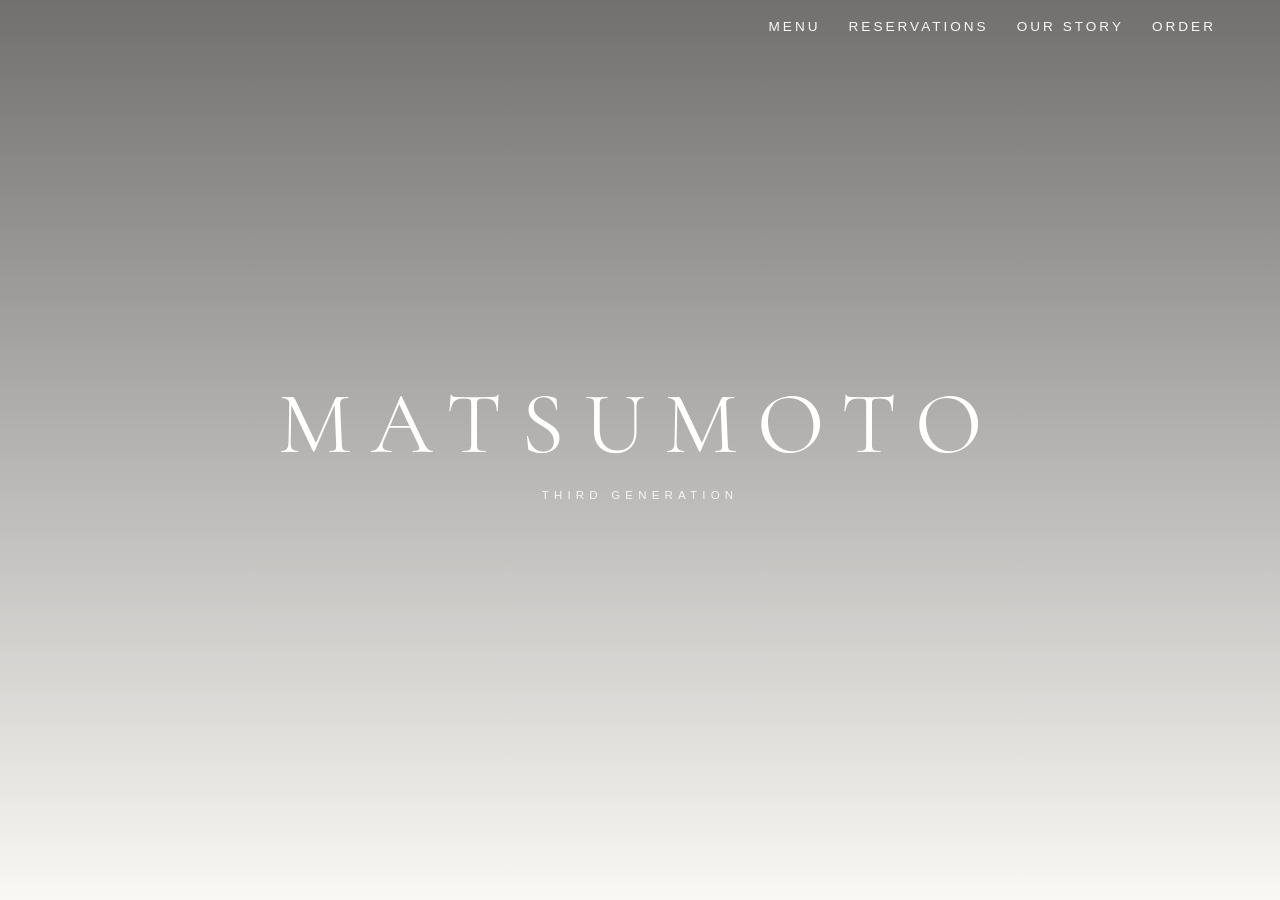
<file: index.html>
<!DOCTYPE html>
<html lang="en">

<head>
    <meta charset="UTF-8">
    <meta name="viewport" content="width=device-width, initial-scale=1.0">

    <link rel="preconnect" href="https://fonts.googleapis.com">
    <link rel="preconnect" href="https://fonts.gstatic.com" crossorigin>

    <link href="https://fonts.googleapis.com/css2?family=Cormorant+Garamond:wght@400&family=Inter:wght@300;400;500&display=swap" rel="stylesheet">
    <link rel="icon" type="image/png" href="assets/images/logo.png">

    <link rel="stylesheet" href="styles/globals.css">
    <link rel="stylesheet" href="styles/home.css">
    <title>Matsumoto</title>
</head>

<body>

    <main>
        <section class="hero">

            <header class="header">
                <nav class="navbar">
                    <a href="menu.html">MENU</a>
                    <a href="reservations.html">RESERVATIONS</a>
                    <a href="our-story.html">OUR STORY</a>
                    <a href="orders.html">ORDER</a>

                </nav>
            </header>

            <video
                autoplay
                loop
                muted
                playsinline
            >
                <source src="assets/videos/homepage-video.mp4" type="video/mp4">
            </video>

            <div class="hero-content">
                <h1>MATSUMOTO</h1>
                <p>THIRD GENERATION</p>
            </div>

        </section>

    </main>

</body>

</html>
</file>
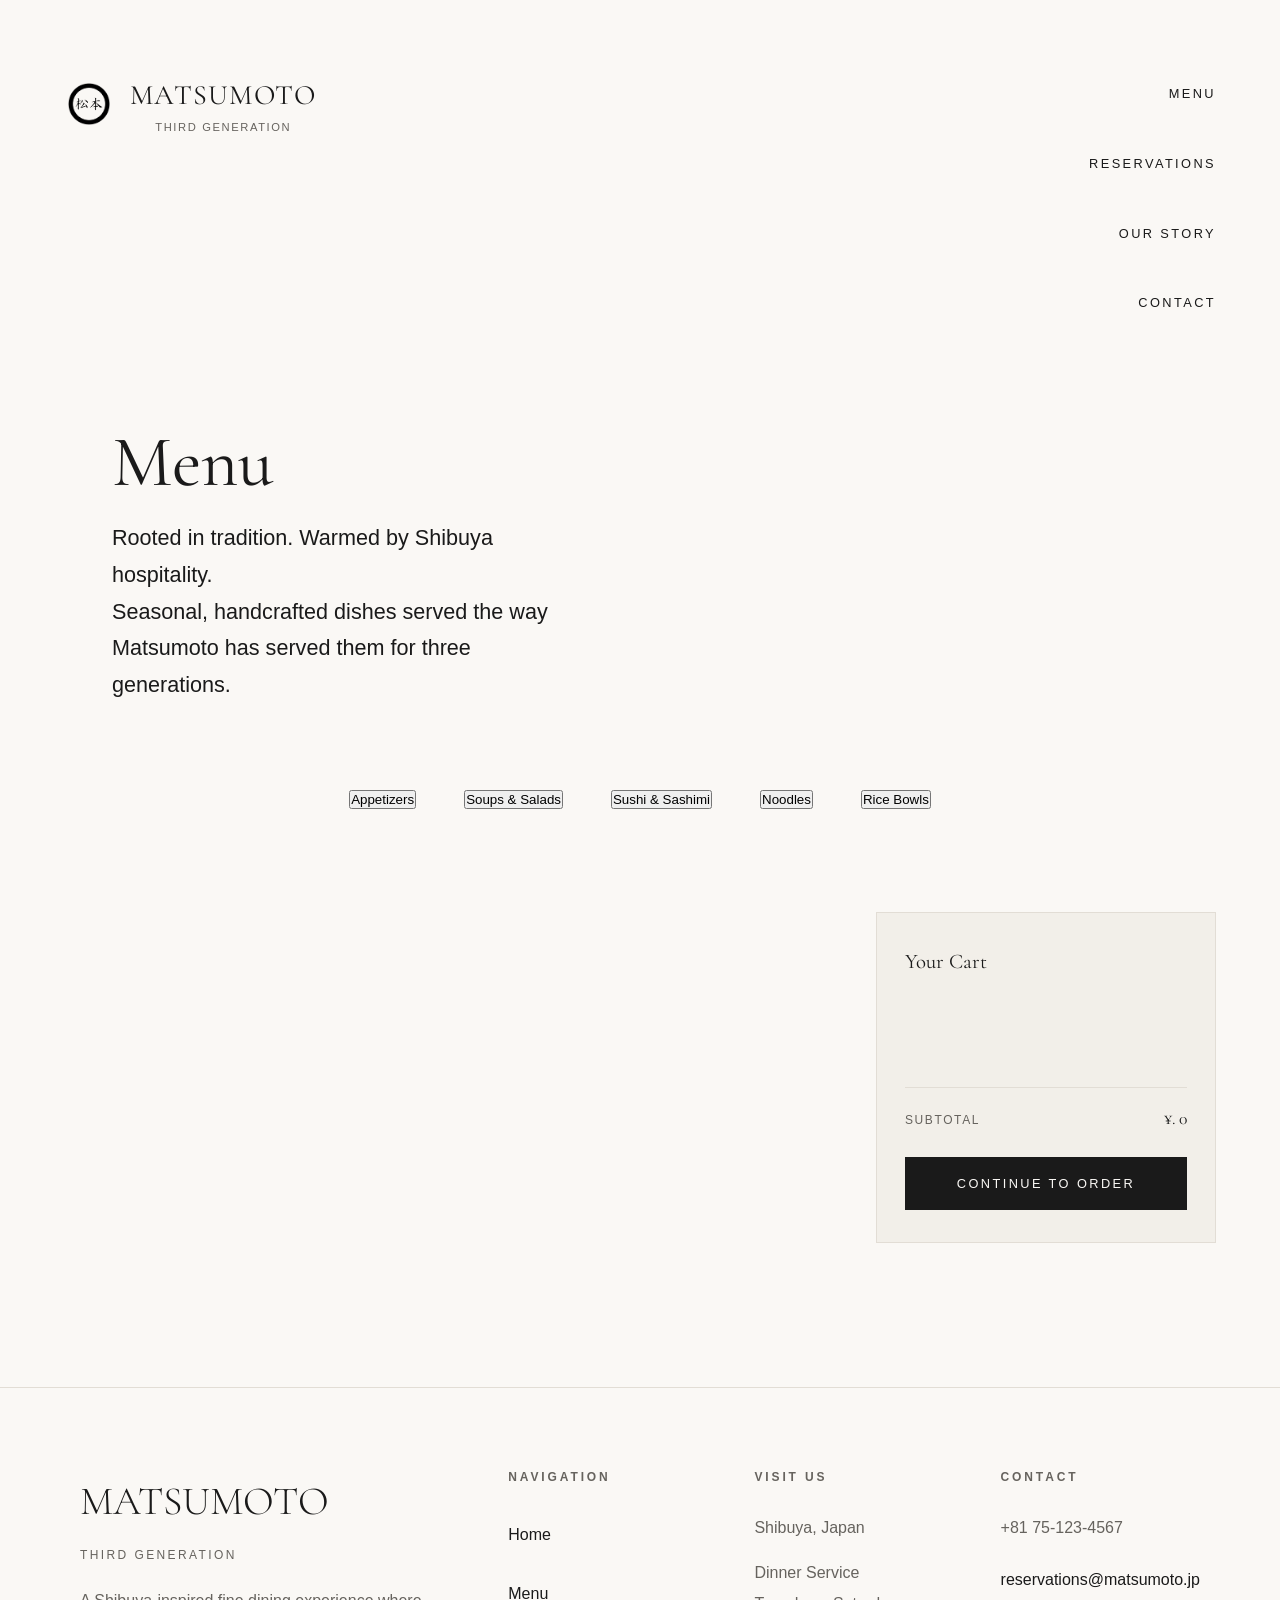
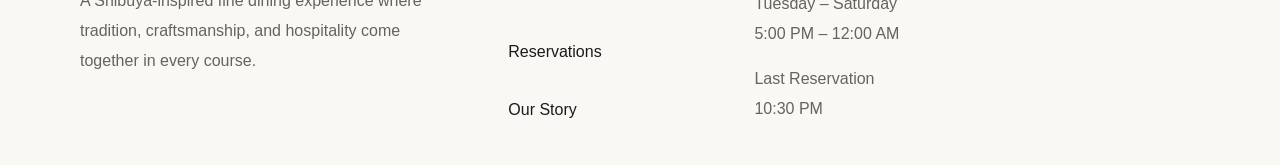
<file: menu.html>
<!DOCTYPE html>
<html lang="en">
<head>

    <meta charset="UTF-8">
    <meta name="viewport" content="width=device-width, initial-scale=1.0">
    <title>Menu | Matsumoto</title>
    <link rel="icon" type="image/png" href="assets/images/logo.png">

    <link rel="preconnect" href="https://fonts.googleapis.com">
    <link rel="preconnect" href="https://fonts.gstatic.com" crossorigin>
    <link href="https://fonts.googleapis.com/css2?family=Cormorant+Garamond:ital,wght@0,400;0,500;0,600;1,400&family=Fraunces:opsz,wght@9..144,340;9..144,350;9..144,600&family=Inter:wght@400;500;550;600&display=swap" rel="stylesheet">


    <link rel="stylesheet" href="styles/globals.css">
    <link rel="stylesheet" href="styles/components.css">
    <link rel="stylesheet" href="styles/menu.css">

</head>

<body>

    <header>
        <nav class="navbar">

            <a href="index.html" class="brand">
                <img src="assets/images/logo.png" alt="Matsumoto Logo" class="logo">
                <div>
                    <p class="brand-name">MATSUMOTO</p>
                    <p>Third Generation</p>
                </div>
            </a>

            <div class="nav-links">
                <a href="menu.html">MENU</a>
                <a href="reservations.html">RESERVATIONS</a>
                <a href="our-story.html">OUR STORY</a>
                <a href="#contact">CONTACT</a>
            </div>
        </nav>
    </header>

    <section class="hero">
        <div class="hero-content">
            <h1>Menu</h1>
            <p>
                Rooted in tradition. Warmed by Shibuya hospitality.
                <br>
                Seasonal, handcrafted dishes served the way Matsumoto has served them for three generations.
            </p>
        </div>
    </section>

    <!--suppress HtmlWrongAttributeValue -->
    <section class="menu-nav" role="tablist" aria-label="Menu categories">

        <button type="button" role="tab" id="tab-appetizers" aria-controls="appetizers" aria-selected="true" tabindex="0" class="active">Appetizers</button>
        <button type="button" role="tab" id="tab-soups-salads" aria-controls="soups-salads" aria-selected="false" tabindex="-1">Soups & Salads</button>
        <button type="button" role="tab" id="tab-sushi-sashimi" aria-controls="sushi-sashimi" aria-selected="false" tabindex="-1">Sushi & Sashimi</button>
        <button type="button" role="tab" id="tab-noodles" aria-controls="noodles" aria-selected="false" tabindex="-1">Noodles</button>
        <button type="button" role="tab" id="tab-rice-bowls" aria-controls="rice-bowls" aria-selected="false" tabindex="-1">Rice Bowls</button>

    </section>

    <main class="menu-layout">

        <section class="menu-categories">

            <div id="appetizers" class="active" role="tabpanel" aria-labelledby="tab-appetizers">
                <div class="placeholder">
                    <!-- I use js for food cards -->
                </div>
            </div>

            <div id="soups-salads" role="tabpanel" aria-labelledby="tab-soups-salads" hidden>
                <div class="placeholder">
                    <!-- I use js for food cards -->
                </div>
            </div>

            <div id="sushi-sashimi" role="tabpanel" aria-labelledby="tab-sushi-sashimi" hidden>
                <div class="placeholder">
                    <!-- I use js for food cards -->
                </div>
            </div>

            <div id="noodles" role="tabpanel" aria-labelledby="tab-noodles" hidden>
                <div class="placeholder">
                    <!-- I use js for food cards -->
                </div>
            </div>

            <div id="rice-bowls" role="tabpanel" aria-labelledby="tab-rice-bowls" hidden>
                <div class="placeholder">
                    <!-- I use js for food cards -->
                </div>
            </div>

        </section>

        <aside id="cart" class="cart" aria-label="Your order">
            <h2>Your Cart</h2>

            <div id="cart-items" aria-live="polite">
                <!-- Cart Items later with js -->
            </div>

            <div class="subtotal">
                <span>Subtotal</span>
                <span id="subtotal" aria-live="polite">¥. 0</span>
            </div>

            <a href="orders.html">
                Continue to Order
            </a>
        </aside>

    </main>

    <footer id="contact">

        <div class="footer">

            <div class="footer-brand">

                <h2>MATSUMOTO</h2>

                <p>

                    Third Generation

                </p>

                <p>

                    A Shibuya-inspired fine dining experience
                    where tradition, craftsmanship,
                    and hospitality come together
                    in every course.

                </p>

            </div>

            <div class="footer-navigation">

                <h3>Navigation</h3>

                <a href="index.html">Home</a>
                <a href="menu.html">Menu</a>
                <a href="reservations.html">Reservations</a>
                <a href="our-story.html">Our Story</a>

            </div>

            <div class="footer-visit">

                <h3>Visit Us</h3>

                <p>Shibuya, Japan</p>

                <p>

                    Dinner Service

                    <br>

                    Tuesday – Saturday

                    <br>

                    5:00 PM – 12:00 AM

                </p>

                <p>

                    Last Reservation

                    <br>

                    10:30 PM

                </p>

            </div>

            <div class="footer-contact">

                <h3>Contact</h3>

                <p>+81 75-123-4567</p>

                <a href="mailto:reservations@matsumoto.jp">

                    reservations@matsumoto.jp

                </a>

            </div>

        </div>

    </footer>

</body>
</html>
</file>
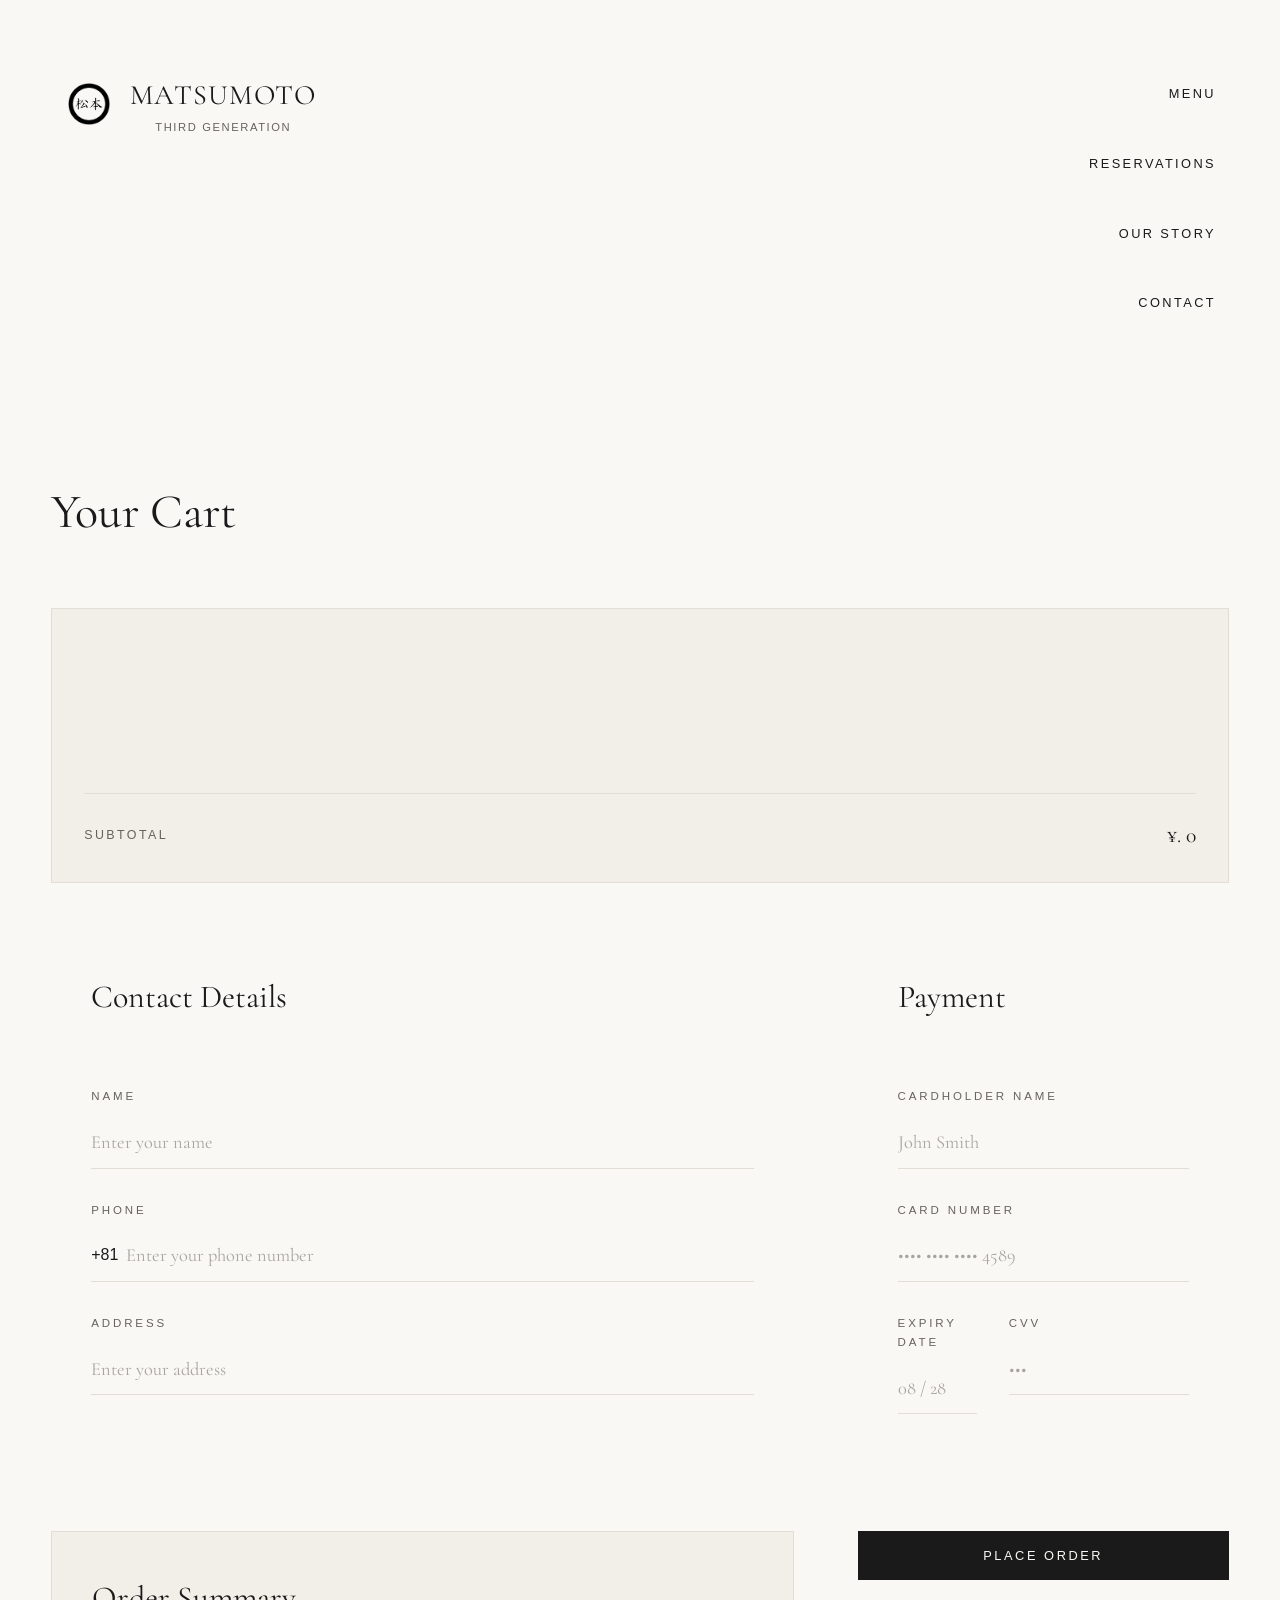
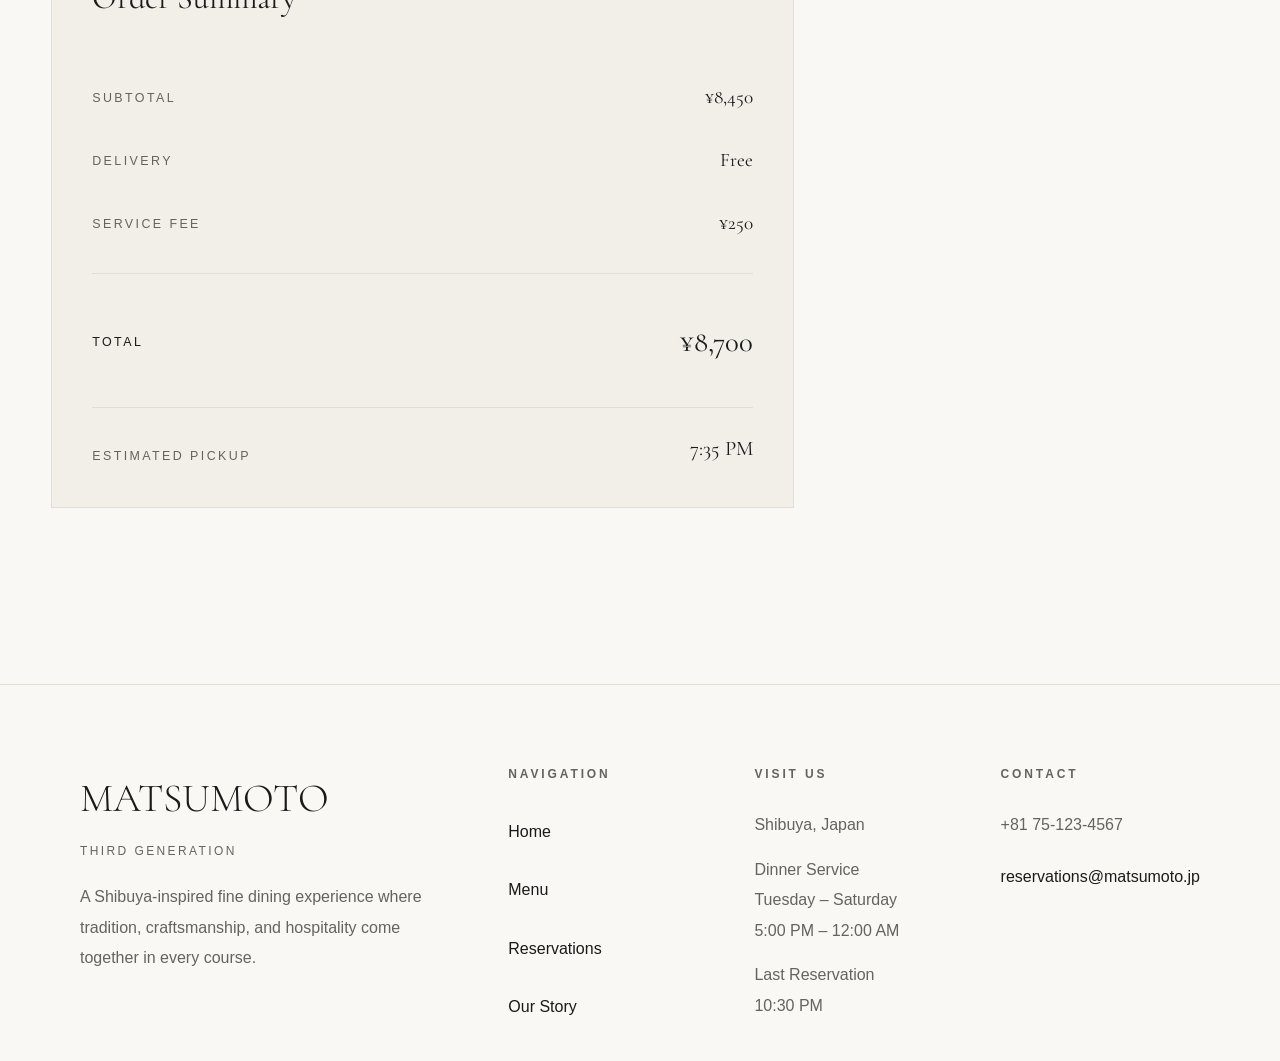
<file: orders.html>
<!DOCTYPE html>
<html lang="en">
<head>
    <meta charset="UTF-8">
    <title>Orders | Matsumoto</title>

    <link rel="icon" type="image/png" href="assets/images/logo.png">

    <link rel="stylesheet" href="styles/globals.css">
    <link rel="stylesheet" href="styles/components.css">
    <link rel="stylesheet" href="styles/orders.css">

    <link rel="preconnect" href="https://fonts.googleapis.com">
    <link rel="preconnect" href="https://fonts.gstatic.com" crossorigin>

    <link href="https://fonts.googleapis.com/css2?family=Cormorant+Garamond:ital,wght@0,400;0,500;0,600;1,400&family=Fraunces:opsz,wght@9..144,340;9..144,350;9..144,600&family=Inter:wght@400;500;550;600&display=swap" rel="stylesheet">

</head>

<body>

    <section class="hero">

        <header>

            <nav class="navbar">

                <a href="index.html" class="brand">

                    <img src="assets/images/logo.png" alt="Matsumoto Logo" class="logo">

                    <div>

                        <p class="brand-name">MATSUMOTO</p>
                        <p>Third Generation</p>

                    </div>

                </a>

                <div class="nav-links">

                    <a href="menu.html">MENU</a>
                    <a href="reservations.html">RESERVATIONS</a>
                    <a href="our-story.html">OUR STORY</a>
                    <a href="#contact">CONTACT</a>

                </div>

            </nav>

        </header>

    </section>

    <main class="contents">

        <div class="page-info">

            <h1>Your Cart</h1>

        </div>

        <section class="cart">

            <div id="cart-items">
            <!-- Cart Items later with js -->
            </div>

            <div class="subtotal">
                <span>Subtotal</span>
                <span id="subtotal">¥. 0</span>
            </div>

        </section>

        <form class="place-order">

            <section class="customer-info">

                <h2>Contact Details</h2>

                 <div class="info-group">

                     <label for="name">Name</label>
                     <input type="text" name="name" id="name" placeholder="Enter your name">

                 </div>

                <div class="info-group">

                    <label for="phone">Phone</label>
                    <div class="phone-input">
                        <span>+81</span>
                        <input type="tel" name="phone" id="phone" placeholder="Enter your phone number">
                    </div>
                </div>

                <div class="info-group">

                    <label for="address">Address</label>
                    <input type="text" name="address" id="address" placeholder="Enter your address">

                </div>

            </section>

            <section class="payment">

                <h2>Payment</h2>

                <div class="form-group">

                    <label for="cardholder-name">Cardholder Name</label>
                    <input id="cardholder-name" type="text" placeholder="John Smith">

                </div>

                <div class="form-group">

                    <label for ="card-number">Card Number</label>
                    <input id="card-number" type="text" placeholder="•••• •••• •••• 4589">

                </div>

                <div class="payment-row">

                    <div class="form-group">

                        <label for="expiry-date">Expiry Date</label>
                        <input id="expiry-date" type="text" placeholder="08 / 28">

                    </div>

                    <div class="form-group">

                        <label for="cvv">CVV</label>
                        <input id="cvv" type="password" placeholder="•••">

                    </div>

                </div>

            </section>

            <section class="order-summary">

                <h2>Order Summary</h2>

                <div class="summary-row">

                    <span>Subtotal</span>
                    <span id="order-subtotal">¥8,450</span>

                </div>

                <div class="summary-row">

                    <span>Delivery</span>
                    <span id="order-delivery">Free</span>

                </div>

                <div class="summary-row">

                    <span>Service Fee</span>
                    <span id="order-service-fee">¥250</span>

                </div>

                <hr>

                <div class="summary-row total">

                    <span>Total</span>
                    <span id="order-total">¥8,700</span>

                </div>

                <div class="summary-extra">

                    <p>Estimated Pickup</p>
                    <span id="pickup-time">7:35 PM</span>

                </div>

            </section>

            <button type = "submit" class="primary-button" id="confirm-order-btn">
                PLACE ORDER
            </button>
        </form>

    </main>

    <footer id="contact">

        <div class="footer">

            <div class="footer-brand">

                <h2>MATSUMOTO</h2>

                <p>

                    Third Generation

                </p>

                <p>

                    A Shibuya-inspired fine dining experience
                    where tradition, craftsmanship,
                    and hospitality come together
                    in every course.

                </p>

            </div>

            <div class="footer-navigation">

                <h3>Navigation</h3>

                <a href="index.html">Home</a>
                <a href="menu.html">Menu</a>
                <a href="reservations.html">Reservations</a>
                <a href="our-story.html">Our Story</a>

            </div>

            <div class="footer-visit">

                <h3>Visit Us</h3>

                <p>Shibuya, Japan</p>

                <p>

                    Dinner Service

                    <br>

                    Tuesday – Saturday

                    <br>

                    5:00 PM – 12:00 AM

                </p>

                <p>

                    Last Reservation

                    <br>

                    10:30 PM

                </p>

            </div>

            <div class="footer-contact">

                <h3>Contact</h3>

                <p>+81 75-123-4567</p>

                <a href="mailto:reservations@matsumoto.jp">

                    reservations@matsumoto.jp

                </a>

            </div>

        </div>

    </footer>

</body>
</html>
</file>
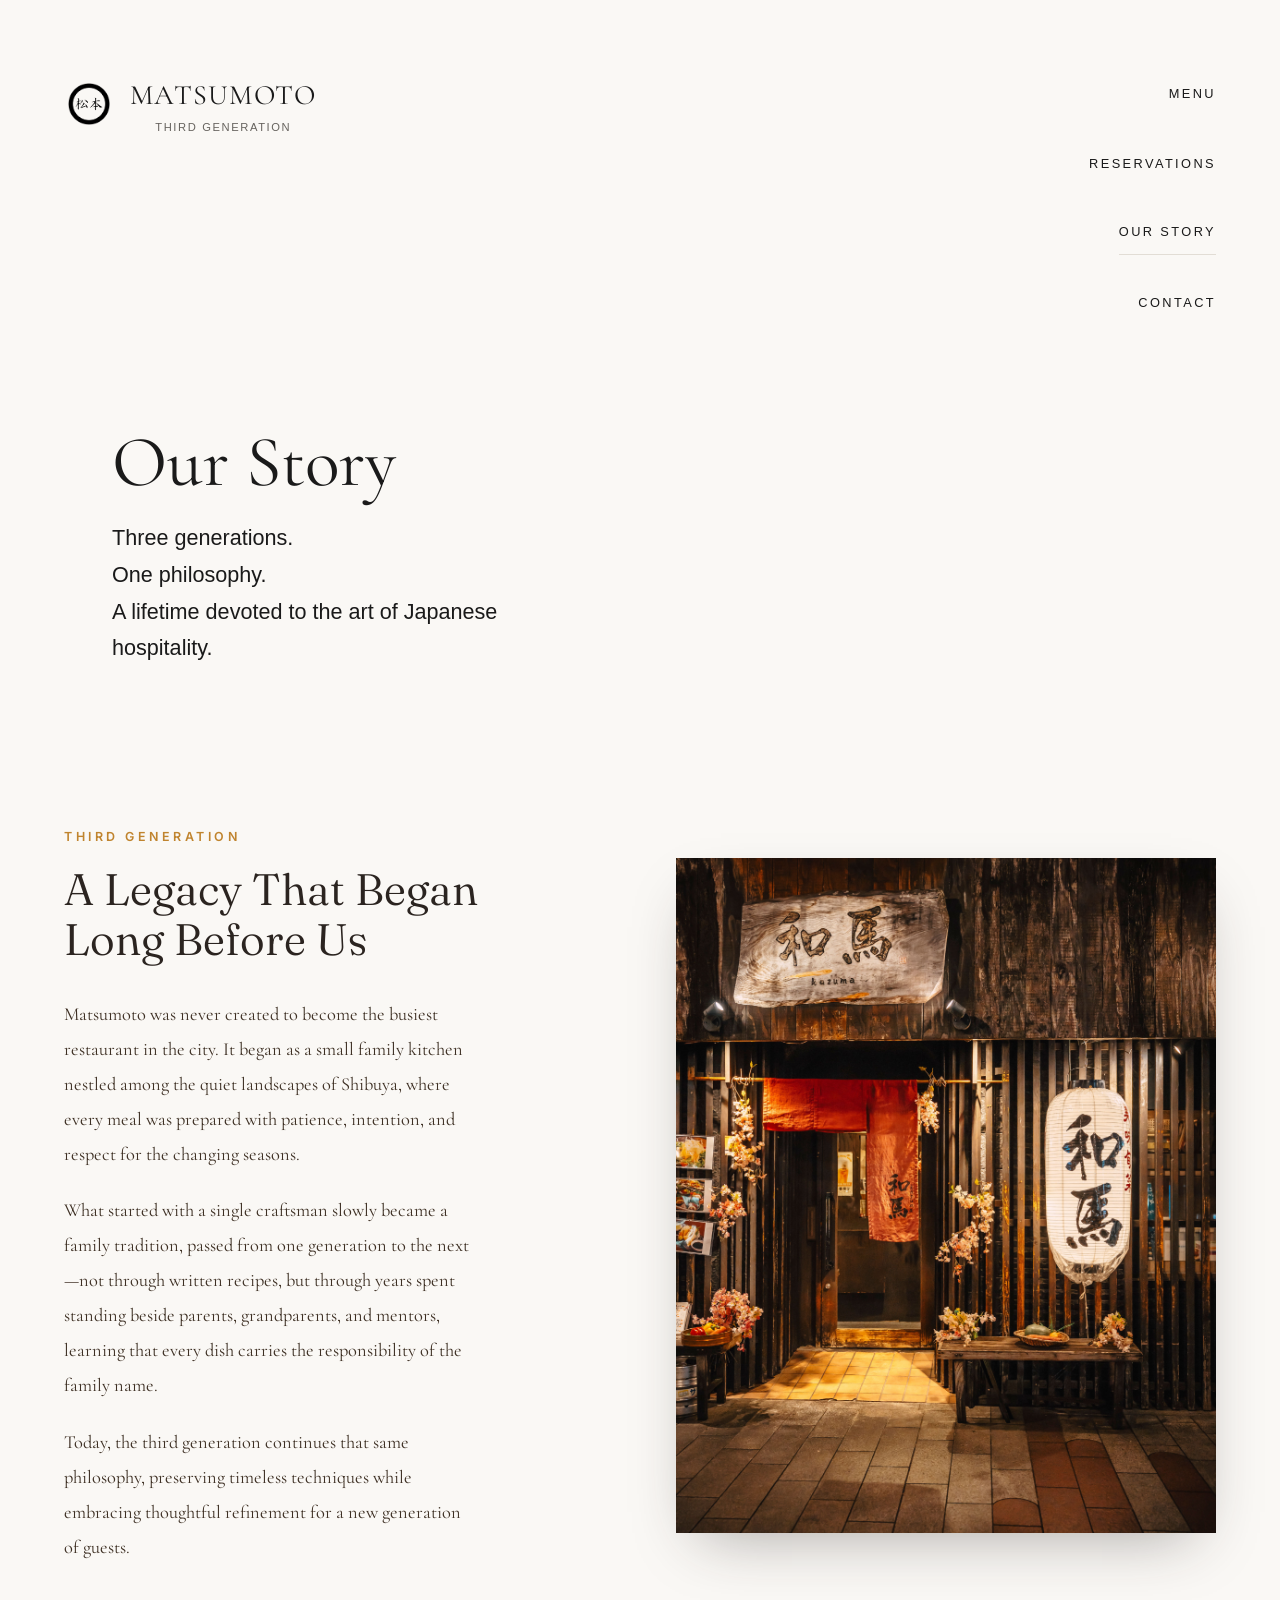
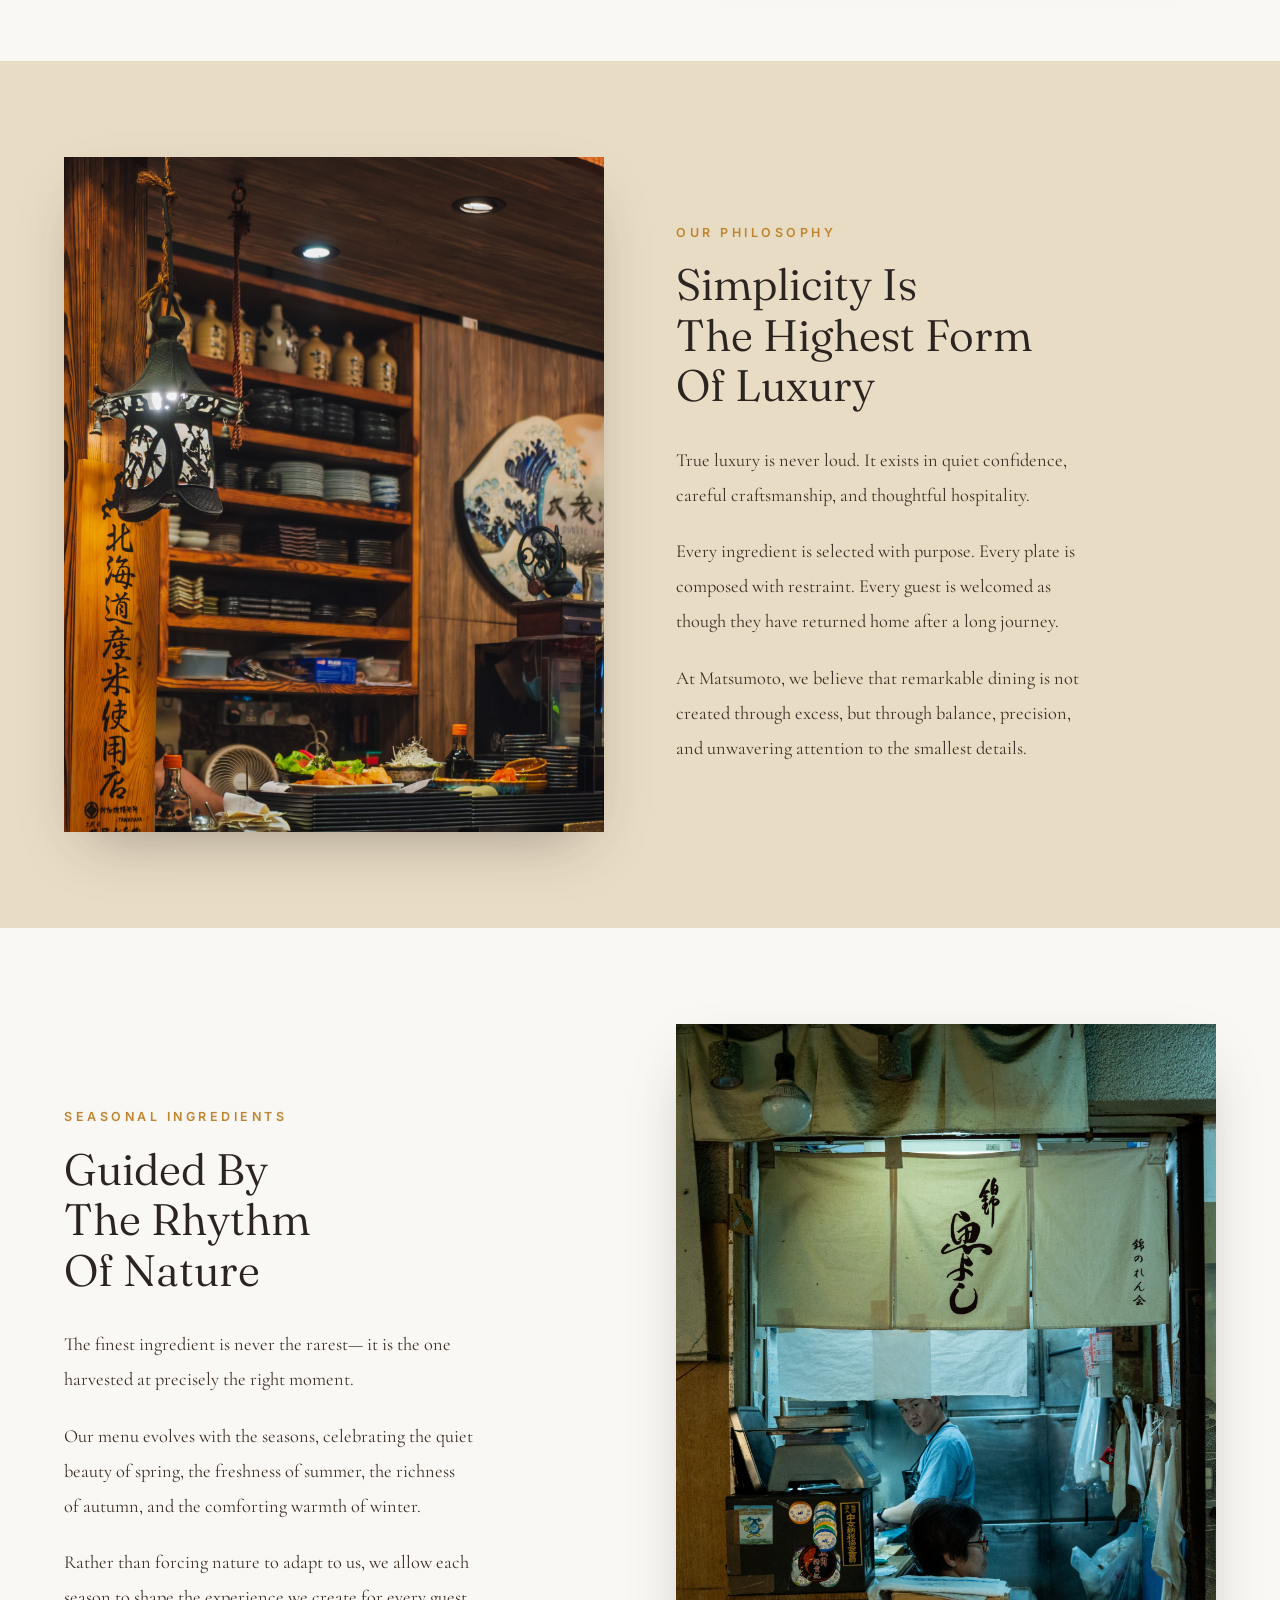
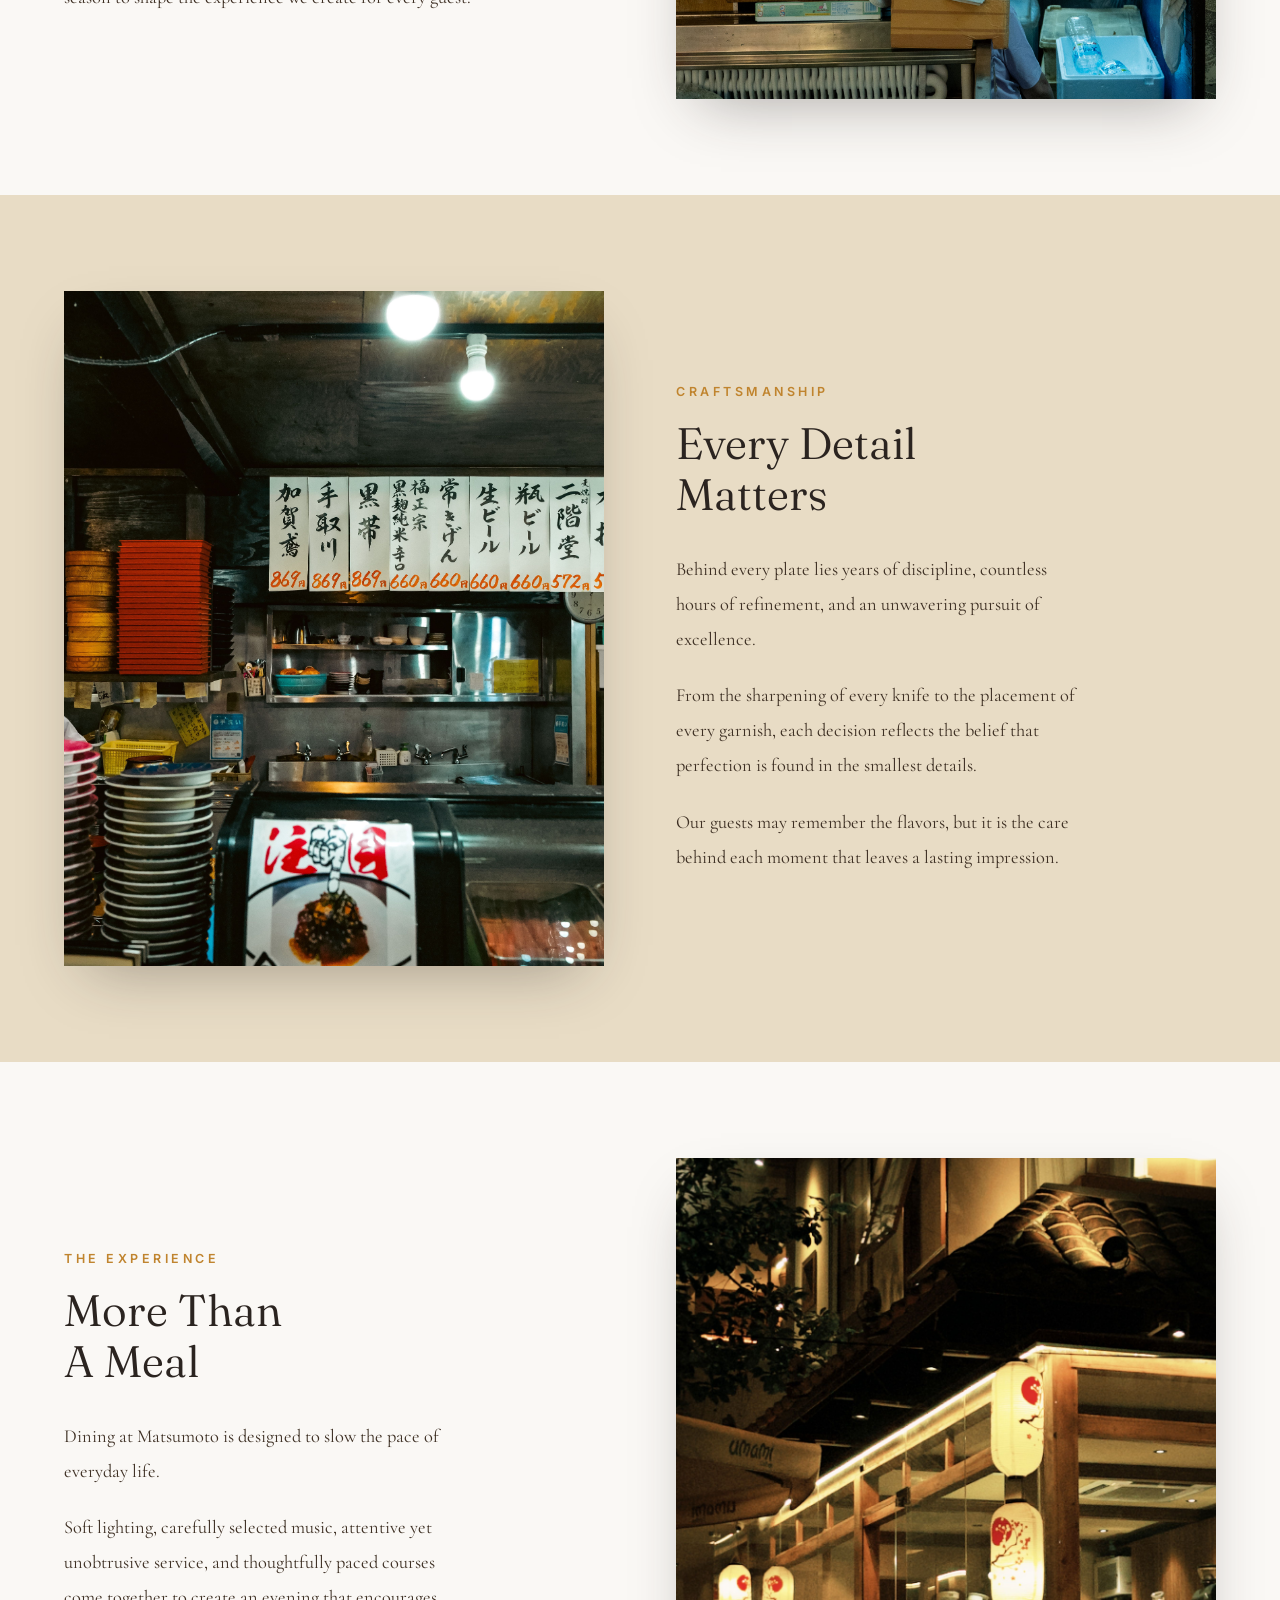
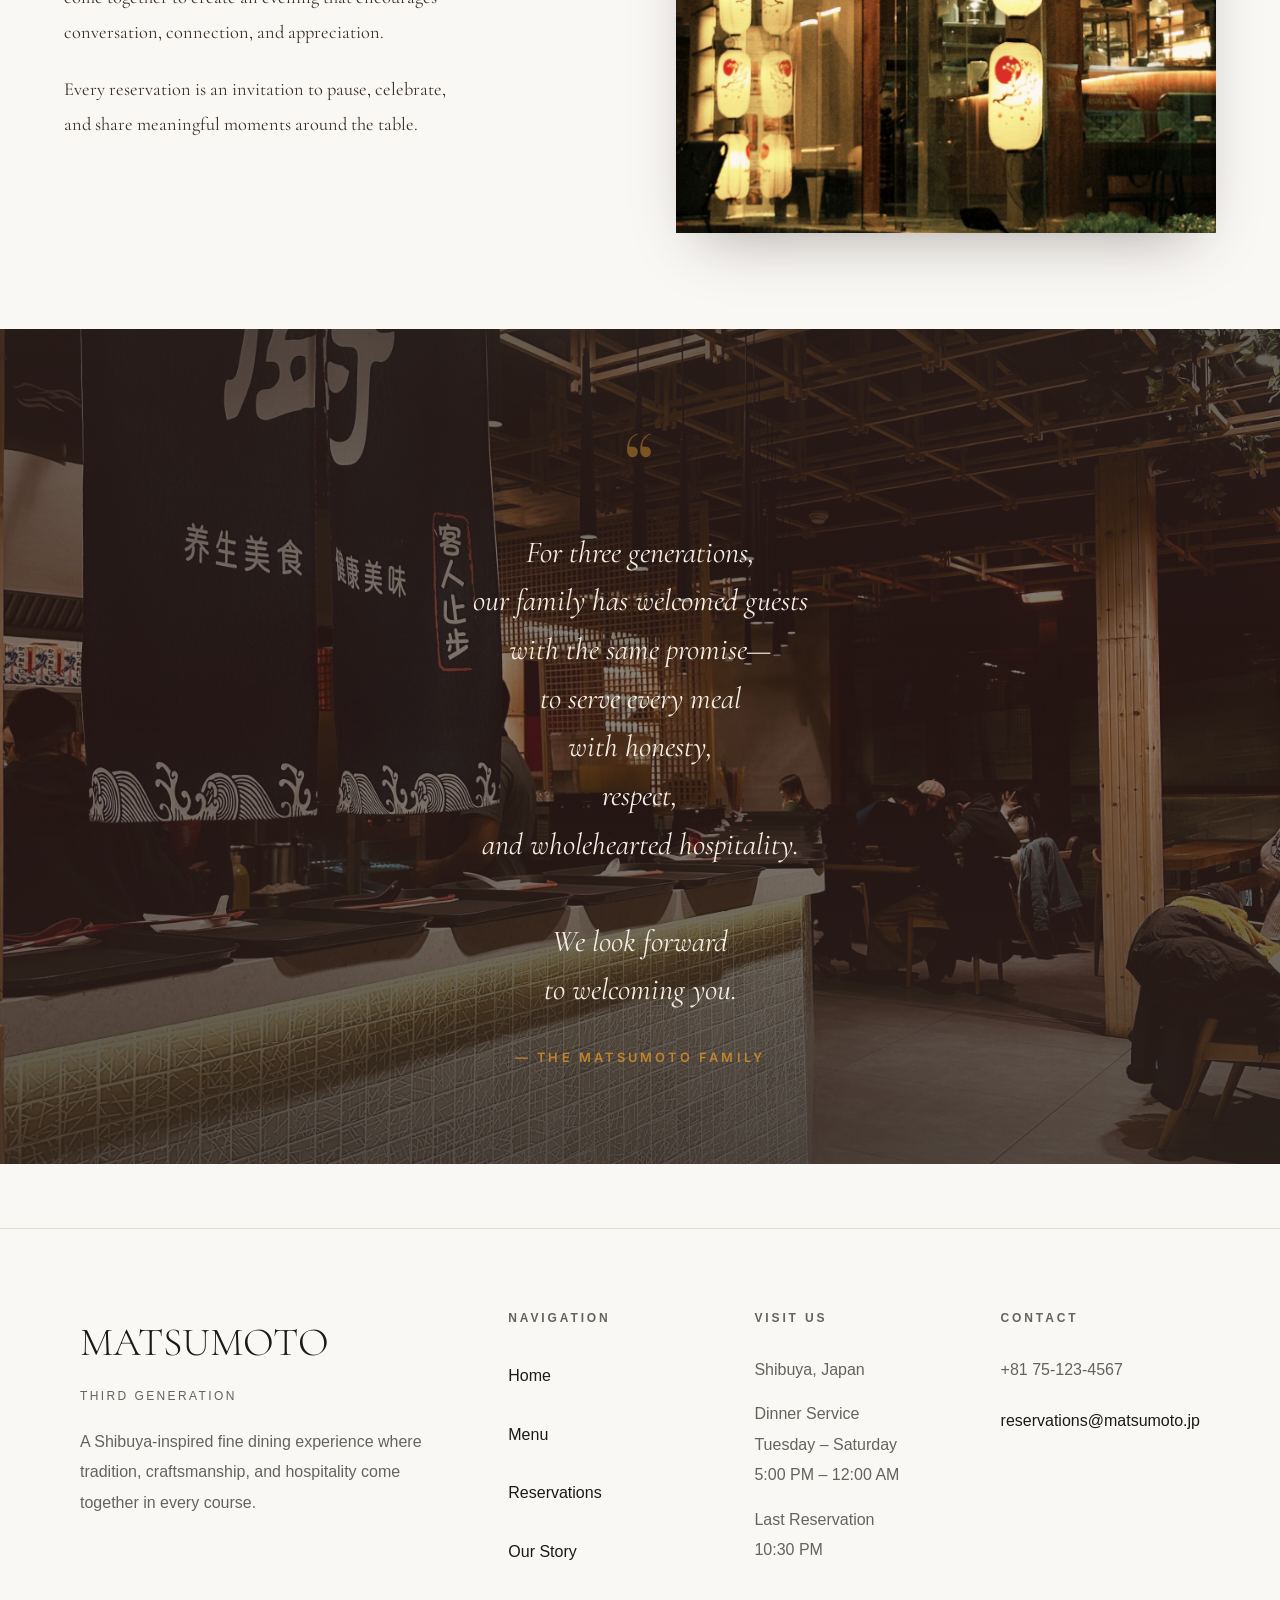
<file: our-story.html>
<!DOCTYPE html>
<html lang="en">

<head>

    <meta charset="UTF-8">
    <meta name="viewport" content="width=device-width, initial-scale=1.0">
    <title>Our Story | Matsumoto</title>

    <link rel="icon" type="image/png" href="assets/images/logo.png">

    <link rel="stylesheet" href="styles/globals.css">
    <link rel="stylesheet" href="styles/components.css">
    <link rel="stylesheet" href="styles/story.css">


    <link rel="preconnect" href="https://fonts.googleapis.com">
    <link rel="preconnect" href="https://fonts.gstatic.com" crossorigin>

    <link href="https://fonts.googleapis.com/css2?family=Cormorant+Garamond:ital,wght@0,400;0,500;0,600;1,400&family=Fraunces:opsz,wght@9..144,340;9..144,350;9..144,600&family=Inter:wght@400;500;550;600&display=swap" rel="stylesheet">


</head>

<body>

    <section class="hero">

        <header>

            <nav class="navbar">

                <a href="index.html" class="brand">

                    <img src="assets/images/logo.png" alt="Matsumoto Logo" class="logo">

                    <div>

                        <p class="brand-name">MATSUMOTO</p>
                        <p>Third Generation</p>

                    </div>

                </a>

                <div class="nav-links">

                    <a href="menu.html">MENU</a>
                    <a href="reservations.html">RESERVATIONS</a>
                    <a class="active" href="our-story.html">OUR STORY</a>
                    <a href="#contact">CONTACT</a>

                </div>

            </nav>

        </header>

        <div class="hero-content">

            <h1>Our Story</h1>

            <p>

                Three generations.
                <br>
                One philosophy.
                <br>
                A lifetime devoted to the art of Japanese hospitality.

            </p>

        </div>

    </section>

    <main>

        <section class="legacy">

            <div class="story-row">

                <div class="story-text">

                    <div class="section-heading">

                        <p>THIRD GENERATION</p>

                        <h2>
                            A Legacy That Began
                            <br>
                            Long Before Us
                        </h2>

                    </div>

                    <div class="section-content">

                        <p>

                            Matsumoto was never created to become the busiest restaurant
                            in the city. It began as a small family kitchen nestled among
                            the quiet landscapes of Shibuya, where every meal was
                            prepared with patience, intention, and respect for the
                            changing seasons.

                        </p>

                        <p>

                            What started with a single craftsman slowly became a family
                            tradition, passed from one generation to the next—not through
                            written recipes, but through years spent standing beside
                            parents, grandparents, and mentors, learning that every dish
                            carries the responsibility of the family name.

                        </p>

                        <p>

                            Today, the third generation continues that same philosophy,
                            preserving timeless techniques while embracing thoughtful
                            refinement for a new generation of guests.

                        </p>

                    </div>

                </div>

                <figure class="story-media">
                    <img src="assets/images/story-images/story-image-5.jpg" alt="A weathered wooden storefront with a hand-carved sign, a red noren curtain, and a glowing paper lantern beside cherry blossoms">
                </figure>

            </div>

        </section>

        <section class="philosophy">

            <div class="story-row">

                <div class="story-text">

                    <div class="section-heading">

                        <p>OUR PHILOSOPHY</p>

                        <h2>
                            Simplicity Is
                            <br>
                            The Highest Form
                            <br>
                            Of Luxury
                        </h2>

                    </div>

                    <div class="section-content">

                        <p>

                            True luxury is never loud.
                            It exists in quiet confidence,
                            careful craftsmanship,
                            and thoughtful hospitality.

                        </p>

                        <p>

                            Every ingredient is selected with purpose.
                            Every plate is composed with restraint.
                            Every guest is welcomed as though they have
                            returned home after a long journey.

                        </p>

                        <p>

                            At Matsumoto, we believe that remarkable dining
                            is not created through excess, but through
                            balance, precision, and unwavering attention
                            to the smallest details.

                        </p>

                    </div>

                </div>

                <figure class="story-media">
                    <img src="assets/images/story-images/story-image-6.jpg" alt="Wooden shelves lined with stacked ceramic plates and sake jugs beneath a hanging iron lantern">
                </figure>

            </div>

        </section>

        <section class="ingredients">

            <div class="story-row">

                <div class="story-text">

                    <div class="section-heading">

                        <p>SEASONAL INGREDIENTS</p>

                        <h2>
                            Guided By
                            <br>
                            The Rhythm
                            <br>
                            Of Nature
                        </h2>

                    </div>

                    <div class="section-content">

                        <p>

                            The finest ingredient is never the rarest—
                            it is the one harvested at precisely the
                            right moment.

                        </p>

                        <p>

                            Our menu evolves with the seasons,
                            celebrating the quiet beauty of spring,
                            the freshness of summer,
                            the richness of autumn,
                            and the comforting warmth of winter.

                        </p>

                        <p>

                            Rather than forcing nature to adapt to us,
                            we allow each season to shape the experience
                            we create for every guest.

                        </p>

                    </div>

                </div>

                <figure class="story-media">
                    <img src="assets/images/story-images/story-image-2.jpg" alt="A cook at a stainless steel counter beneath hand-lettered fabric signs in a small kitchen stall">
                </figure>

            </div>

        </section>

        <section class="craftsmanship">

            <div class="story-row">

                <div class="story-text">

                    <div class="section-heading">

                        <p>CRAFTSMANSHIP</p>

                        <h2>
                            Every Detail
                            <br>
                            Matters
                        </h2>

                    </div>

                    <div class="section-content">

                        <p>

                            Behind every plate lies years of discipline,
                            countless hours of refinement,
                            and an unwavering pursuit of excellence.

                        </p>

                        <p>

                            From the sharpening of every knife
                            to the placement of every garnish,
                            each decision reflects the belief that
                            perfection is found in the smallest details.

                        </p>

                        <p>

                            Our guests may remember the flavors,
                            but it is the care behind each moment
                            that leaves a lasting impression.

                        </p>

                    </div>

                </div>

                <figure class="story-media">
                    <img src="assets/images/story-images/story-image-4.jpg" alt="A chef at work beneath hand-written menu boards, with stacks of lacquered trays and plates nearby">
                </figure>

            </div>

        </section>

        <section class="experience">

            <div class="story-row">

                <div class="story-text">

                    <div class="section-heading">

                        <p>THE EXPERIENCE</p>

                        <h2>
                            More Than
                            <br>
                            A Meal
                        </h2>

                    </div>

                    <div class="section-content">

                        <p>

                            Dining at Matsumoto is designed to slow
                            the pace of everyday life.

                        </p>

                        <p>

                            Soft lighting,
                            carefully selected music,
                            attentive yet unobtrusive service,
                            and thoughtfully paced courses
                            come together to create an evening
                            that encourages conversation,
                            connection,
                            and appreciation.

                        </p>

                        <p>

                            Every reservation is an invitation
                            to pause,
                            celebrate,
                            and share meaningful moments
                            around the table.

                        </p>

                    </div>

                </div>

                <figure class="story-media">
                    <img src="assets/images/story-images/story-image-3.jpg" alt="Paper lanterns glowing at a restaurant entrance framed by wood beams and greenery at night">
                </figure>

            </div>

        </section>


        <section class="family-message">

            <div class="family-message-inner">

                <blockquote>

                    For three generations,
                    <br>
                    our family has welcomed guests
                    <br>
                    with the same promise—
                    <br>
                    to serve every meal
                    <br>
                    with honesty,
                    <br>
                    respect,
                    <br>
                    and wholehearted hospitality.
                    <br><br>
                    We look forward
                    <br>
                    to welcoming you.

                </blockquote>

                <h3>

                    — The Matsumoto Family

                </h3>

            </div>

        </section>

    </main>


    <footer id="contact">

        <div class="footer">

            <div class="footer-brand">

                <h2>MATSUMOTO</h2>

                <p>

                    Third Generation

                </p>

                <p>

                    A Shibuya-inspired fine dining experience
                    where tradition, craftsmanship,
                    and hospitality come together
                    in every course.

                </p>

            </div>

            <div class="footer-navigation">

                <h3>Navigation</h3>

                <a href="index.html">Home</a>
                <a href="menu.html">Menu</a>
                <a href="reservations.html">Reservations</a>
                <a href="our-story.html">Our Story</a>

            </div>

            <div class="footer-visit">

                <h3>Visit Us</h3>

                <p>Shibuya, Japan</p>

                <p>

                    Dinner Service

                    <br>

                    Tuesday – Saturday

                    <br>

                    5:00 PM – 12:00 AM

                </p>

                <p>

                    Last Reservation

                    <br>

                    10:30 PM

                </p>

            </div>

            <div class="footer-contact">

                <h3>Contact</h3>

                <p>+81 75-123-4567</p>

                <a href="mailto:reservations@matsumoto.jp">

                    reservations@matsumoto.jp

                </a>


            </div>

        </div>

    </footer>

</body>

</html>
</file>
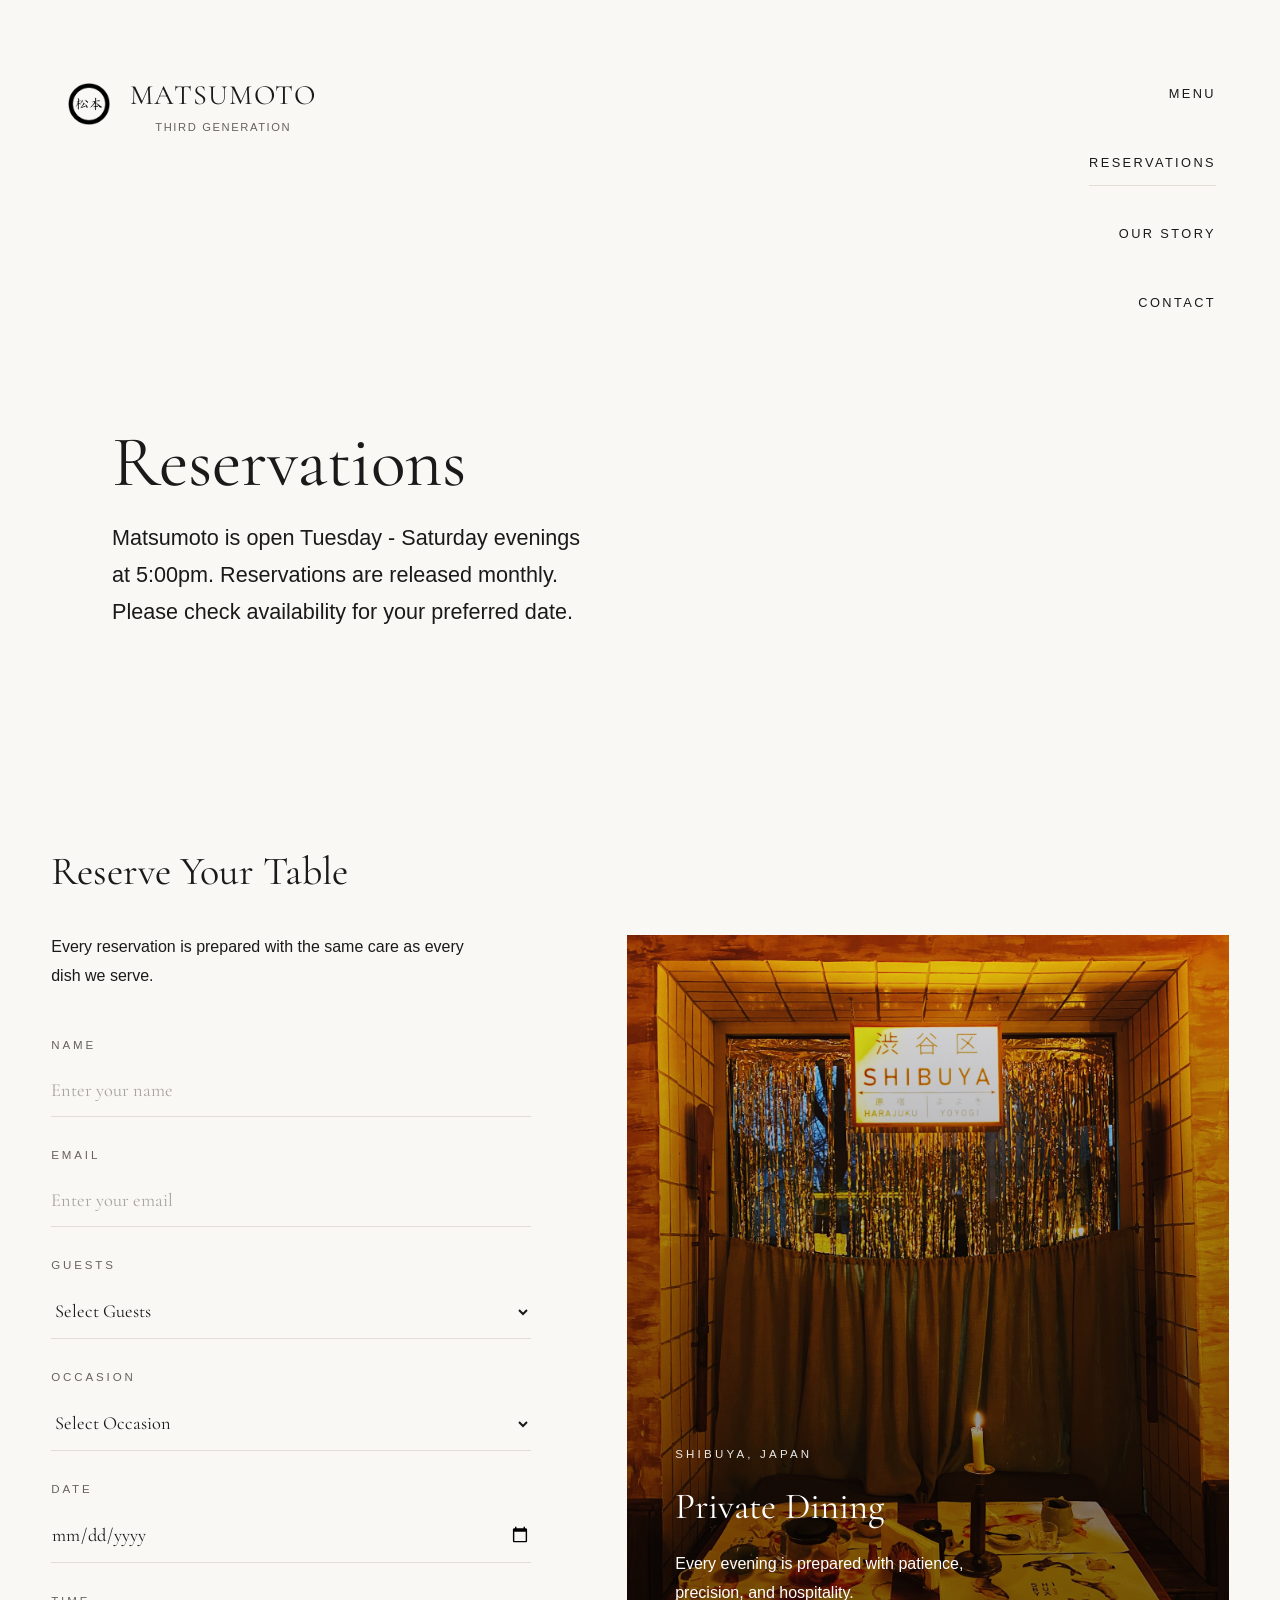
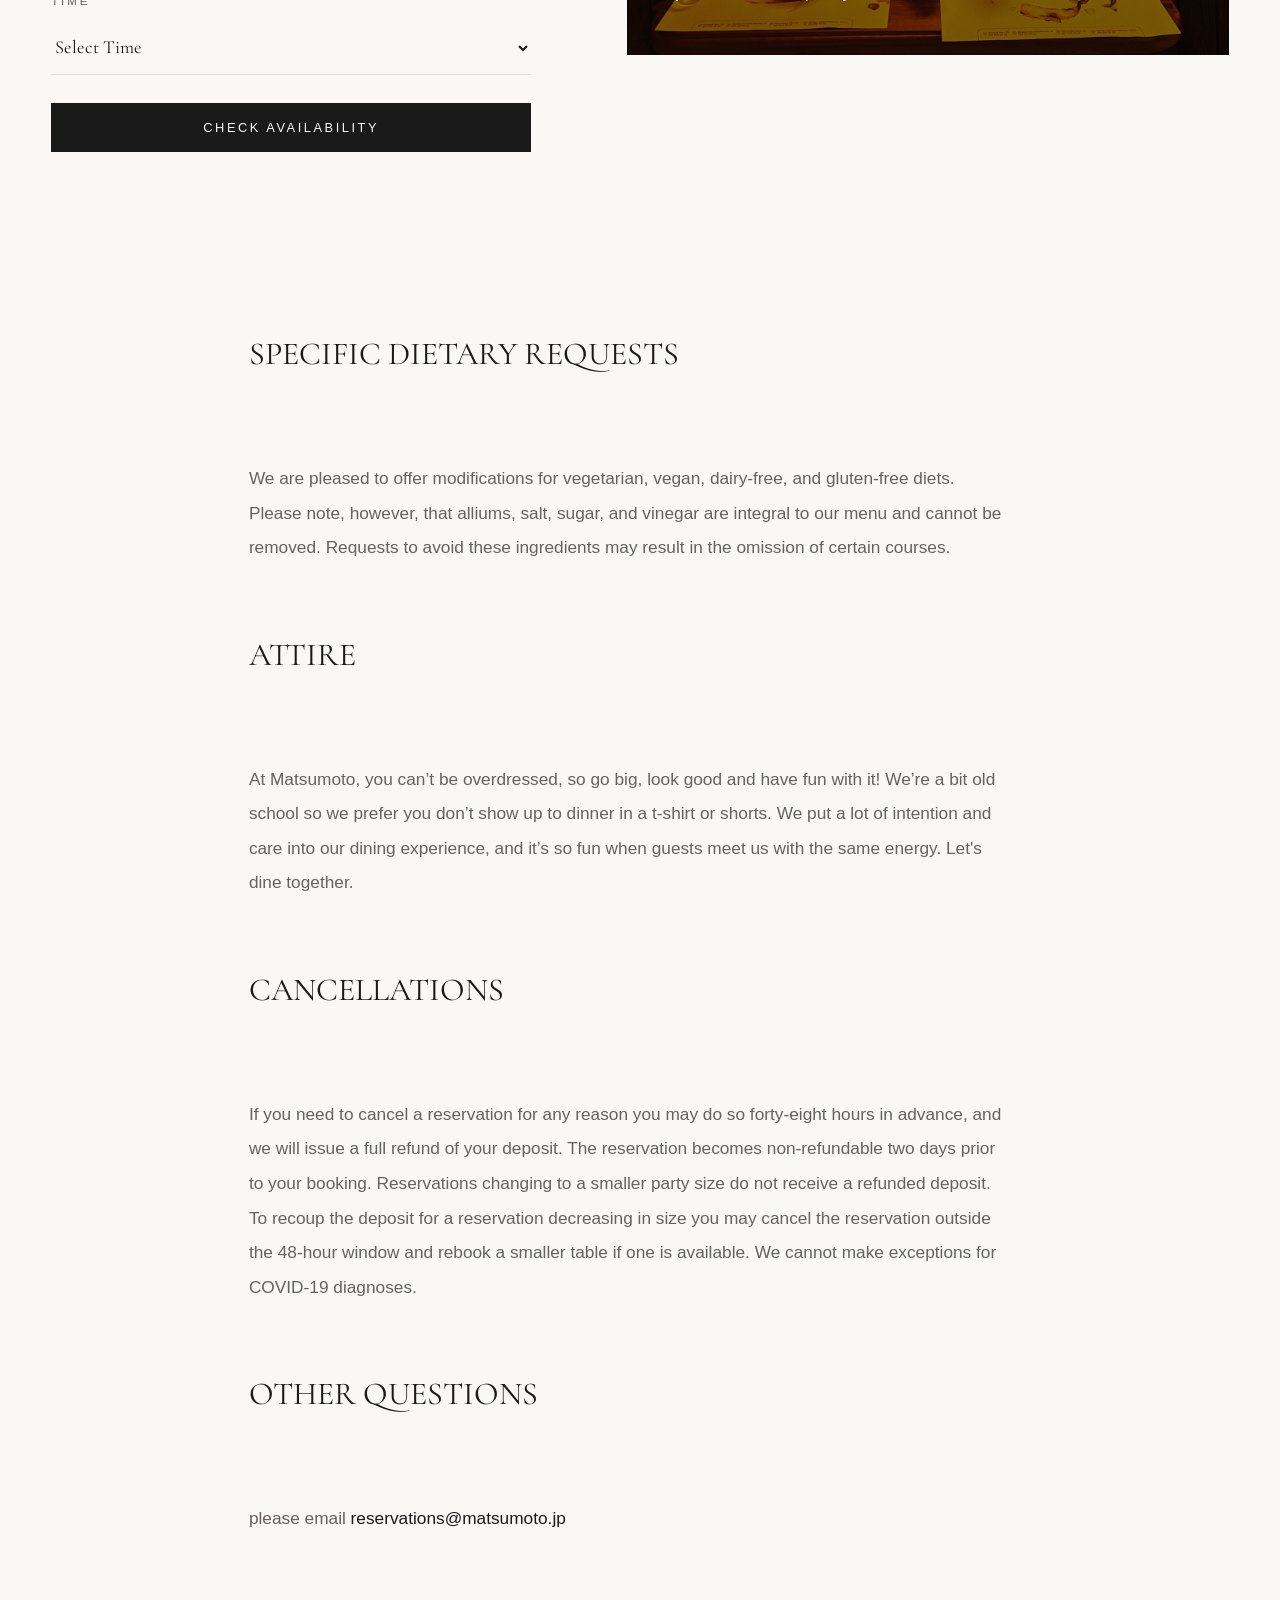
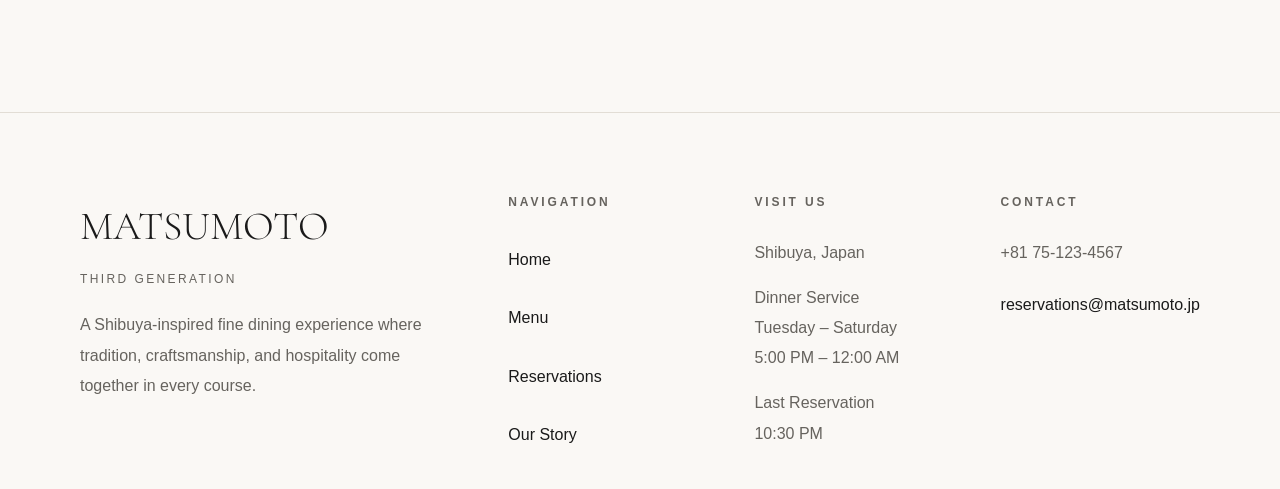
<file: reservations.html>
<!DOCTYPE html>
<html lang="en">
<head>

    <meta charset="UTF-8">
    <meta name="viewport" content="width=device-width, initial-scale=1.0">
    <title>Reservations | Matsumoto</title>
    <link rel="icon" type="image/png" href="assets/images/logo.png">

    <link rel="stylesheet" href="styles/globals.css">
    <link rel="stylesheet" href="styles/components.css">
    <link rel="stylesheet" href="styles/reservations.css">

    <link rel="preconnect" href="https://fonts.googleapis.com">
    <link rel="preconnect" href="https://fonts.gstatic.com" crossorigin>

    <link href="https://fonts.googleapis.com/css2?family=Cormorant+Garamond:ital,wght@0,400;0,500;0,600;1,400&family=Fraunces:opsz,wght@9..144,340;9..144,350;9..144,600&family=Inter:wght@400;500;550;600&display=swap" rel="stylesheet">

</head>

<body>
    <section class="hero">

        <header>

            <nav class="navbar">

                <a href="index.html" class="brand">
                    <img src="assets/images/logo.png" alt="Matsumoto Logo" class="logo">

                    <div>

                        <p class="brand-name">MATSUMOTO</p>
                        <p>Third Generation</p>

                    </div>
                </a>

                <div class="nav-links">

                    <a href="menu.html">MENU</a>
                    <a class="active" href="reservations.html">RESERVATIONS</a>
                    <a href="our-story.html">OUR STORY</a>
                    <a href="#contact">CONTACT</a>

                </div>


            </nav>

        </header>

        <div class="hero-content">

            <h1>Reservations</h1>
            <p>Matsumoto is open Tuesday - Saturday evenings at 5:00pm. Reservations are released monthly. Please check availability for your preferred date.</p>

        </div>

    </section>

    <main class="contents">

        <section class="reservation-section">

            <form class="reservation-form">

                <h2>Reserve Your Table</h2>
                <p>Every reservation is prepared with the same care as every dish we serve.</p>

                <div class="name" aria-required="true">

                    <label for="name">Name</label>
                    <input type="text" name="name" id="name" placeholder="Enter your name" required>

                </div>

                <div class="email">

                    <label for="email">Email</label>
                    <input type="email" name="email" id="email" placeholder="Enter your email" required autocomplete="email">

                </div>

                <div class="guests">

                    <label for="guests">Guests</label>

                    <select id="guests" name="guests" required>

                        <option value="" selected disabled>Select Guests</option>
                        <option value="1">1 Guest</option>
                        <option value="2">2 Guests</option>
                        <option value="3">3 Guests</option>
                        <option value="4">4 Guests</option>
                        <option value="5">5 Guests</option>
                        <option value="6">6 Guests</option>
                        <option value="7">7 Guests</option>
                        <option value="8">8 Guests</option>
                        <option value="9+">9+ Guests (Contact Us)</option>

                    </select>

                </div>

                <div class="occasion">

                    <label for="occasion">Occasion</label>

                    <select id="occasion" name="occasion" required>

                        <option value="" selected disabled>Select Occasion</option>
                        <option value="anniversary">Anniversary</option>
                        <option value="date-night">Date Night</option>
                        <option value="celebration">Celebration</option>
                        <option value="business-meeting">Business Meeting</option>
                        <option value="other">Other</option>

                    </select>

                    <div id="other-occasion" hidden>

                        <label for="other">

                            Please Specify

                        </label>

                        <input
                            type="text"
                            id="other"
                            placeholder="Tell us about the occasion"
                        >

                    </div>

                </div>

                <div class="date">

                    <label for="date">Date</label>

                    <input
                        type="date"
                        id="date"
                        name="date"
                        required
                    >
                </div>

                <div class="time">

                    <label for="time">Time</label>

                        <select id="time" name="time" required>

                            <option value="" selected disabled>
                                Select Time

                            </option>

                            <option>5:00 PM</option>
                            <option>5:30 PM</option>
                            <option>6:00 PM</option>
                            <option>6:30 PM</option>
                            <option>7:00 PM</option>
                            <option>7:30 PM</option>
                            <option>8:00 PM</option>
                            <option>8:30 PM</option>
                            <option>9:00 PM</option>
                            <option>9:30 PM</option>
                            <option>10:00 PM</option>
                            <option>10:30 PM</option>

                        </select>

                </div>

                <button type="submit" class="primary-button" id="reserve-button">
                    CHECK AVAILABILITY
                </button>

            </form>

            <figure class="reservation-image">

                <img src="assets/images/reservation-images/reservation.jpg"
                     alt="Private dining at Matsumoto">

                <figcaption>

                    <span>Shibuya, Japan</span>

                    <h3>Private Dining</h3>

                    <p>
                        Every evening is prepared with patience,
                        precision, and hospitality.
                    </p>

                </figcaption>

            </figure>


        </section>

        <section class="reservation-policies">

            <div class="policies">

                <h2>SPECIFIC DIETARY REQUESTS</h2>
                <p>
                    We are pleased to offer modifications for vegetarian, vegan, dairy-free, and gluten-free diets. Please note, however, that alliums, salt, sugar, and vinegar are integral to our menu and cannot be removed. Requests to avoid these ingredients may result in the omission of certain courses.
                </p>

                <h2>ATTIRE</h2>
                <p>
                    At Matsumoto, you can’t be overdressed, so go big, look good and have fun with it! We’re a bit old school so we prefer you don’t show up to dinner in a t-shirt or shorts. We put a lot of intention and care into our dining experience, and it’s so fun when guests meet us with the same energy. Let's dine together.
                </p>

                <h2>CANCELLATIONS</h2>
                <p>
                    If you need to cancel a reservation for any reason you may do so forty-eight hours in advance, and we will issue a full refund of your deposit. The reservation becomes non-refundable two days prior to your booking. Reservations changing to a smaller party size do not receive a refunded deposit. To recoup the deposit for a reservation decreasing in size you may cancel the reservation outside the 48-hour window and rebook a smaller table if one is available. We cannot make exceptions for COVID-19 diagnoses.
                </p>

                <h2>OTHER QUESTIONS</h2>
                <p>
                    please email
                    <a href="mailto:reservations@matsumoto.jp">
                        reservations@matsumoto.jp
                    </a>
                </p>
            </div>

        </section>
    </main>


    <footer id="contact">

        <div class="footer">

            <div class="footer-brand">

                <h2>MATSUMOTO</h2>

                <p>

                    Third Generation

                </p>

                <p>

                    A Shibuya-inspired fine dining experience
                    where tradition, craftsmanship,
                    and hospitality come together
                    in every course.

                </p>

            </div>

            <div class="footer-navigation">

                <h3>Navigation</h3>

                <a href="index.html">Home</a>
                <a href="menu.html">Menu</a>
                <a href="reservations.html">Reservations</a>
                <a href="our-story.html">Our Story</a>

            </div>

            <div class="footer-visit">

                <h3>Visit Us</h3>

                <p>Shibuya, Japan</p>

                <p>

                    Dinner Service

                    <br>

                    Tuesday – Saturday

                    <br>

                    5:00 PM – 12:00 AM

                </p>

                <p>

                    Last Reservation

                    <br>

                    10:30 PM

                </p>

            </div>

            <div class="footer-contact">

                <h3>Contact</h3>

                <p>+81 75-123-4567</p>

                <a href="mailto:reservations@matsumoto.jp">

                    reservations@matsumoto.jp

                </a>

            </div>

        </div>

    </footer>
</body>
</html>
</file>
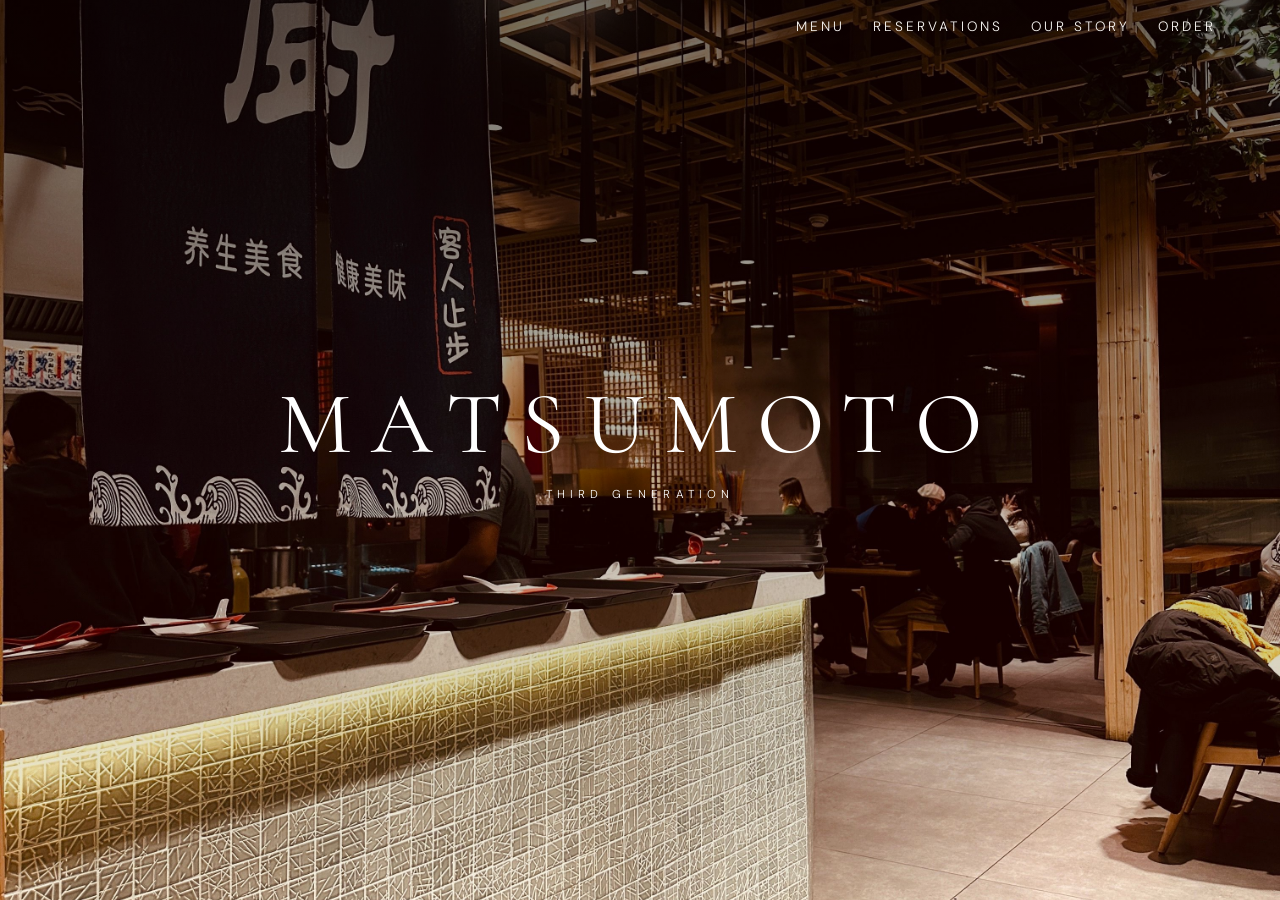
<file: templates/home.html>
<!DOCTYPE html>
<html lang="en">

<head>
    <meta charset="UTF-8">
    <meta name="viewport" content="width=device-width, initial-scale=1.0, viewport-fit=cover">
    <meta name="apple-mobile-web-app-capable" content="yes">
    <meta name="mobile-web-app-capable" content="yes">
    <meta name="apple-mobile-web-app-status-bar-style" content="black-translucent">
    <meta name="apple-mobile-web-app-title" content="Matsumoto">
    <meta name="theme-color" content="#0E0E0E">
    <meta name="description" content="Matsumoto is a third-generation Japanese restaurant in Shibuya, blending seasonal craft with thoughtful hospitality.">
    <meta property="og:title" content="Matsumoto | Japanese Fine Dining">
    <meta property="og:description" content="Three generations of Japanese hospitality, seasonality, and refined craftsmanship in Shibuya.">
    <meta property="og:image" content="../assets/images/story-images/story-image-1.jpg">
    <meta property="og:type" content="website">
    <meta name="twitter:card" content="summary_large_image">
    <meta name="twitter:title" content="Matsumoto | Japanese Fine Dining">
    <meta name="twitter:description" content="Three generations of Japanese hospitality, seasonality, and refined craftsmanship in Shibuya.">
    <meta name="twitter:image" content="../assets/images/story-images/story-image-1.jpg">

    <link rel="preconnect" href="https://fonts.googleapis.com">
    <link rel="preconnect" href="https://fonts.gstatic.com" crossorigin>

    <link href="https://fonts.googleapis.com/css2?family=Cormorant+Garamond:ital,wght@0,300;0,400;0,500;1,400&family=DM+Sans:wght@300;400;500&display=swap" rel="stylesheet">
    <link rel="icon" type="image/svg+xml" href="../assets/favicon.svg?v=2">
    <link rel="icon" type="image/png" sizes="192x192" href="/assets/icon-192.png?v=2">
    <link rel="icon" type="image/png" sizes="512x512" href="/assets/icon-512.png?v=2">
    <link rel="apple-touch-icon" sizes="180x180" href="/assets/apple-touch-icon.png?v=2">
    <link rel="manifest" href="/manifest.json">

    <link rel="stylesheet" href="../styles/globals.css">
    <link rel="stylesheet" href="../styles/home.css">
    <title>Matsumoto</title>
</head>

<body>

    <main>
        <section class="hero">

            <header class="header">
                <nav class="navbar">
                    <a href="menu.html">MENU</a>
                    <a href="reservations.html">RESERVATIONS</a>
                    <a href="our-story.html">OUR STORY</a>
                    <a href="orders.html">ORDER</a>

                </nav>
            </header>

            <video
                autoplay
                loop
                muted
                playsinline
                poster="../assets/images/story-images/story-image-1.jpg"
                width="1920"
                height="1080"
            >
                <source src="../assets/videos/homepage-video.mp4" type="video/mp4">
            </video>

            <div class="hero-content">
                <h1>MATSUMOTO</h1>
                <p>THIRD GENERATION</p>
            </div>

        </section>

    </main>

    <script src="../scripts/globals.js" defer></script>
    <script>
        const hero = document.querySelector('.hero');
        const video = hero.querySelector('video');

        video.play().catch(() => {
            hero.classList.add('video-fallback');
        });
    </script>

</body>

</html>
</file>
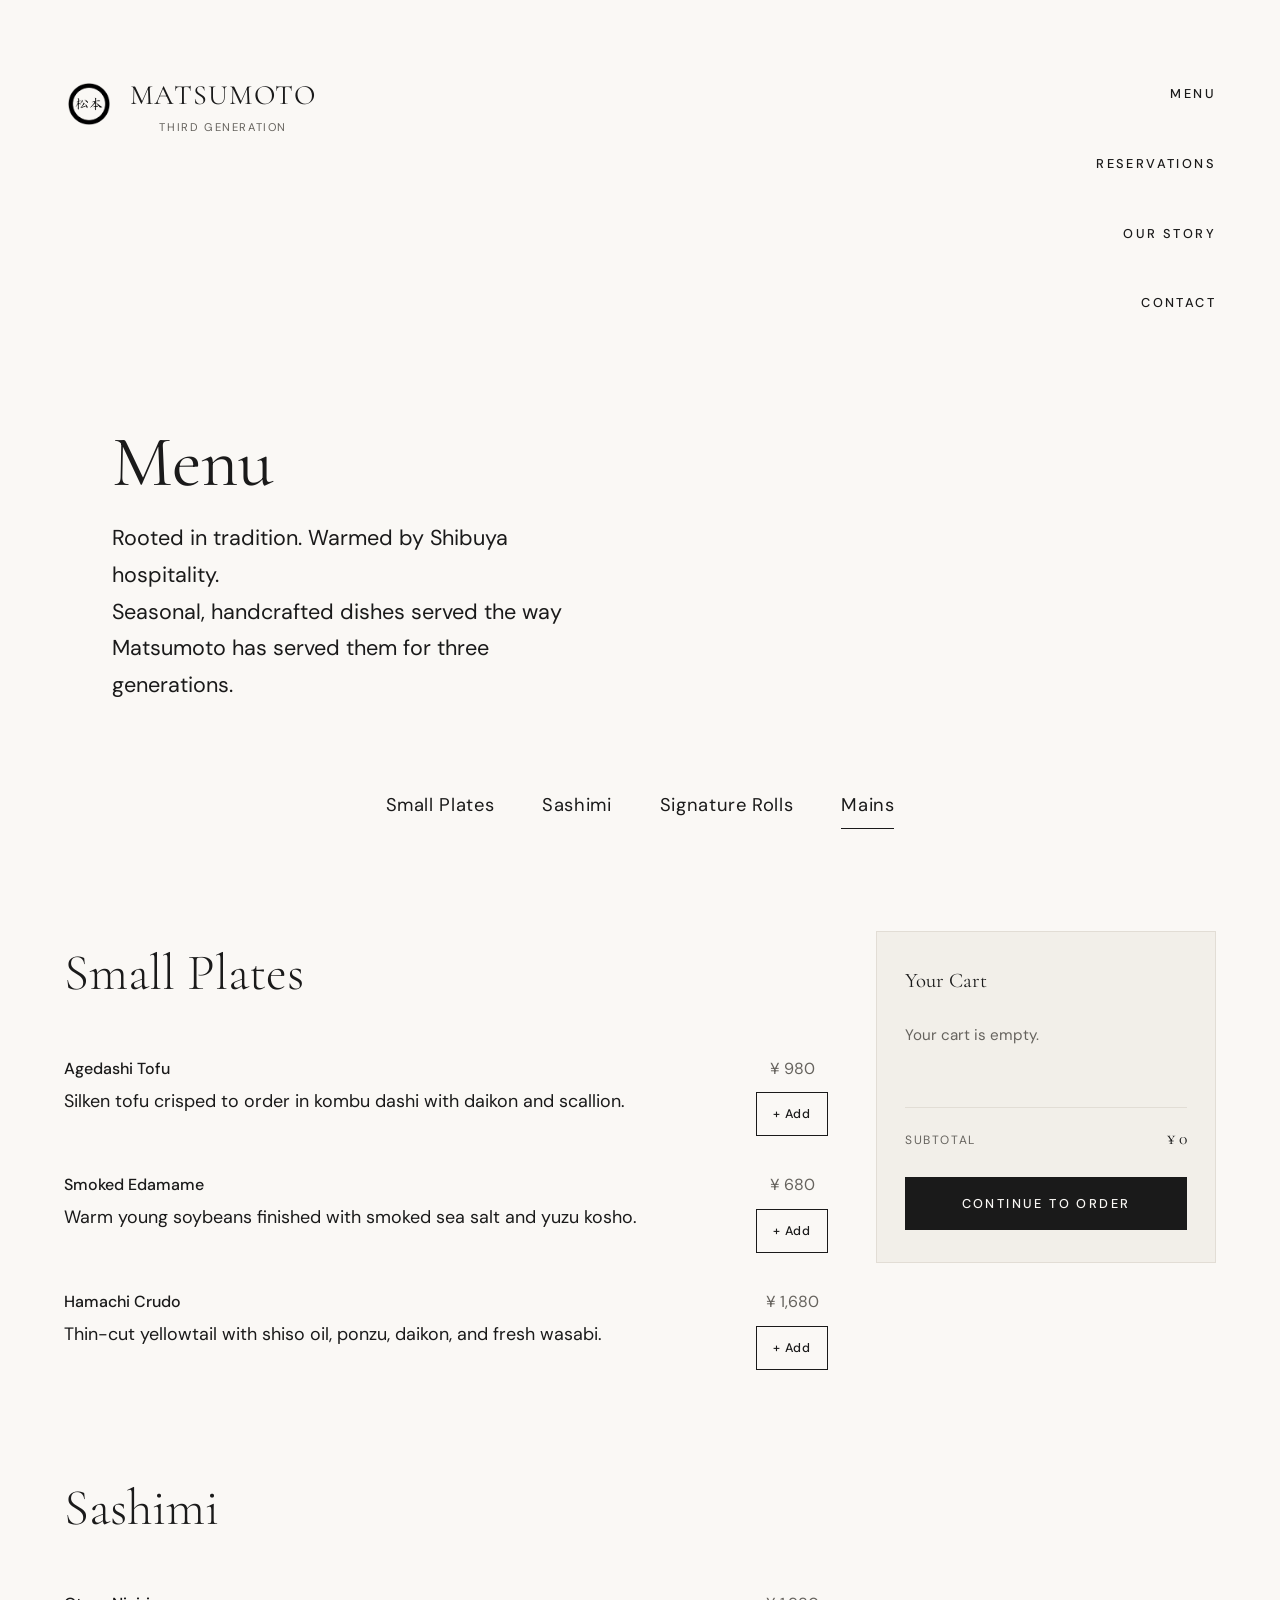
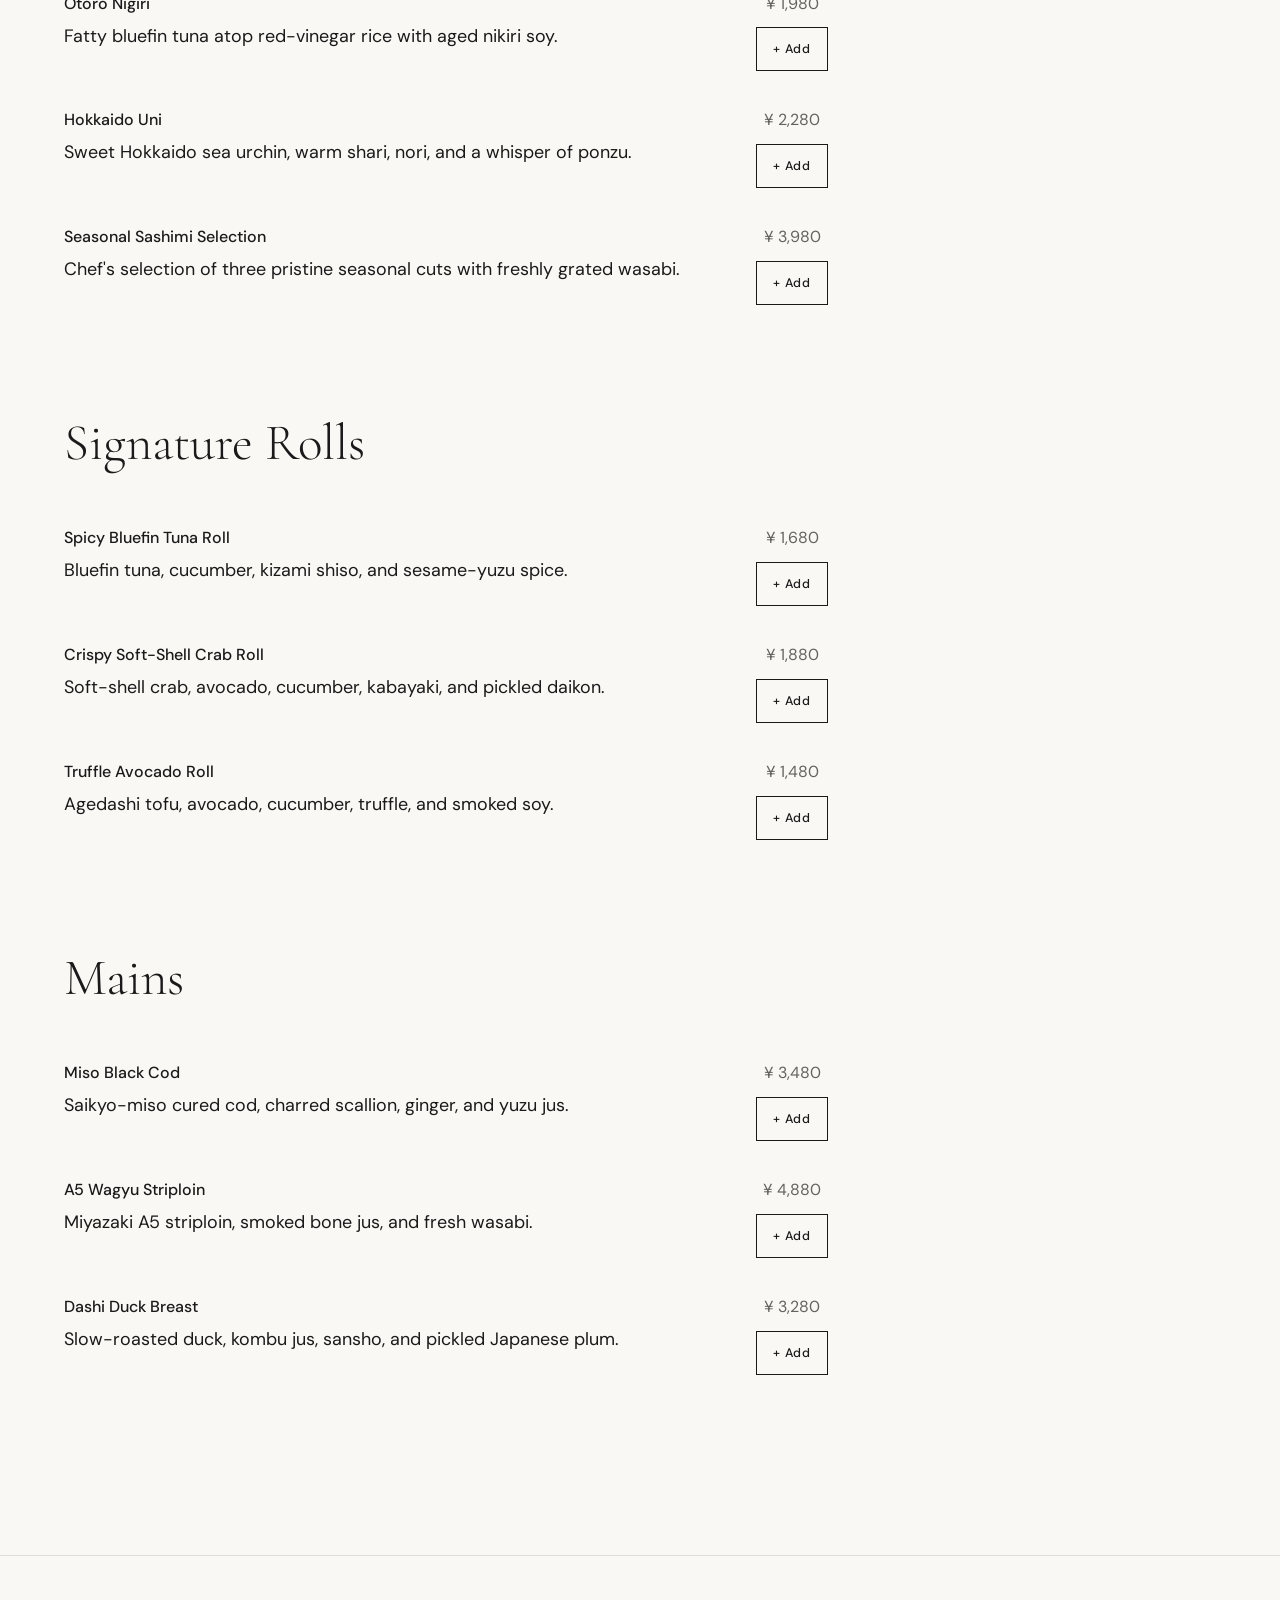
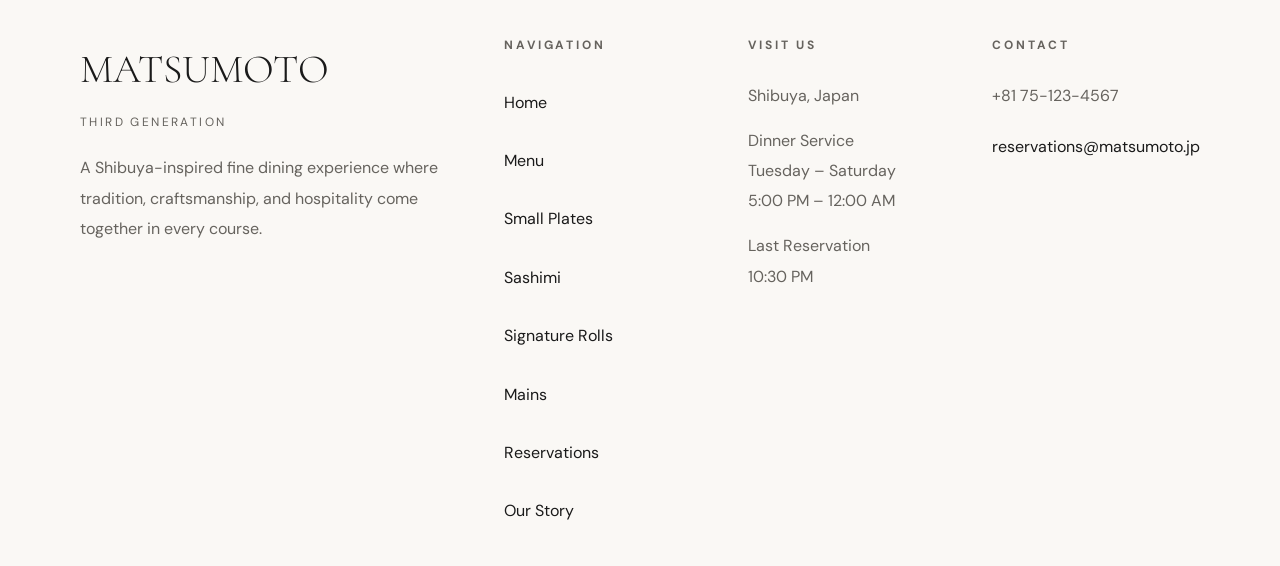
<file: templates/menu.html>
<!DOCTYPE html>
<html lang="en">
<head>

    <meta charset="UTF-8">
    <meta name="viewport" content="width=device-width, initial-scale=1.0, viewport-fit=cover">
    <meta name="description" content="Explore Matsumoto's seasonal Japanese menu, from sashimi and soba to grilled specialties and rice bowls.">
    <meta property="og:title" content="Menu | Matsumoto">
    <meta property="og:description" content="Seasonal, handcrafted Japanese dishes served with three generations of Matsumoto hospitality.">
    <meta property="og:image" content="../assets/images/story-images/story-image-2.jpg">
    <meta property="og:type" content="website">
    <meta name="twitter:card" content="summary_large_image">
    <meta name="twitter:title" content="Menu | Matsumoto">
    <meta name="twitter:description" content="Seasonal, handcrafted Japanese dishes served with Matsumoto hospitality.">
    <meta name="twitter:image" content="../assets/images/story-images/story-image-2.jpg">
    <title>Menu | Matsumoto</title>
    <link rel="icon" type="image/svg+xml" href="../assets/favicon.svg?v=2">
    <link rel="icon" type="image/png" sizes="192x192" href="/assets/icon-192.png?v=2">
    <link rel="icon" type="image/png" sizes="512x512" href="/assets/icon-512.png?v=2">
    <link rel="apple-touch-icon" sizes="180x180" href="/assets/apple-touch-icon.png?v=2">
    <link rel="manifest" href="/manifest.json">

    <link rel="preconnect" href="https://fonts.googleapis.com">
    <link rel="preconnect" href="https://fonts.gstatic.com" crossorigin>
    <link href="https://fonts.googleapis.com/css2?family=Cormorant+Garamond:ital,wght@0,300;0,400;0,500;1,400&family=DM+Sans:wght@300;400;500&display=swap" rel="stylesheet">


    <link rel="stylesheet" href="../styles/globals.css">
    <link rel="stylesheet" href="../styles/components.css">
    <link rel="stylesheet" href="../styles/menu.css">

</head>

<body>

    <header>
        <nav class="navbar">

            <a href="home.html" class="brand">
                <img src="../assets/images/logo.png" alt="Matsumoto Logo" class="logo" width="50" height="50">
                <div>
                    <p class="brand-name">MATSUMOTO</p>
                    <p>Third Generation</p>
                </div>
            </a>

            <div class="nav-links">
                <a href="menu.html">MENU</a>
                <a href="reservations.html">RESERVATIONS</a>
                <a href="our-story.html">OUR STORY</a>
                <a href="#contact">CONTACT</a>
            </div>
        </nav>
    </header>

    <section class="hero">
        <div class="hero-content">
            <h1>Menu</h1>
            <p>
                Rooted in tradition. Warmed by Shibuya hospitality.
                <br>
                Seasonal, handcrafted dishes served the way Matsumoto has served them for three generations.
            </p>
        </div>
    </section>

    <!--suppress HtmlWrongAttributeValue -->
    <nav class="menu-nav" aria-label="Menu categories">
        <a href="#small-plates" class="active" aria-current="true">Small Plates</a>
        <a href="#sashimi">Sashimi</a>
        <a href="#signature-rolls">Signature Rolls</a>
        <a href="#mains">Mains</a>
    </nav>

    <main class="menu-layout">

        <section class="menu-categories" id="menu-panels">

            <section id="small-plates">
                <div class="placeholder">
                    <!-- I use js for food cards -->
                </div>
            </section>

            <section id="sashimi">
                <div class="placeholder">
                    <!-- I use js for food cards -->
                </div>
            </section>

            <section id="signature-rolls">
                <div class="placeholder">
                    <!-- I use js for food cards -->
                </div>
            </section>

            <section id="mains">
                <div class="placeholder">
                    <!-- I use js for food cards -->
                </div>
            </section>

        </section>

        <aside id="cart" class="cart" aria-label="Your order">
            <h2>Your Cart</h2>

            <div id="cart-items" aria-live="polite">
                <!-- Cart Items later with js -->
            </div>

            <div class="subtotal">
                <span>Subtotal</span>
                <span id="subtotal" aria-live="polite">¥. 0</span>
            </div>

            <a href="orders.html">
                Continue to Order
            </a>
        </aside>

    </main>

    <footer id="contact">

        <div class="footer">

            <div class="footer-brand">

                <h2>MATSUMOTO</h2>

                <p>

                    Third Generation

                </p>

                <p>

                    A Shibuya-inspired fine dining experience
                    where tradition, craftsmanship,
                    and hospitality come together
                    in every course.

                </p>

            </div>

            <div class="footer-navigation">

                <h3>Navigation</h3>

                <a href="home.html">Home</a>
                <a href="menu.html">Menu</a>
                <a href="#small-plates">Small Plates</a>
                <a href="#sashimi">Sashimi</a>
                <a href="#signature-rolls">Signature Rolls</a>
                <a href="#mains">Mains</a>
                <a href="reservations.html">Reservations</a>
                <a href="our-story.html">Our Story</a>

            </div>

            <div class="footer-visit">

                <h3>Visit Us</h3>

                <p>Shibuya, Japan</p>

                <p>

                    Dinner Service

                    <br>

                    Tuesday – Saturday

                    <br>

                    5:00 PM – 12:00 AM

                </p>

                <p>

                    Last Reservation

                    <br>

                    10:30 PM

                </p>

            </div>

            <div class="footer-contact">

                <h3>Contact</h3>

                <p>+81 75-123-4567</p>

                <a href="mailto:reservations@matsumoto.jp">

                    reservations@matsumoto.jp

                </a>

            </div>

        </div>

    </footer>

    <script src="../scripts/globals.js" defer></script>
    <script src="../scripts/menu.js" defer></script>
</body>
</html>
</file>
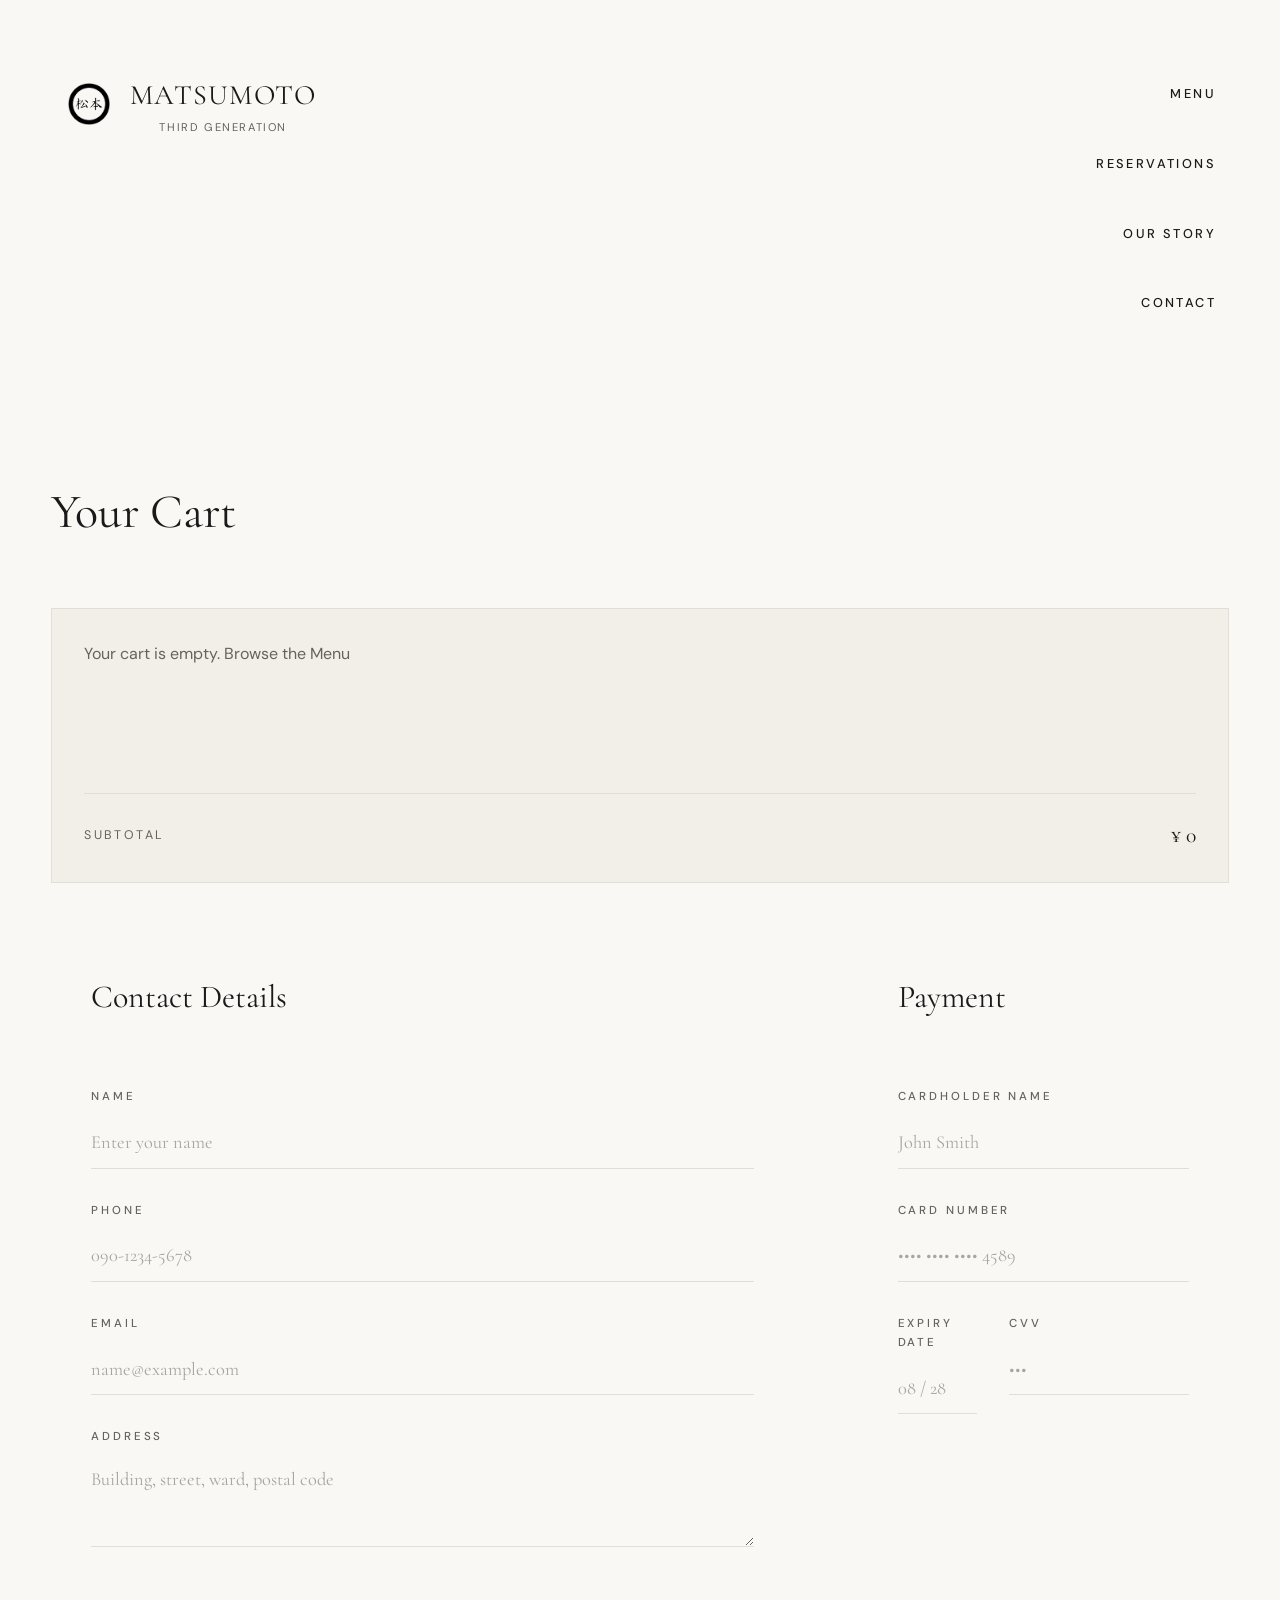
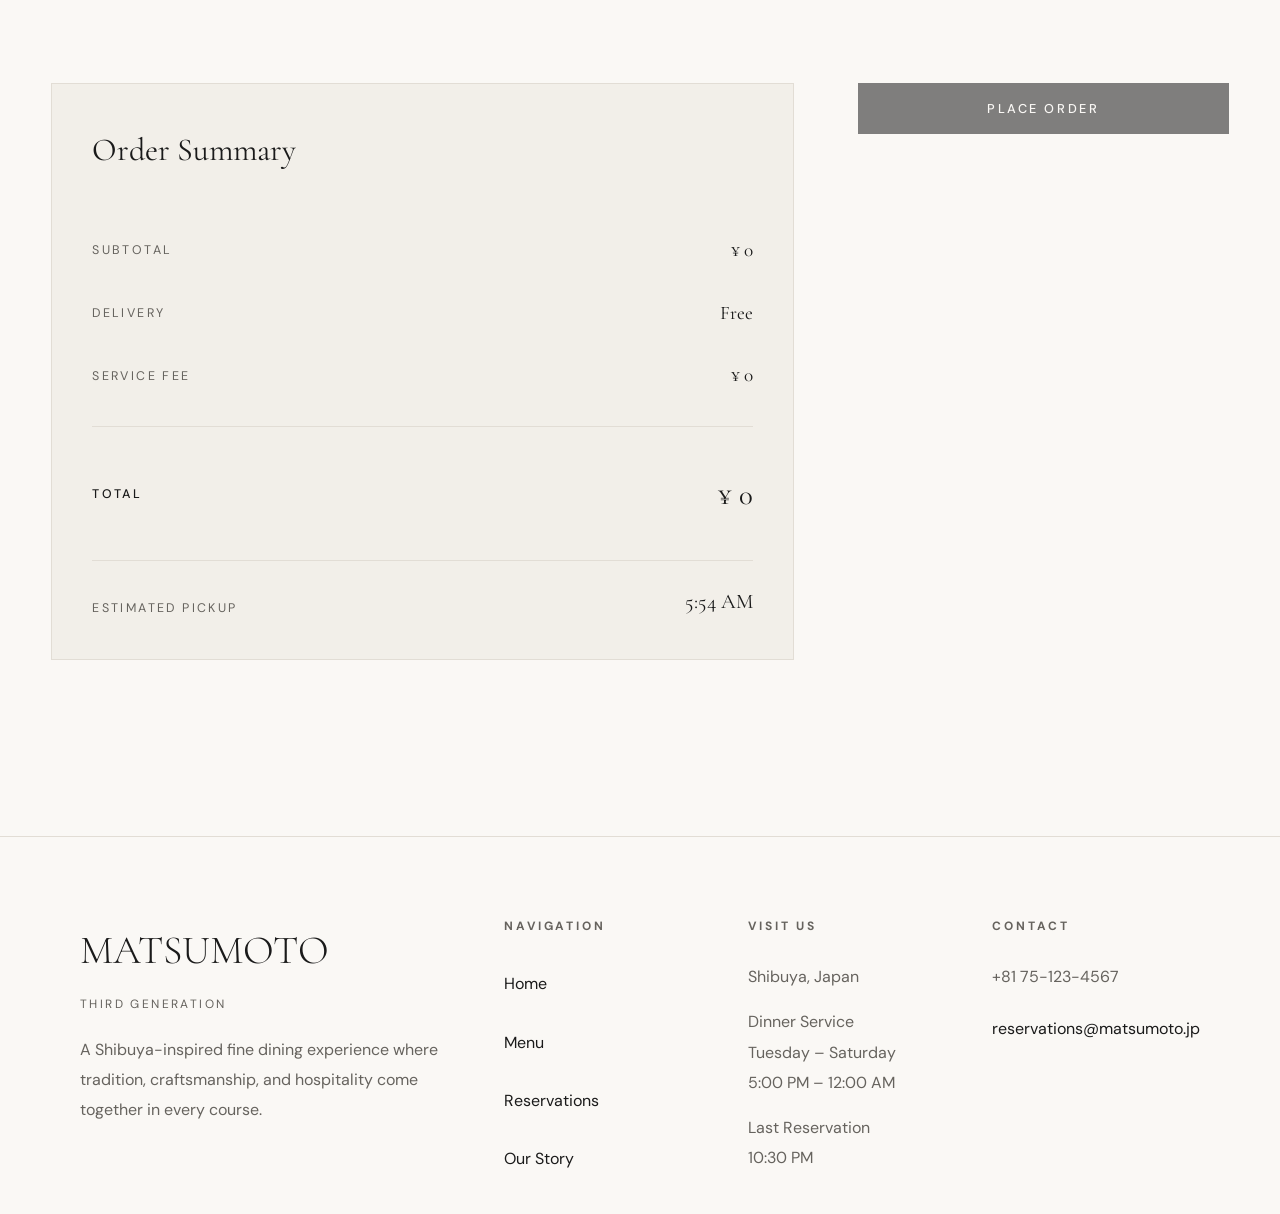
<file: templates/orders.html>
<!DOCTYPE html>
<html lang="en">
<head>
    <meta charset="UTF-8">
    <meta name="viewport" content="width=device-width, initial-scale=1.0, viewport-fit=cover">
    <meta name="description" content="Review your Matsumoto order and complete pickup checkout.">
    <meta property="og:title" content="Order Pickup | Matsumoto">
    <meta property="og:description" content="Complete your Matsumoto pickup order securely.">
    <meta property="og:image" content="../assets/images/story-images/story-image-2.jpg">
    <meta property="og:type" content="website">
    <meta name="twitter:card" content="summary_large_image">
    <meta name="twitter:title" content="Order Pickup | Matsumoto">
    <meta name="twitter:description" content="Complete your Matsumoto pickup order.">
    <meta name="twitter:image" content="../assets/images/story-images/story-image-2.jpg">
    <title>Orders | Matsumoto</title>

    <link rel="icon" type="image/svg+xml" href="../assets/favicon.svg?v=2">
    <link rel="icon" type="image/png" sizes="192x192" href="/assets/icon-192.png?v=2">
    <link rel="icon" type="image/png" sizes="512x512" href="/assets/icon-512.png?v=2">
    <link rel="apple-touch-icon" sizes="180x180" href="/assets/apple-touch-icon.png?v=2">
    <link rel="manifest" href="/manifest.json">

    <link rel="stylesheet" href="../styles/globals.css">
    <link rel="stylesheet" href="../styles/components.css">
    <link rel="stylesheet" href="../styles/orders.css">

    <link rel="preconnect" href="https://fonts.googleapis.com">
    <link rel="preconnect" href="https://fonts.gstatic.com" crossorigin>

    <link href="https://fonts.googleapis.com/css2?family=Cormorant+Garamond:ital,wght@0,300;0,400;0,500;1,400&family=DM+Sans:wght@300;400;500&display=swap" rel="stylesheet">

</head>

<body>

    <section class="hero">

        <header>

            <nav class="navbar">

                <a href="home.html" class="brand">

                    <img src="../assets/images/logo.png" alt="Matsumoto Logo" class="logo" width="50" height="50">

                    <div>

                        <p class="brand-name">MATSUMOTO</p>
                        <p>Third Generation</p>

                    </div>

                </a>

                <div class="nav-links">

                    <a href="menu.html">MENU</a>
                    <a href="reservations.html">RESERVATIONS</a>
                    <a href="our-story.html">OUR STORY</a>
                    <a href="#contact">CONTACT</a>

                </div>

            </nav>

        </header>

    </section>

    <main class="contents">

        <div class="page-info">

            <h1>Your Cart</h1>

        </div>

        <section class="cart">

            <div id="cart-items">
            <!-- Cart Items later with js -->
            </div>

            <div class="subtotal">
                <span>Subtotal</span>
                <span id="subtotal">¥. 0</span>
            </div>

        </section>

        <form class="place-order">

            <section class="customer-info">

                <h2>Contact Details</h2>

                 <div class="info-group">

                     <label for="name">Name</label>
                     <input type="text" name="name" id="name" placeholder="Enter your name">

                 </div>

                <div class="info-group">

                    <label for="phone">Phone</label>
                    <div class="phone-input">
                        <input type="tel" name="phone" id="phone" placeholder="090-1234-5678" inputmode="numeric" maxlength="13">
                    </div>
                </div>

                <div class="info-group">

                    <label for="email">Email</label>
                    <input type="email" name="email" id="email" placeholder="name@example.com">

                </div>

                <div class="info-group">

                    <label for="address">Address</label>
                    <textarea name="address" id="address" rows="3" placeholder="Building, street, ward, postal code"></textarea>

                </div>

            </section>

            <section class="payment">

                <h2>Payment</h2>

                <div class="form-group">

                    <label for="cardholder-name">Cardholder Name</label>
                    <input id="cardholder-name" type="text" placeholder="John Smith">

                </div>

                <div class="form-group">

                    <label for ="card-number">Card Number</label>
                    <input id="card-number" type="text" placeholder="•••• •••• •••• 4589">

                </div>

                <div class="payment-row">

                    <div class="form-group">

                        <label for="expiry-date">Expiry Date</label>
                        <input id="expiry-date" type="text" placeholder="08 / 28">

                    </div>

                    <div class="form-group">

                        <label for="cvv">CVV</label>
                        <input id="cvv" type="password" placeholder="•••" maxlength="3" inputmode="numeric">

                    </div>

                </div>

            </section>

            <section class="order-summary">

                <h2>Order Summary</h2>

                <div class="summary-row">

                    <span>Subtotal</span>
                    <span id="order-subtotal">¥8,450</span>

                </div>

                <div class="summary-row">

                    <span>Delivery</span>
                    <span id="order-delivery">Free</span>

                </div>

                <div class="summary-row">

                    <span>Service Fee</span>
                    <span id="order-service-fee">¥250</span>

                </div>

                <hr>

                <div class="summary-row total">

                    <span>Total</span>
                    <span id="order-total">¥8,700</span>

                </div>

                <div class="summary-extra">

                    <p>Estimated Pickup</p>
                    <span id="pickup-time">7:35 PM</span>

                </div>

            </section>

            <button type = "submit" class="primary-button" id="confirm-order-btn">
                PLACE ORDER
            </button>
        </form>

    </main>

    <footer id="contact">

        <div class="footer">

            <div class="footer-brand">

                <h2>MATSUMOTO</h2>

                <p>

                    Third Generation

                </p>

                <p>

                    A Shibuya-inspired fine dining experience
                    where tradition, craftsmanship,
                    and hospitality come together
                    in every course.

                </p>

            </div>

            <div class="footer-navigation">

                <h3>Navigation</h3>

                <a href="home.html">Home</a>
                <a href="menu.html">Menu</a>
                <a href="reservations.html">Reservations</a>
                <a href="our-story.html">Our Story</a>

            </div>

            <div class="footer-visit">

                <h3>Visit Us</h3>

                <p>Shibuya, Japan</p>

                <p>

                    Dinner Service

                    <br>

                    Tuesday – Saturday

                    <br>

                    5:00 PM – 12:00 AM

                </p>

                <p>

                    Last Reservation

                    <br>

                    10:30 PM

                </p>

            </div>

            <div class="footer-contact">

                <h3>Contact</h3>

                <p>+81 75-123-4567</p>

                <a href="mailto:reservations@matsumoto.jp">

                    reservations@matsumoto.jp

                </a>

            </div>

        </div>

    </footer>

    <script src="../scripts/globals.js" defer></script>
    <script src="../scripts/orders.js" defer></script>
</body>
</html>
</file>
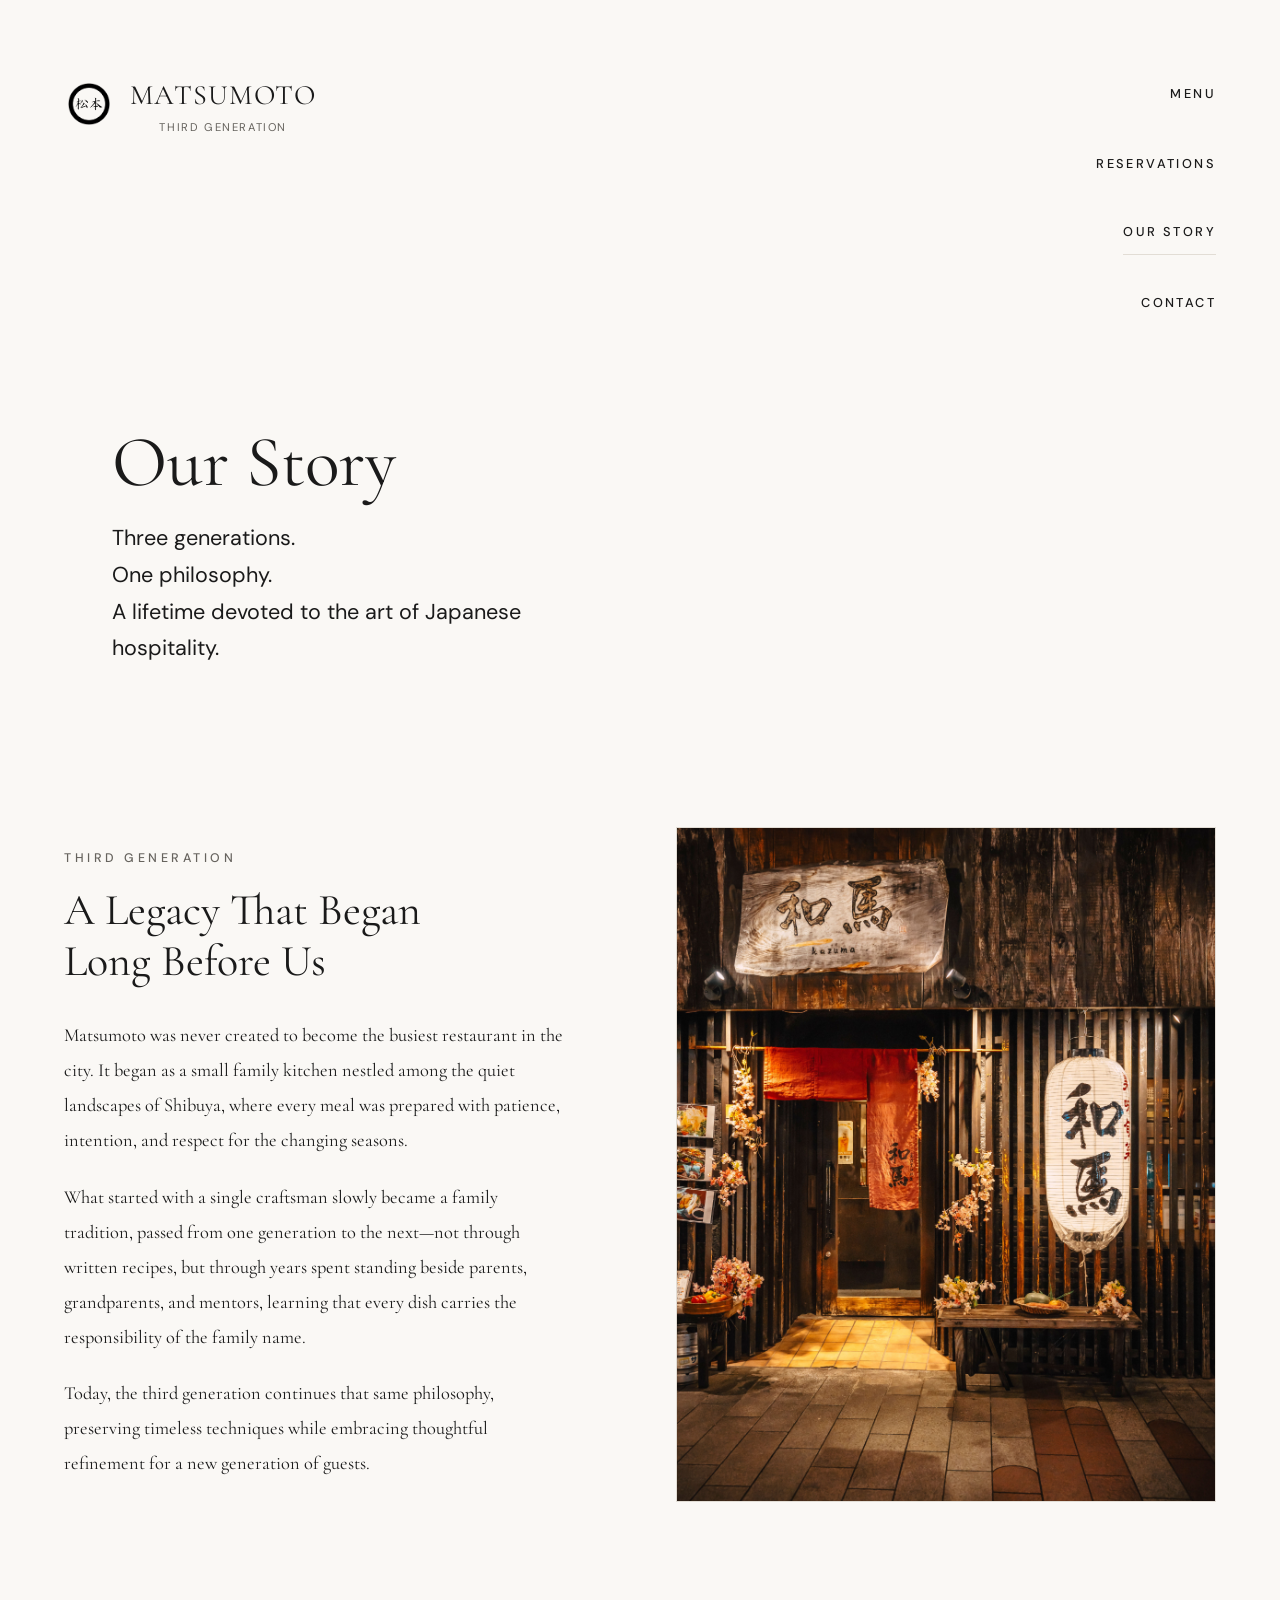
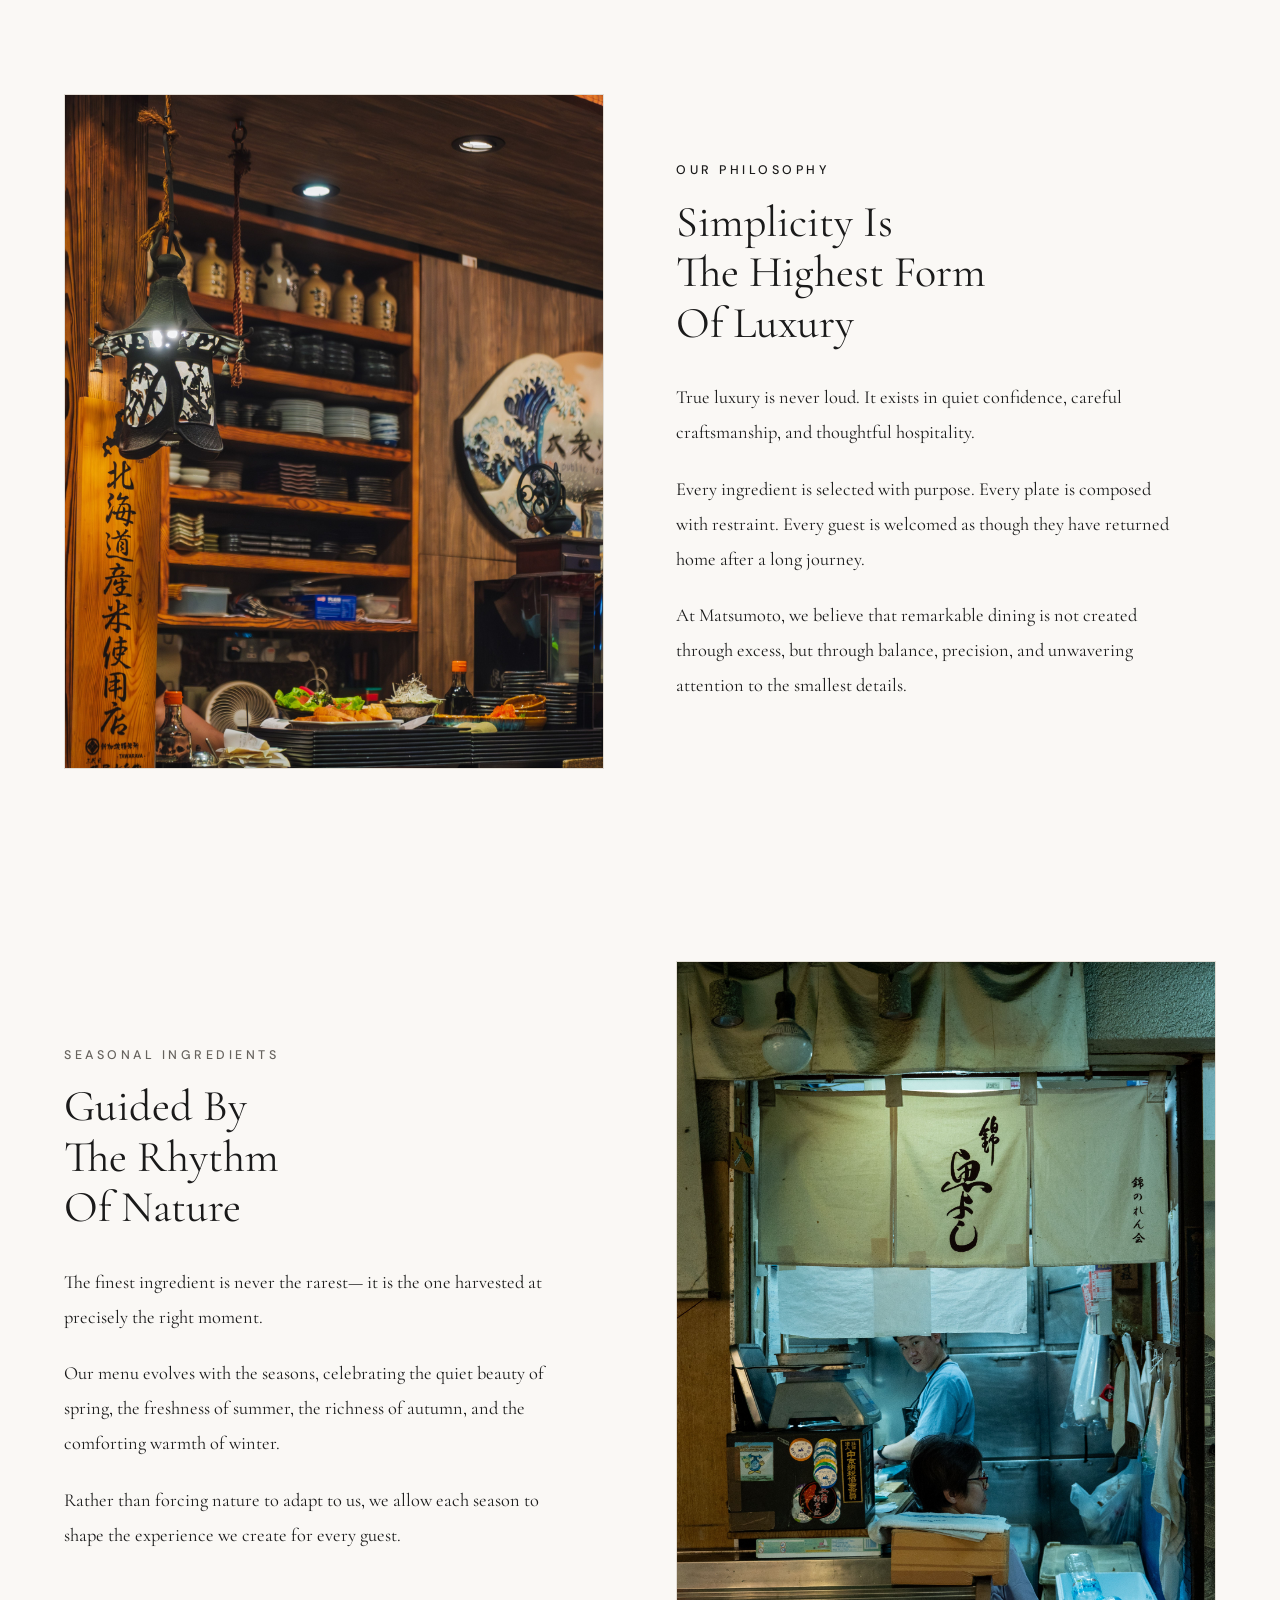
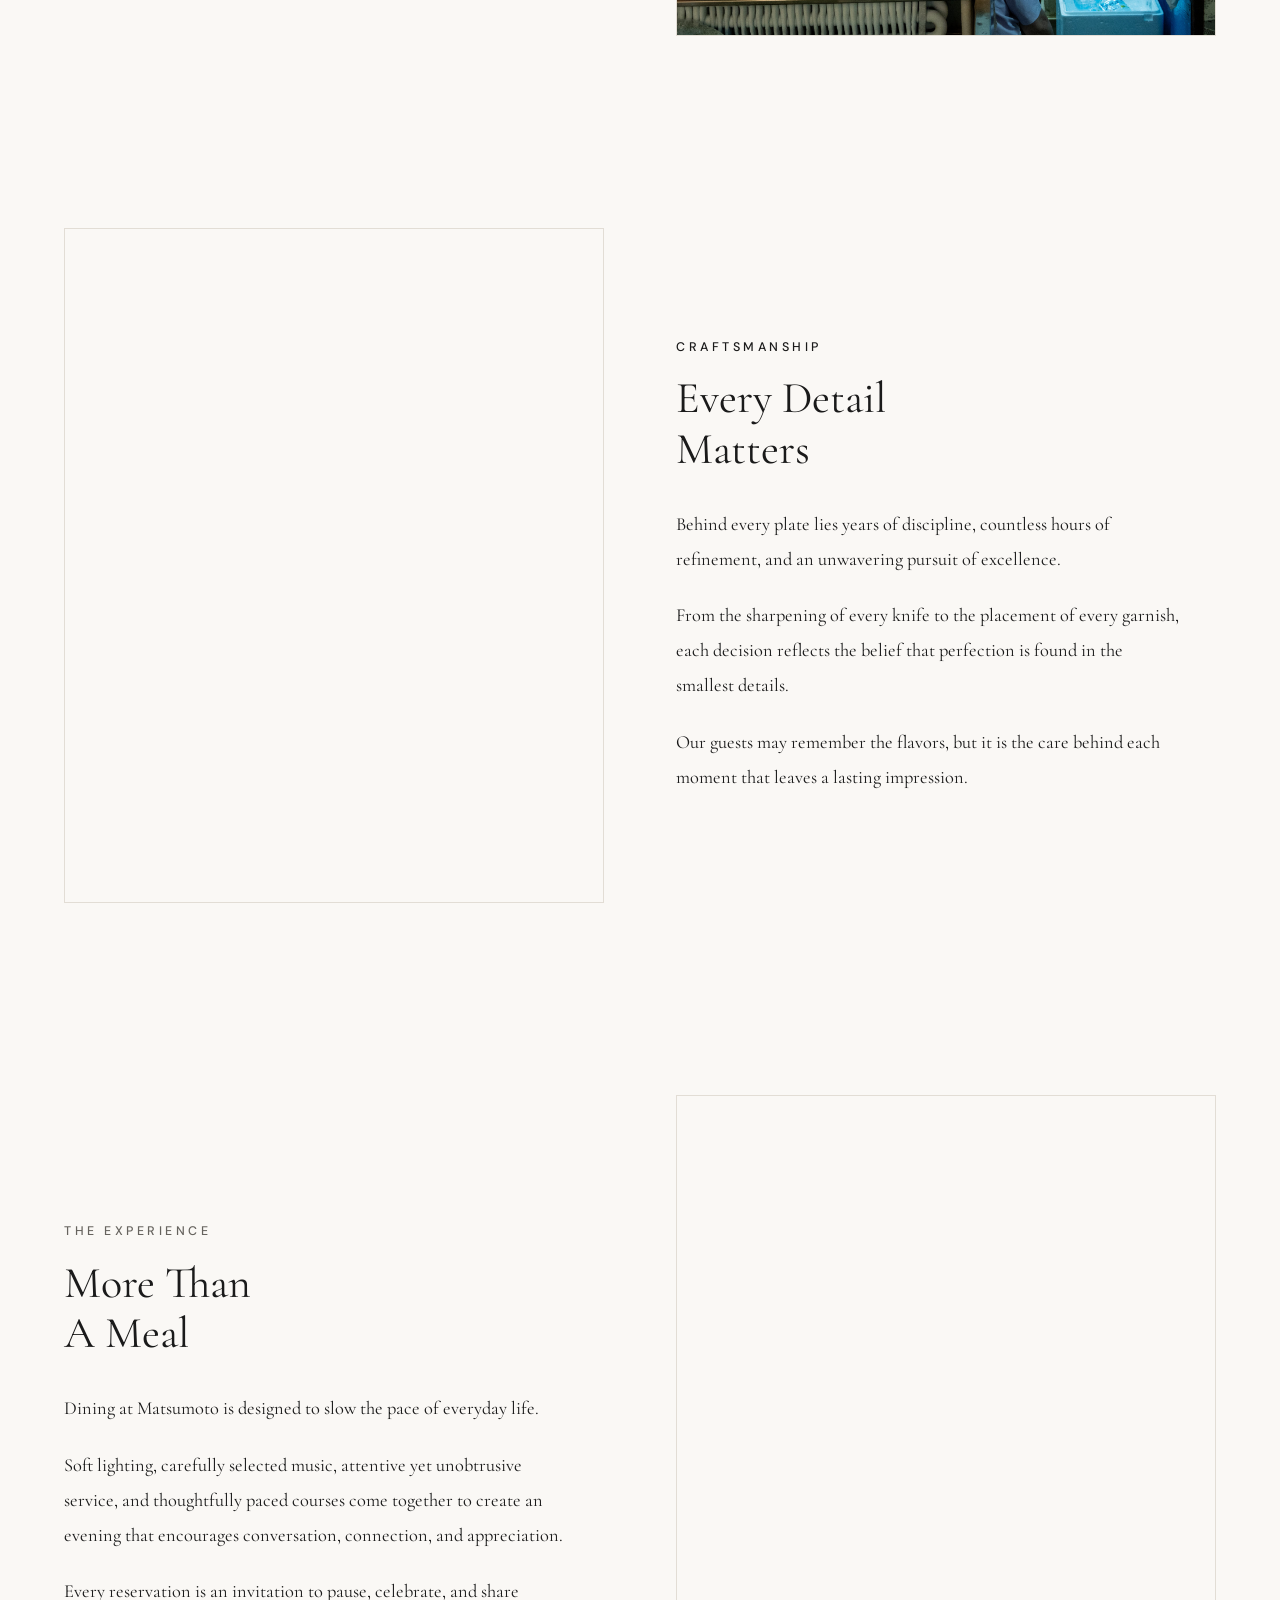
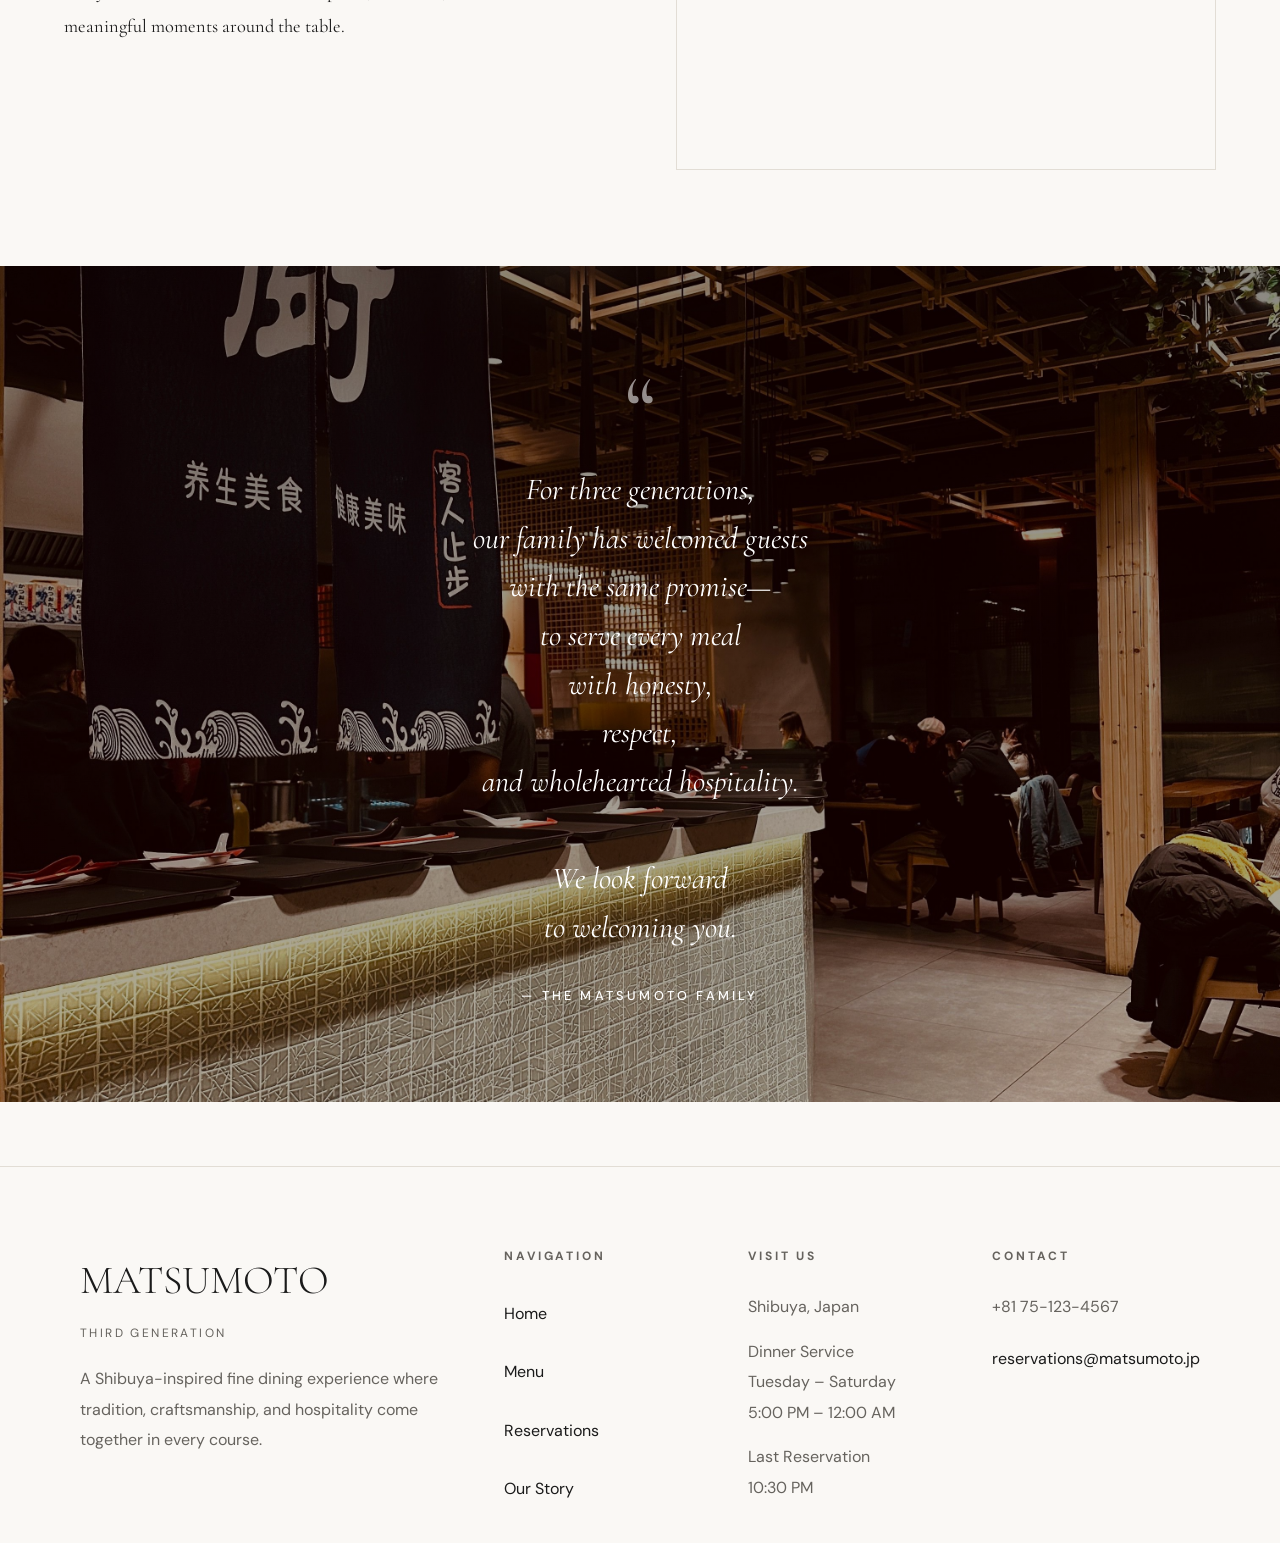
<file: templates/our-story.html>
<!DOCTYPE html>
<html lang="en">

<head>

    <meta charset="UTF-8">
    <meta name="viewport" content="width=device-width, initial-scale=1.0, viewport-fit=cover">
    <meta name="description" content="Discover Matsumoto's three-generation story and philosophy of Japanese hospitality.">
    <meta property="og:title" content="Our Story | Matsumoto">
    <meta property="og:description" content="Three generations devoted to craftsmanship, seasonality, and wholehearted Japanese hospitality.">
    <meta property="og:image" content="../assets/images/story-images/story-image-5.jpg">
    <meta property="og:type" content="website">
    <meta name="twitter:card" content="summary_large_image">
    <meta name="twitter:title" content="Our Story | Matsumoto">
    <meta name="twitter:description" content="Discover the family tradition behind Matsumoto.">
    <meta name="twitter:image" content="../assets/images/story-images/story-image-5.jpg">
    <title>Our Story | Matsumoto</title>

    <link rel="icon" type="image/svg+xml" href="../assets/favicon.svg?v=2">
    <link rel="icon" type="image/png" sizes="192x192" href="/assets/icon-192.png?v=2">
    <link rel="icon" type="image/png" sizes="512x512" href="/assets/icon-512.png?v=2">
    <link rel="apple-touch-icon" sizes="180x180" href="/assets/apple-touch-icon.png?v=2">
    <link rel="manifest" href="/manifest.json">

    <link rel="stylesheet" href="../styles/globals.css">
    <link rel="stylesheet" href="../styles/components.css">
    <link rel="stylesheet" href="../styles/our-story.css">


    <link rel="preconnect" href="https://fonts.googleapis.com">
    <link rel="preconnect" href="https://fonts.gstatic.com" crossorigin>

    <link href="https://fonts.googleapis.com/css2?family=Cormorant+Garamond:ital,wght@0,300;0,400;0,500;1,400&family=DM+Sans:wght@300;400;500&display=swap" rel="stylesheet">


</head>

<body>

    <section class="hero">

        <header>

            <nav class="navbar">

                <a href="home.html" class="brand">

                    <img src="../assets/images/logo.png" alt="Matsumoto Logo" class="logo" width="50" height="50">

                    <div>

                        <p class="brand-name">MATSUMOTO</p>
                        <p>Third Generation</p>

                    </div>

                </a>

                <div class="nav-links">

                    <a href="menu.html">MENU</a>
                    <a href="reservations.html">RESERVATIONS</a>
                    <a class="active" href="our-story.html">OUR STORY</a>
                    <a href="#contact">CONTACT</a>

                </div>

            </nav>

        </header>

        <div class="hero-content">

            <h1>Our Story</h1>

            <p>

                Three generations.
                <br>
                One philosophy.
                <br>
                A lifetime devoted to the art of Japanese hospitality.

            </p>

        </div>

    </section>

    <main>

        <section class="legacy">

            <div class="story-row">

                <div class="story-text">

                    <div class="section-heading">

                        <p>THIRD GENERATION</p>

                        <h2>
                            A Legacy That Began
                            <br>
                            Long Before Us
                        </h2>

                    </div>

                    <div class="section-content">

                        <p>

                            Matsumoto was never created to become the busiest restaurant
                            in the city. It began as a small family kitchen nestled among
                            the quiet landscapes of Shibuya, where every meal was
                            prepared with patience, intention, and respect for the
                            changing seasons.

                        </p>

                        <p>

                            What started with a single craftsman slowly became a family
                            tradition, passed from one generation to the next—not through
                            written recipes, but through years spent standing beside
                            parents, grandparents, and mentors, learning that every dish
                            carries the responsibility of the family name.

                        </p>

                        <p>

                            Today, the third generation continues that same philosophy,
                            preserving timeless techniques while embracing thoughtful
                            refinement for a new generation of guests.

                        </p>

                    </div>

                </div>

                <figure class="story-media">
                    <img src="../assets/images/story-images/story-image-5.jpg" alt="A weathered wooden storefront with a hand-carved sign, a red noren curtain, and a glowing paper lantern beside cherry blossoms" width="800" height="1000" loading="lazy" decoding="async">
                </figure>

            </div>

        </section>

        <section class="philosophy">

            <div class="story-row">

                <div class="story-text">

                    <div class="section-heading">

                        <p>OUR PHILOSOPHY</p>

                        <h2>
                            Simplicity Is
                            <br>
                            The Highest Form
                            <br>
                            Of Luxury
                        </h2>

                    </div>

                    <div class="section-content">

                        <p>

                            True luxury is never loud.
                            It exists in quiet confidence,
                            careful craftsmanship,
                            and thoughtful hospitality.

                        </p>

                        <p>

                            Every ingredient is selected with purpose.
                            Every plate is composed with restraint.
                            Every guest is welcomed as though they have
                            returned home after a long journey.

                        </p>

                        <p>

                            At Matsumoto, we believe that remarkable dining
                            is not created through excess, but through
                            balance, precision, and unwavering attention
                            to the smallest details.

                        </p>

                    </div>

                </div>

                <figure class="story-media">
                    <img src="../assets/images/story-images/story-image-6.jpg" alt="Wooden shelves lined with stacked ceramic plates and sake jugs beneath a hanging iron lantern" width="800" height="1000" loading="lazy" decoding="async">
                </figure>

            </div>

        </section>

        <section class="ingredients">

            <div class="story-row">

                <div class="story-text">

                    <div class="section-heading">

                        <p>SEASONAL INGREDIENTS</p>

                        <h2>
                            Guided By
                            <br>
                            The Rhythm
                            <br>
                            Of Nature
                        </h2>

                    </div>

                    <div class="section-content">

                        <p>

                            The finest ingredient is never the rarest—
                            it is the one harvested at precisely the
                            right moment.

                        </p>

                        <p>

                            Our menu evolves with the seasons,
                            celebrating the quiet beauty of spring,
                            the freshness of summer,
                            the richness of autumn,
                            and the comforting warmth of winter.

                        </p>

                        <p>

                            Rather than forcing nature to adapt to us,
                            we allow each season to shape the experience
                            we create for every guest.

                        </p>

                    </div>

                </div>

                <figure class="story-media">
                    <img src="../assets/images/story-images/story-image-2.jpg" alt="A cook at a stainless steel counter beneath hand-lettered fabric signs in a small kitchen stall" width="800" height="1000" loading="lazy" decoding="async">
                </figure>

            </div>

        </section>

        <section class="craftsmanship">

            <div class="story-row">

                <div class="story-text">

                    <div class="section-heading">

                        <p>CRAFTSMANSHIP</p>

                        <h2>
                            Every Detail
                            <br>
                            Matters
                        </h2>

                    </div>

                    <div class="section-content">

                        <p>

                            Behind every plate lies years of discipline,
                            countless hours of refinement,
                            and an unwavering pursuit of excellence.

                        </p>

                        <p>

                            From the sharpening of every knife
                            to the placement of every garnish,
                            each decision reflects the belief that
                            perfection is found in the smallest details.

                        </p>

                        <p>

                            Our guests may remember the flavors,
                            but it is the care behind each moment
                            that leaves a lasting impression.

                        </p>

                    </div>

                </div>

                <figure class="story-media">
                    <img src="../assets/images/story-images/story-image-4.jpg" alt="A chef at work beneath hand-written menu boards, with stacks of lacquered trays and plates nearby" width="800" height="1000" loading="lazy" decoding="async">
                </figure>

            </div>

        </section>

        <section class="experience">

            <div class="story-row">

                <div class="story-text">

                    <div class="section-heading">

                        <p>THE EXPERIENCE</p>

                        <h2>
                            More Than
                            <br>
                            A Meal
                        </h2>

                    </div>

                    <div class="section-content">

                        <p>

                            Dining at Matsumoto is designed to slow
                            the pace of everyday life.

                        </p>

                        <p>

                            Soft lighting,
                            carefully selected music,
                            attentive yet unobtrusive service,
                            and thoughtfully paced courses
                            come together to create an evening
                            that encourages conversation,
                            connection,
                            and appreciation.

                        </p>

                        <p>

                            Every reservation is an invitation
                            to pause,
                            celebrate,
                            and share meaningful moments
                            around the table.

                        </p>

                    </div>

                </div>

                <figure class="story-media">
                    <img src="../assets/images/story-images/story-image-3.jpg" alt="Paper lanterns glowing at a restaurant entrance framed by wood beams and greenery at night" width="800" height="1000" loading="lazy" decoding="async">
                </figure>

            </div>

        </section>


        <section class="family-message">

            <div class="family-message-inner">

                <blockquote>

                    For three generations,
                    <br>
                    our family has welcomed guests
                    <br>
                    with the same promise—
                    <br>
                    to serve every meal
                    <br>
                    with honesty,
                    <br>
                    respect,
                    <br>
                    and wholehearted hospitality.
                    <br><br>
                    We look forward
                    <br>
                    to welcoming you.

                </blockquote>

                <h3>

                    — The Matsumoto Family

                </h3>

            </div>

        </section>

    </main>


    <footer id="contact">

        <div class="footer">

            <div class="footer-brand">

                <h2>MATSUMOTO</h2>

                <p>

                    Third Generation

                </p>

                <p>

                    A Shibuya-inspired fine dining experience
                    where tradition, craftsmanship,
                    and hospitality come together
                    in every course.

                </p>

            </div>

            <div class="footer-navigation">

                <h3>Navigation</h3>

                <a href="home.html">Home</a>
                <a href="menu.html">Menu</a>
                <a href="reservations.html">Reservations</a>
                <a href="our-story.html">Our Story</a>

            </div>

            <div class="footer-visit">

                <h3>Visit Us</h3>

                <p>Shibuya, Japan</p>

                <p>

                    Dinner Service

                    <br>

                    Tuesday – Saturday

                    <br>

                    5:00 PM – 12:00 AM

                </p>

                <p>

                    Last Reservation

                    <br>

                    10:30 PM

                </p>

            </div>

            <div class="footer-contact">

                <h3>Contact</h3>

                <p>+81 75-123-4567</p>

                <a href="mailto:reservations@matsumoto.jp">

                    reservations@matsumoto.jp

                </a>


            </div>

        </div>

    </footer>

    <script src="../scripts/globals.js" defer></script>
    <script src="../scripts/our-story.js" defer></script>

</body>

</html>
</file>
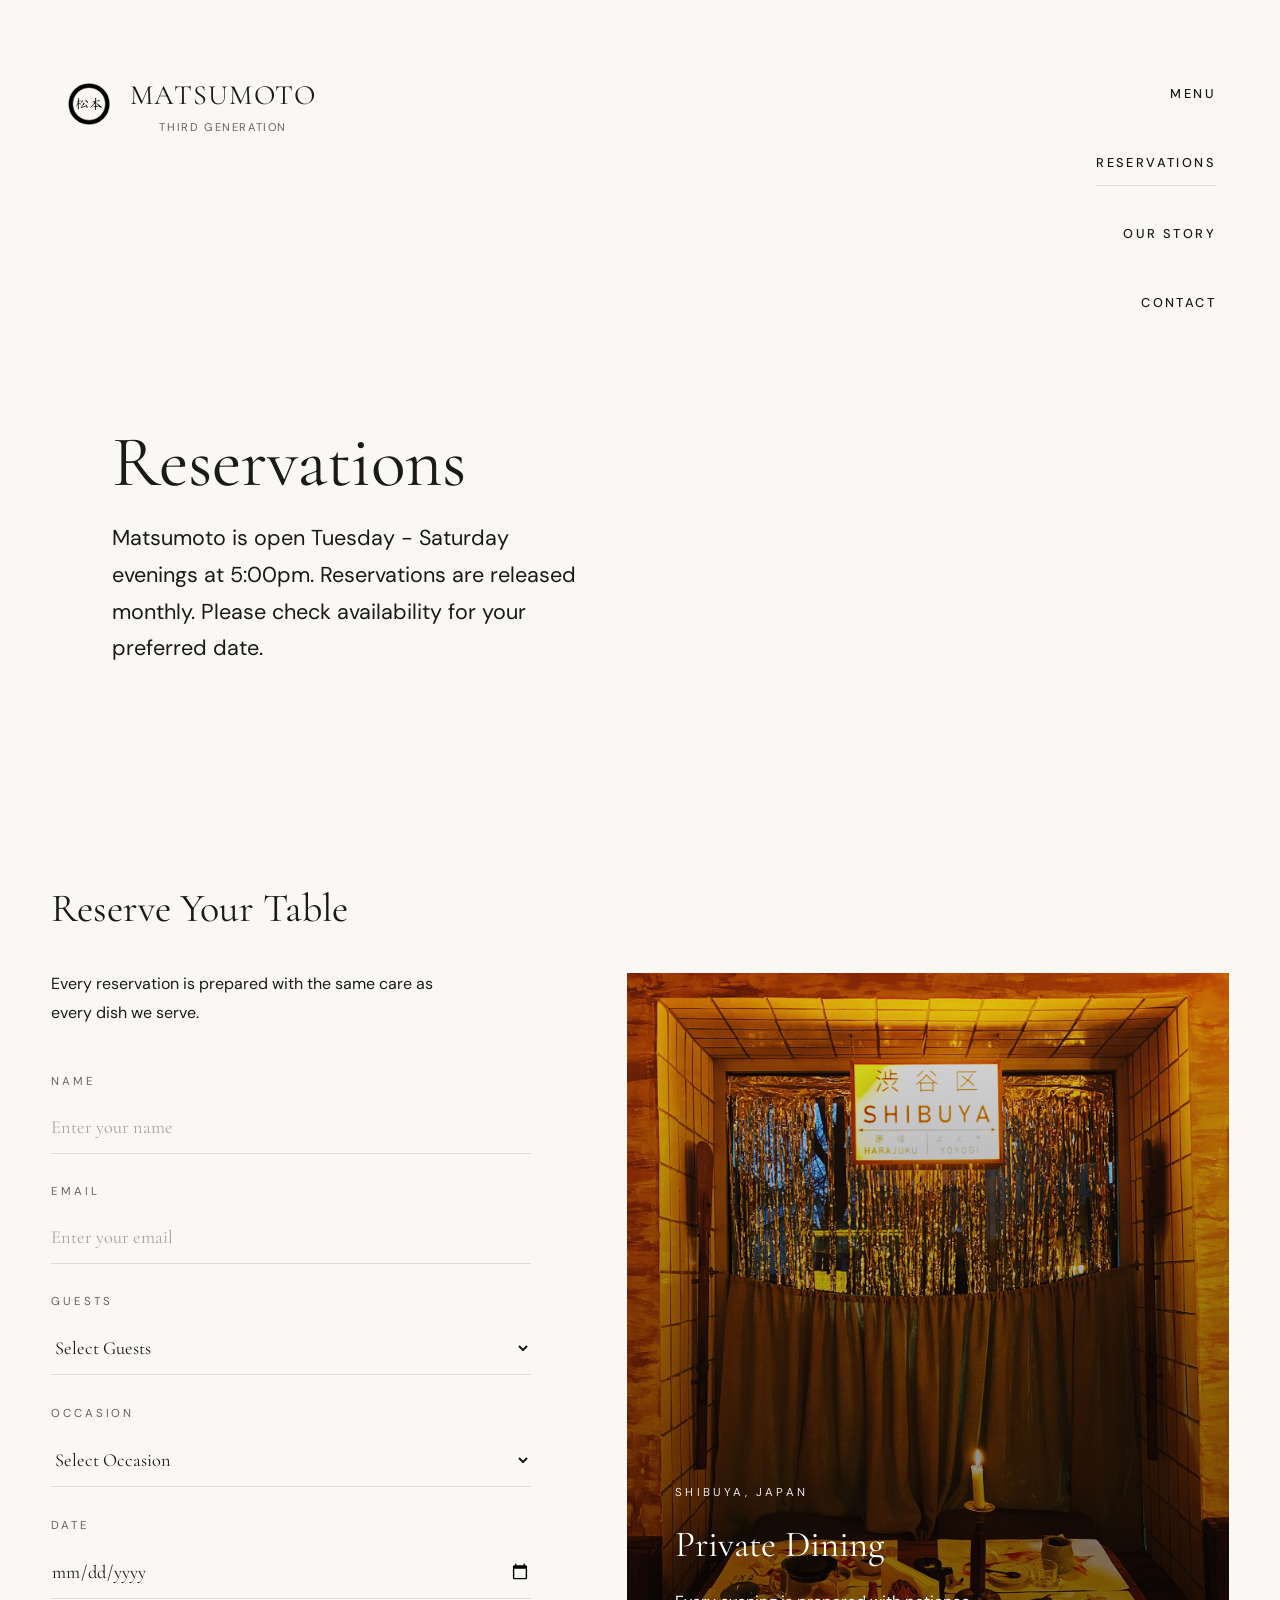
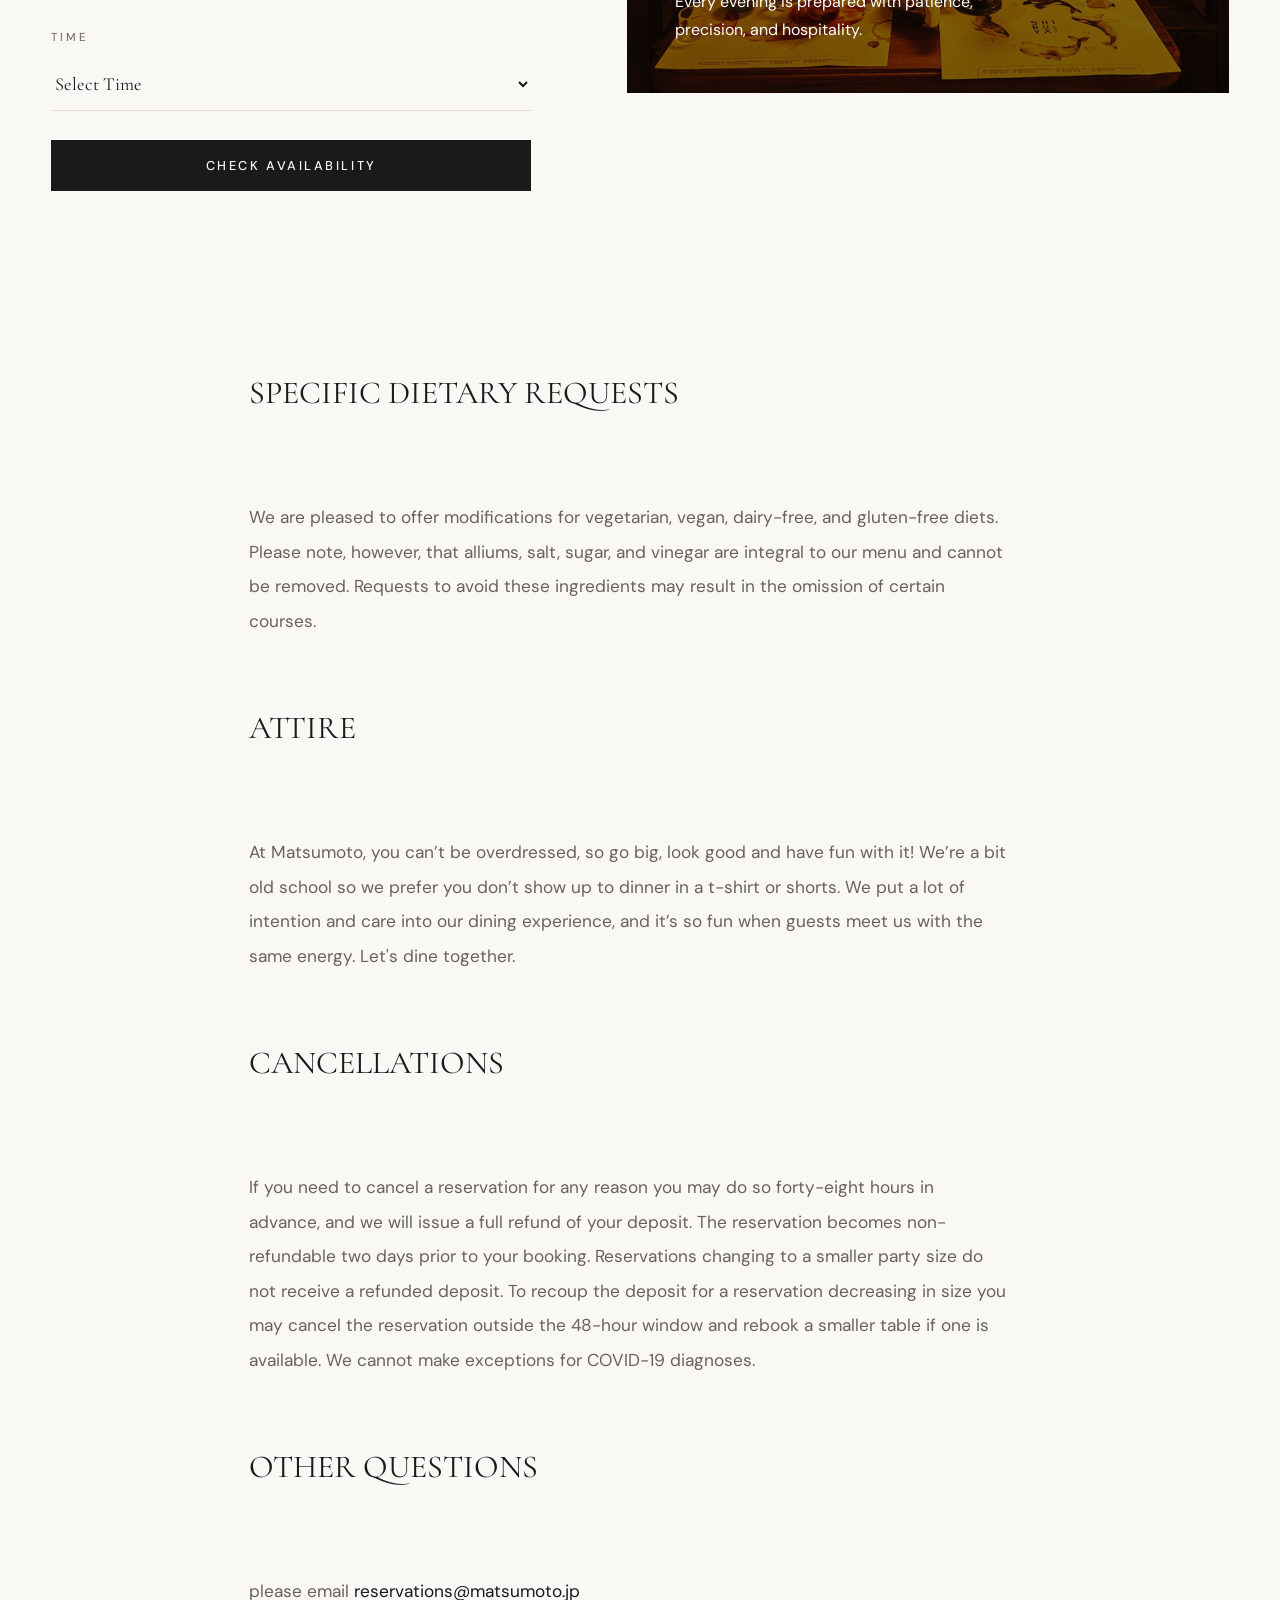
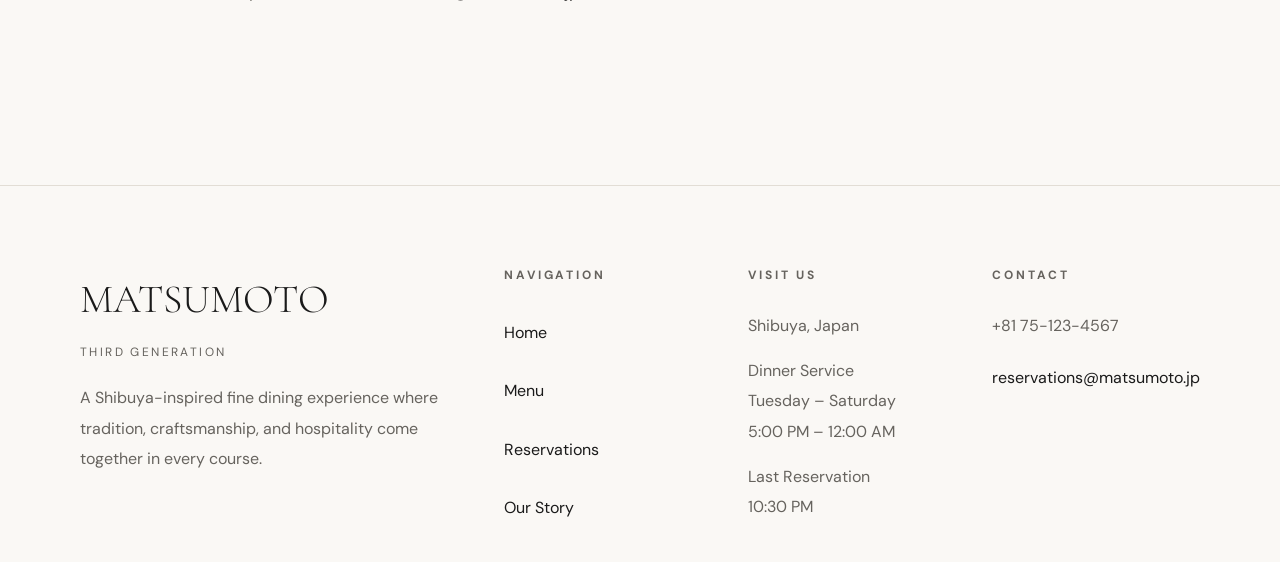
<file: templates/reservations.html>
<!DOCTYPE html>
<html lang="en">
<head>

    <meta charset="UTF-8">
    <meta name="viewport" content="width=device-width, initial-scale=1.0, viewport-fit=cover">
    <meta name="description" content="Reserve a table for dinner at Matsumoto in Shibuya, Tuesday through Saturday.">
    <meta property="og:title" content="Reservations | Matsumoto">
    <meta property="og:description" content="Join Matsumoto for an evening of seasonal Japanese dining and attentive hospitality.">
    <meta property="og:image" content="../assets/images/reservation-images/reservation.jpg">
    <meta property="og:type" content="website">
    <meta name="twitter:card" content="summary_large_image">
    <meta name="twitter:title" content="Reservations | Matsumoto">
    <meta name="twitter:description" content="Reserve your Matsumoto dining experience in Shibuya.">
    <meta name="twitter:image" content="../assets/images/reservation-images/reservation.jpg">
    <title>Reservations | Matsumoto</title>
    <link rel="icon" type="image/svg+xml" href="../assets/favicon.svg?v=2">
    <link rel="icon" type="image/png" sizes="192x192" href="/assets/icon-192.png?v=2">
    <link rel="icon" type="image/png" sizes="512x512" href="/assets/icon-512.png?v=2">
    <link rel="apple-touch-icon" sizes="180x180" href="/assets/apple-touch-icon.png?v=2">
    <link rel="manifest" href="/manifest.json">

    <link rel="stylesheet" href="../styles/globals.css">
    <link rel="stylesheet" href="../styles/components.css">
    <link rel="stylesheet" href="../styles/reservations.css">

    <link rel="preconnect" href="https://fonts.googleapis.com">
    <link rel="preconnect" href="https://fonts.gstatic.com" crossorigin>

    <link href="https://fonts.googleapis.com/css2?family=Cormorant+Garamond:ital,wght@0,300;0,400;0,500;1,400&family=DM+Sans:wght@300;400;500&display=swap" rel="stylesheet">

</head>

<body>
    <section class="hero">

        <header>

            <nav class="navbar">

                <a href="home.html" class="brand">
                    <img src="../assets/images/logo.png" alt="Matsumoto Logo" class="logo" width="50" height="50">

                    <div>

                        <p class="brand-name">MATSUMOTO</p>
                        <p>Third Generation</p>

                    </div>
                </a>

                <div class="nav-links">

                    <a href="menu.html">MENU</a>
                    <a class="active" href="reservations.html">RESERVATIONS</a>
                    <a href="our-story.html">OUR STORY</a>
                    <a href="#contact">CONTACT</a>

                </div>


            </nav>

        </header>

        <div class="hero-content">

            <h1>Reservations</h1>
            <p>Matsumoto is open Tuesday - Saturday evenings at 5:00pm. Reservations are released monthly. Please check availability for your preferred date.</p>

        </div>

    </section>

    <main class="contents">

        <section class="reservation-section">

            <form class="reservation-form">

                <h2>Reserve Your Table</h2>
                <p>Every reservation is prepared with the same care as every dish we serve.</p>

                <div class="name" aria-required="true">

                    <label for="name">Name</label>
                    <input type="text" name="name" id="name" placeholder="Enter your name" required>

                </div>

                <div class="email">

                    <label for="email">Email</label>
                    <input type="email" name="email" id="email" placeholder="Enter your email" required autocomplete="email">

                </div>

                <div class="guests">

                    <label for="guests">Guests</label>

                    <select id="guests" name="guests" required>

                        <option value="" selected disabled>Select Guests</option>
                        <option value="1">1 Guest</option>
                        <option value="2">2 Guests</option>
                        <option value="3">3 Guests</option>
                        <option value="4">4 Guests</option>
                        <option value="5">5 Guests</option>
                        <option value="6">6 Guests</option>
                        <option value="7">7 Guests</option>
                        <option value="8">8 Guests</option>
                        <option value="9+">9+ Guests (Contact Us)</option>

                    </select>

                </div>

                <div class="occasion">

                    <label for="occasion">Occasion</label>

                    <select id="occasion" name="occasion" required>

                        <option value="" selected disabled>Select Occasion</option>
                        <option value="anniversary">Anniversary</option>
                        <option value="date-night">Date Night</option>
                        <option value="celebration">Celebration</option>
                        <option value="business-meeting">Business Meeting</option>
                        <option value="other">Other</option>

                    </select>

                    <div id="other-occasion" hidden>

                        <label for="other">

                            Please Specify

                        </label>

                        <input
                            type="text"
                            id="other"
                            placeholder="Tell us about the occasion"
                        >

                    </div>

                </div>

                <div class="date">

                    <label for="date">Date</label>

                    <input
                        type="date"
                        id="date"
                        name="date"
                        required
                    >
                </div>

                <div class="time">

                    <label for="time">Time</label>

                        <select id="time" name="time" required>

                            <option value="" selected disabled>
                                Select Time

                            </option>

                            <option>5:00 PM</option>
                            <option>5:30 PM</option>
                            <option>6:00 PM</option>
                            <option>6:30 PM</option>
                            <option>7:00 PM</option>
                            <option>7:30 PM</option>
                            <option>8:00 PM</option>
                            <option>8:30 PM</option>
                            <option>9:00 PM</option>
                            <option>9:30 PM</option>
                            <option>10:00 PM</option>
                            <option>10:30 PM</option>

                        </select>

                </div>

                <button type="submit" class="primary-button" id="reserve-button">
                    CHECK AVAILABILITY
                </button>

            </form>

            <figure class="reservation-image">

                <img src="../assets/images/reservation-images/reservation.jpg"
                     alt="Private dining at Matsumoto" width="800" height="720" loading="lazy" decoding="async">

                <figcaption>

                    <span>Shibuya, Japan</span>

                    <h3>Private Dining</h3>

                    <p>
                        Every evening is prepared with patience,
                        precision, and hospitality.
                    </p>

                </figcaption>

            </figure>


        </section>

        <section class="reservation-policies">

            <div class="policies">

                <h2>SPECIFIC DIETARY REQUESTS</h2>
                <p>
                    We are pleased to offer modifications for vegetarian, vegan, dairy-free, and gluten-free diets. Please note, however, that alliums, salt, sugar, and vinegar are integral to our menu and cannot be removed. Requests to avoid these ingredients may result in the omission of certain courses.
                </p>

                <h2>ATTIRE</h2>
                <p>
                    At Matsumoto, you can’t be overdressed, so go big, look good and have fun with it! We’re a bit old school so we prefer you don’t show up to dinner in a t-shirt or shorts. We put a lot of intention and care into our dining experience, and it’s so fun when guests meet us with the same energy. Let's dine together.
                </p>

                <h2>CANCELLATIONS</h2>
                <p>
                    If you need to cancel a reservation for any reason you may do so forty-eight hours in advance, and we will issue a full refund of your deposit. The reservation becomes non-refundable two days prior to your booking. Reservations changing to a smaller party size do not receive a refunded deposit. To recoup the deposit for a reservation decreasing in size you may cancel the reservation outside the 48-hour window and rebook a smaller table if one is available. We cannot make exceptions for COVID-19 diagnoses.
                </p>

                <h2>OTHER QUESTIONS</h2>
                <p>
                    please email
                    <a href="mailto:reservations@matsumoto.jp">
                        reservations@matsumoto.jp
                    </a>
                </p>
            </div>

        </section>
    </main>


    <footer id="contact">

        <div class="footer">

            <div class="footer-brand">

                <h2>MATSUMOTO</h2>

                <p>

                    Third Generation

                </p>

                <p>

                    A Shibuya-inspired fine dining experience
                    where tradition, craftsmanship,
                    and hospitality come together
                    in every course.

                </p>

            </div>

            <div class="footer-navigation">

                <h3>Navigation</h3>

                <a href="home.html">Home</a>
                <a href="menu.html">Menu</a>
                <a href="reservations.html">Reservations</a>
                <a href="our-story.html">Our Story</a>

            </div>

            <div class="footer-visit">

                <h3>Visit Us</h3>

                <p>Shibuya, Japan</p>

                <p>

                    Dinner Service

                    <br>

                    Tuesday – Saturday

                    <br>

                    5:00 PM – 12:00 AM

                </p>

                <p>

                    Last Reservation

                    <br>

                    10:30 PM

                </p>

            </div>

            <div class="footer-contact">

                <h3>Contact</h3>

                <p>+81 75-123-4567</p>

                <a href="mailto:reservations@matsumoto.jp">

                    reservations@matsumoto.jp

                </a>

            </div>

        </div>

    </footer>
    <script src="../scripts/globals.js" defer></script>
    <script src="../scripts/reservations.js" defer></script>
</body>
</html>
</file>
<file: styles/globals.css>
*,
*::before,
*::after{
    margin:0;
    padding:0;
    box-sizing:border-box;
}

:root{
    --bg-canvas:#FAF8F5;
    --bg-surface:#F2EFE9;
    --ink-primary:#1A1A1A;
    --ink-muted:#66635E;
    --ink-inverse:#FFFFFF;
    --border-hairline:#E2DDD5;
    --overlay-dark:rgba(0,0,0,.58);
    --hero-overlay-start:rgba(0,0,0,.3);
    --hero-overlay-end:rgba(0,0,0,.45);
    --ease-editorial:cubic-bezier(0.22,1,0.36,1);
}

@view-transition { navigation: auto; }

html{
    scroll-behavior:smooth;
}

body{
    min-width: 0;
    max-width: 100%;
    padding-bottom:env(safe-area-inset-bottom, 0px);
    font-family:"DM Sans",sans-serif;
    background:var(--bg-canvas);
    color:var(--ink-primary);
    line-height:1.6;
    overflow-x:hidden;
}

input,
select,
textarea{
    font-size:16px;
}

button,
a{
    -webkit-tap-highlight-color:transparent;
}

button:active:not(:disabled),
a:active{
    opacity:.75;
}

img,
video{
    max-width: 100%;
    height:auto;
}

.reveal{
    opacity:0;
    transform:translateY(16px);
    transition:opacity .65s var(--ease-editorial),transform .65s var(--ease-editorial);
}
.reveal.is-visible{
    opacity:1;
    transform:translateY(0);
}

a:focus-visible,
button:focus-visible,
input:focus-visible,
select:focus-visible,
textarea:focus-visible{
    outline:2px solid var(--ink-primary);
    outline-offset:3px;
}

.button-spinner{
    display:inline-block;
    width:1em;
    height:1em;
    margin-right:.65em;
    border:2px solid currentColor;
    border-right-color:transparent;
    border-radius:50%;
    vertical-align:-.12em;
    animation:spin .75s linear infinite;
}
@keyframes spin{ to{ transform:rotate(360deg); } }

.cart-bump{ animation:cart-bump .38s var(--ease-editorial); }
@keyframes cart-bump{
    50%{ transform:scale(1.04); }
}

@media (prefers-reduced-motion: reduce){
    html{
        scroll-behavior: auto;
    }
    *{
        transition: none !important;
        animation: none !important;
    }
}


[hidden]{
    display: none !important;
}
</file>
<file: styles/home.css>
.hero{
    position:relative;
    width:100%;
    height:100vh;
    height:100dvh;
    min-height:100vh;
    min-height:100dvh;
    margin:0;
    padding:0;
    top:0;
    overflow:hidden;
}

@media (hover:hover){
    .navbar a:hover{ opacity:.6; }
}

html,
body{
    margin:0;
    padding:0;
}

.hero video{
    position:absolute;
    inset:0;

    width:100%;
    height:100%;
    pointer-events:none;

    object-fit:cover;

    z-index:-2;
}

.hero video::-webkit-media-controls,
.hero video::-webkit-media-controls-panel,
.hero video::-webkit-media-controls-start-playback-button{
    display:none !important;
    opacity:0;
    -webkit-appearance:none;
}

.hero.video-fallback{
    background:var(--bg-canvas) url('../assets/images/story-images/story-image-1.jpg') center / cover no-repeat;
}

.hero.video-fallback video{
    display:none;
}

.hero::before{
    content:"";

    position:absolute;
    inset:0;

    background:linear-gradient(to bottom, rgba(0,0,0,0.55), transparent);

    z-index:-1;
}

.header{
    position:absolute;
    top:0;
    left:0;
    right:0;
    width:100%;
    background:transparent;
    border:0;
    padding:
        calc(env(safe-area-inset-top, 0px) + 16px)
        4rem
        1.25rem;
    z-index:10;
}

.navbar{
    display:flex;
    flex-direction:row;
    align-items:center;
    justify-content:flex-end;
    gap:1.75rem;
}

.navbar a{
    color:#FAF8F5;
    opacity:1;

    text-decoration:none;

    font-size:.85rem;

    font-weight:300;

    letter-spacing:.22em;

    text-transform:uppercase;

    transition:opacity .4s ease;
}

.hero-content{
    position:absolute;

    top:50%;
    left:50%;

    transform:translate(-50%,-50%);

    width:100%;
    padding:0 1.5rem calc(env(safe-area-inset-bottom, 0px) + 1rem);

    text-align:center;

    color:var(--ink-inverse);
}

.hero-content h1{
    font-family:"Cormorant Garamond",serif;

    font-size:clamp(2.35rem, 8vw, 5.5rem);

    font-weight:400;

    letter-spacing:.22em;

    text-transform:uppercase;

    line-height:1;

    text-shadow:none;
}

.hero-content p{
    margin-top:1.15rem;

    font-family:"DM Sans",sans-serif;

    font-size:clamp(.65rem, 2vw, .72rem);

    font-weight:300;

    letter-spacing:.45em;

    text-transform:uppercase;

    opacity:.88;
}

@media (max-width: 768px){
    .header{
        top:0;
        left:0;
        right:0;
        padding:
            calc(env(safe-area-inset-top, 0px) + 16px)
            1rem
            0;
    }

    .navbar{
        flex-direction:row;
        justify-content:center;
        align-items:center;
        flex-wrap:wrap;
        gap:.4rem .65rem;
    }

    .navbar a{
        font-size:.68rem;
        letter-spacing:.12em;
        padding:.35rem .2rem;
    }

    .hero-content h1{
        letter-spacing:.15em;
    }

    .hero-content p{
        letter-spacing:.32em;
    }
}
</file>
<file: styles/components.css>
body{
    font-family:"DM Sans",sans-serif;
    background:var(--bg-canvas);
    color:var(--ink-primary);
    line-height:1.65;
}

.hero{
    background:var(--bg-canvas);
    color:var(--ink-primary);
    border:0;
}

a{ color:inherit; text-decoration:none; }

a:focus-visible,
button:focus-visible,
input:focus-visible,
select:focus-visible,
textarea:focus-visible{
    outline:2px solid var(--ink-muted);
    outline-offset:3px;
}

header{
    padding:4.5rem 4rem 3.25rem;
    background:var(--bg-canvas);
    color:var(--ink-primary);
    border:0;
}

.navbar{
    display:flex;
    justify-content:space-between;
    align-items:flex-start;
}

.brand{
    display:flex;
    align-items:center;
    gap:1rem;
    min-width:0;
    text-decoration:none;
    color:var(--ink-primary);
}

.logo{
    width:50px;
    max-width:50px;
    height:auto;
    object-fit:contain;
}

.brand-name{
    font-family:"Cormorant Garamond",serif;
    font-size:1.75rem;
    font-weight:400;
    letter-spacing:.08rem;
}

.brand p:not(.brand-name){
    font-family:"DM Sans",sans-serif;
    font-size:.7rem;
    letter-spacing:.1rem;
    text-align:center;
    text-transform:uppercase;
    color:var(--ink-muted);
}

.nav-links{
    display:flex;
    flex-direction:column;
    align-items:flex-end;
    flex-wrap:wrap;
    gap:1.6rem;
}

.nav-links a{
    min-height:44px;
    display:inline-flex;
    align-items:center;
    font-family:"DM Sans",sans-serif;
    font-size:.8rem;
    font-weight:500;
    letter-spacing:.15rem;
    text-transform:uppercase;
    color:var(--ink-primary);
    transition:opacity .3s ease;
}

.primary-button:active:not(:disabled){ transform:scale(.98); }
.nav-links a.active{
    border-bottom:1px solid var(--border-hairline);
    padding-bottom:2px;
}

.hero-content{
    padding:3rem 4rem 4rem 7rem;
    box-sizing:border-box;
}

.hero-content h1{
    font-family:"Cormorant Garamond",serif;
    font-size:clamp(2.35rem,6vw,4.5rem);
    font-weight:400;
    line-height:1.05;
    color:inherit;
    margin-bottom:1.25rem;
    overflow-wrap:anywhere;
}

.hero-content p{
    font-family:"DM Sans",sans-serif;
    font-style:normal;
    max-width:480px;
    font-size:clamp(1rem,2vw,1.35rem);
    line-height:1.7;
    color:inherit;
}

.primary-button{
    min-height:44px;
    width:100%;
    background:var(--ink-primary);
    color:var(--bg-canvas);
    padding:1rem 1.25rem;
    font-family:"DM Sans",sans-serif;
    font-size:.8rem;
    font-weight: 500;
    letter-spacing:.16rem;
    text-transform:uppercase;
    cursor:pointer;
    border:1px solid var(--ink-primary);
    transition:background .25s ease,transform .18s ease,border-color .25s ease;
}
 .primary-button:active{ transform:scale(.98); }
 .primary-button:disabled{ opacity:.55; cursor:not-allowed; }

.secondary-button{
    min-height:44px;
    border:1px solid var(--ink-primary);
    background:transparent;
    color:var(--ink-primary);
    padding:1rem 1.25rem;
    font-family:"DM Sans",sans-serif;
    font-size:.8rem;
    font-weight: 500;
    letter-spacing:.16rem;
    text-transform:uppercase;
    cursor:pointer;
    transition:background .25s ease,color .25s ease,transform .18s ease;
}

.nav-links a,
.footer a,
.policies a{
    position:relative;
}
.nav-links a::after,
.footer a::after,
.policies a::after{
    content:"";
    position:absolute;
    left:0;
    bottom:.35rem;
    width:100%;
    height:1px;
    background:var(--ink-primary);
    transform:scaleX(0);
    transform-origin:left;
    transition:transform .28s var(--ease-editorial);
}

footer{
    background:var(--bg-canvas);
    color:var(--ink-primary);
    border-top:1px solid var(--border-hairline);
    margin-top:4rem;
    padding:5rem 5rem 2rem;
}

.footer{
    display:grid;
    grid-template-columns:2fr 1fr 1fr 1fr;
    gap:4rem;
    max-width:1440px;
    margin:0 auto;
}

.footer-brand h2{
    font-family:"Cormorant Garamond",serif;
    font-size:2.5rem;
    font-weight:300;
    margin-bottom:.6rem;
}

.footer-brand p:first-of-type{
    font-family:"DM Sans",sans-serif;
    text-transform:uppercase;
    color:var(--ink-muted);
    letter-spacing:.15rem;
    font-size:.75rem;
    margin-bottom:1.2rem;
}

.footer-brand p:last-of-type,
.footer p{
    color:var(--ink-muted);
    line-height:1.9;
}

.footer-navigation,
.footer-visit,
.footer-contact{
    display:flex;
    flex-direction:column;
    gap:.9rem;
}

.footer h3{
    font-family:"DM Sans",sans-serif;
    color:var(--ink-muted);
    font-size:.75rem;
    letter-spacing:.18rem;
    text-transform:uppercase;
    margin-bottom:.7rem;
}

.footer a{
    min-height:44px;
    display:inline-flex;
    align-items:center;
    text-decoration:none;
    color:var(--ink-primary);
    transition:.3s ease;
}


::selection{
    background:var(--ink-primary);
    color:var(--bg-canvas);
}

@media (max-width:960px){
    .footer{
        grid-template-columns:1fr 1fr;
        gap:3rem;
    }

    header,
    .hero-content,
    footer{
        padding-left:1.5rem;
        padding-right:1.5rem;
    }
}

@media (max-width:768px){
    header{
        padding:1.25rem 1rem 1.5rem;
    }

    .navbar{
        flex-direction:column;
        align-items:center;
        gap:.8rem;
    }

    .brand{
        justify-content:center;
        text-align:center;
    }

    .logo{
        width:48px;
        max-width:48px;
    }

    .nav-links{
        width:100%;
        flex-direction:row;
        justify-content:center;
        align-items:center;
        gap:.15rem .65rem;
    }

    .nav-links a{
        min-height:44px;
        padding:.5rem .25rem;
        font-size:.68rem;
        letter-spacing:.1em;
    }

    .hero-content{
        padding:2rem 1rem 3rem;
    }

    .hero-content h1{
        font-size:clamp(2.35rem,11vw,3.3rem);
        letter-spacing:.1em;
    }

    .hero-content p{
        max-width:100%;
        font-size:clamp(.95rem,4vw,1.05rem);
    }

    footer{
        margin-top:2.5rem;
        padding:2.5rem 1.25rem 2rem;
    }

    .footer{
        grid-template-columns:1fr 1fr;
        gap:1.5rem 1.25rem;
    }

    .footer-brand{
        grid-column:1 / -1;
    }

    .footer-navigation{
        display:none;
    }

    .footer-brand h2{
        font-size:1.75rem;
        margin-bottom:.35rem;
    }

    .footer-brand p:first-of-type{
        margin-bottom:.65rem;
    }

    .footer-brand p:last-of-type{
        line-height:1.65;
    }

    .footer-visit,
    .footer-contact{
        gap:.35rem;
        font-size:.9rem;
        line-height:1.45;
        min-width:0;
        overflow-wrap:anywhere;
    }

    .footer-visit h3,
    .footer-contact h3{
        margin-bottom:.35rem;
    }

    .footer-visit p,
    .footer-contact a,
    .footer-contact p{
        font-size:.9rem;
        line-height:1.45;
        overflow-wrap:anywhere;
    }
}

@media (hover:hover){
    .nav-links a:hover{ opacity:.6; }
    .primary-button:hover{ background:var(--ink-muted); border-color:var(--ink-muted); }
    .secondary-button:hover{ background:var(--ink-primary); color:var(--bg-canvas); }
    .nav-links a:hover::after,
    .footer a:hover::after,
    .policies a:hover::after{ transform:scaleX(1); }
    .footer a:hover{
        opacity:.6;
        color:var(--ink-muted);
    }
}
</file>
<file: styles/menu.css>
.menu-nav{
    display: flex;
    flex-direction: row;
    flex-wrap: wrap;
    justify-content: center;
    align-items: center;
    gap: 3rem;
    padding: 1.4rem 4rem;
    background: var(--bg-canvas);
    border: 0;
    position: sticky;
    top: env(safe-area-inset-top, 0px);
    z-index: 20;
}

.menu-nav a{
    font-family: "DM Sans", sans-serif;
    font-size: 1.15rem;
    font-weight: 400;
    letter-spacing: .04rem;
    color: var(--ink-primary);
    text-decoration: none;
    background: none;
    border: none;
    border-bottom: 1px solid transparent;
    padding-bottom: .45rem;
    cursor: pointer;
    transition: color .3s ease, border-color .3s ease;
}

.menu-nav a.active,
.menu-nav a[aria-current="true"]{
    color: var(--ink-primary);
    border-bottom-color: var(--ink-primary);
}


.menu-layout{
    display: grid;
    grid-template-columns: minmax(0, 1fr) minmax(280px, 340px);
    align-items: start;
    gap: 3rem;
    padding: 5rem 4rem;
    background: var(--bg-canvas);
    width:100%;
    max-width:1600px;
    margin:0 auto;
}

.menu-categories{
    min-width: 0;
}

.placeholder {
    display: block;
    min-height: 180px;
}

.menu-categories > section{
    margin-bottom: 6rem;
    scroll-margin-top: 7rem;
}

.menu-categories > section:last-child{
    margin-bottom: 0;
}

.category-heading{
    font-family: "Cormorant Garamond", serif;
    font-size: clamp(2rem, 4vw, 3.25rem);
    font-weight: 300;
    color: var(--ink-primary);
    margin: 0 0 2.5rem;
    scroll-margin-top: 6rem;
}

.food-card{
    display: grid;
    grid-template-columns: minmax(0, 1fr) auto;
    align-items: start;
    gap: 1.5rem;
    min-width: 0;
    background: transparent;
    border: 0;
    border: 0;
    margin-bottom: 2.25rem;
    padding: 0;
    scroll-margin-top: 6rem;
}

.food-card-copy{
    min-width: 0;
}

.food-card-copy h3{
    font-family: "DM Sans", sans-serif;
    font-size: 1rem;
    font-weight: 500;
    letter-spacing: 0;
    text-transform: none;
    color: var(--ink-primary);
    margin-bottom: .35rem;
}

.food-card-copy p{
    font-family: "DM Sans", sans-serif;
    font-style: normal;
    color: var(--ink-primary);
    max-width: 48rem;
    font-size: 1.12rem;
    line-height: 1.55;
}

.food-card-aside{
    display: flex;
    flex-direction: column;
    align-items: center;
    gap: .65rem;
    text-align: right;
}

.food-price{
    font-family: "DM Sans", sans-serif;
    color: var(--ink-muted);
    text-align: right;
    font-variant-numeric: tabular-nums;
    white-space: nowrap;
}

.add-to-cart{
    min-width: 72px;
    min-height: 44px;
    border: 1px solid var(--ink-primary);
    background: transparent;
    color: var(--ink-primary);
    font-family: "DM Sans", sans-serif;
    font-size: .78rem;
    font-weight: 500;
    letter-spacing: .04rem;
    text-transform: none;
    cursor: pointer;
    padding: .65rem .8rem;
    transition: border-color .25s ease, background .25s ease, color .25s ease;
}

.add-to-cart:active{
    background: var(--ink-primary);
    color: var(--bg-canvas);
}

.cart-item{
    display: grid;
    grid-template-columns: minmax(0, 1fr) auto;
    align-items: center;
    gap: .5rem .75rem;
    padding-bottom: .75rem;
    border-bottom: 1px solid var(--border-hairline);
}

.cart-item-name{
    min-width: 0;
    color: var(--ink-primary);
    overflow-wrap: anywhere;
}

.cart-item-price{
    color: var(--ink-muted);
    white-space: nowrap;
}

.cart-item-controls{
    grid-column: 1 / -1;
    display: flex;
    align-items: center;
    gap: .55rem;
}

.cart-item-controls button{
    width: 44px;
    height: 44px;
    border: 1px solid var(--ink-primary);
    background: transparent;
    color: var(--ink-primary);
    cursor: pointer;
}

.cart-item-controls span{
    min-width: 1.5rem;
    text-align: center;
}

.cart-empty{
    color: var(--ink-muted);
}


.cart{
    position: sticky;
    top: 2rem;
    display: flex;
    flex-direction: column;
    background: var(--bg-surface);
    color: var(--ink-primary);
    border: 1px solid var(--border-hairline);
    padding: 2rem 1.75rem;
    gap: 1.5rem;
}

.cart h2{
    font-family: "Cormorant Garamond", serif;
    font-weight: 400;
    font-size: 1.3rem;
    color: var(--ink-primary);
}

#cart-items{
    display: flex;
    flex-direction: column;
    gap: .75rem;
    min-height: 60px;
    color: var(--ink-primary);
    font-size: .95rem;
}

.subtotal{
    display: flex;
    justify-content: space-between;
    align-items: baseline;
    padding-top: 1rem;
    border-top: 1px solid var(--border-hairline);
    font-family: "DM Sans", sans-serif;
    text-transform: uppercase;
    letter-spacing: .1rem;
    font-size: .75rem;
    color: var(--ink-muted);
}

.subtotal #subtotal{
    font-family: "Cormorant Garamond", serif;
    text-transform: none;
    letter-spacing: normal;
    font-size: 1.1rem;
    color: var(--ink-primary);
}

.cart > a{
    display: block;
    text-align: center;
    text-decoration: none;
    font-family: "DM Sans", sans-serif;
    font-size: .8rem;
    font-weight: 500;
    letter-spacing: .15rem;
    text-transform: uppercase;
    color: var(--bg-canvas);
    background: var(--ink-primary);
    padding: 1rem;
    transition: background .3s ease, transform .18s ease;
}

.cart-toast{
    position: fixed;
    left: 50%;
    bottom: calc(1.25rem + env(safe-area-inset-bottom, 0px));
    z-index: 30;
    max-width: calc(100vw - 2rem);
    padding: .85rem 1rem;
    background: var(--ink-primary);
    color: var(--bg-canvas);
    border-left: 1px solid var(--border-hairline);
    font-family: "DM Sans", sans-serif;
    font-size: .72rem;
    font-weight: 500;
    letter-spacing: .08rem;
    text-transform: uppercase;
    opacity: 0;
    transform: translate(-50%, .75rem);
    transition: opacity .25s ease, transform .25s ease;
    pointer-events: none;
}

.cart-toast.is-visible{
    opacity: 1;
    transform: translate(-50%, 0);
}


@media (max-width: 960px){
    .menu-layout{
        grid-template-columns: 1fr;
        gap: 2rem;
    }
    .cart{
        position: static;
    }
    header,
    .hero-content,
    .menu-nav,
    .menu-layout,
    .footer{
        padding-left: 1.5rem;
        padding-right: 1.5rem;
    }
}

@media (max-width: 768px){
    .menu-nav{
        flex-wrap: nowrap;
        justify-content: flex-start;
        gap: .5rem;
        overflow-x: auto;
        white-space: nowrap;
        scrollbar-width: none;
        padding: .35rem 1.5rem;
    }
    .menu-nav::-webkit-scrollbar{
        display: none;
    }
    .menu-nav a{
        flex: 0 0 auto;
        min-height: 44px;
        padding: .45rem .5rem;
    }
    .menu-layout{
        padding: 3rem 1.5rem 4rem;
    }
    .food-card{
        min-height: 0;
        gap: 1rem;
        margin-bottom: 2.25rem;
        padding: 0;
        scroll-margin-top: 5.25rem;
    }
    .food-card-copy h3{
        margin-bottom: .35rem;
    }
    .food-card-copy p{
        line-height: 1.45;
    }
    .cart{
        border-left: 0;
        border-top: 1px solid var(--border-hairline);
        padding: 1.5rem 1rem;
    }
    .cart > a{
        min-height: 44px;
        display: flex;
        align-items: center;
        justify-content: center;
    }
}

@media (hover:hover){
    .menu-nav a:hover{ color:var(--ink-muted); }
    .food-card:hover{ border-bottom:1px solid var(--border-hairline); }
    .add-to-cart:hover{
        border-color:var(--ink-primary);
        background:var(--ink-primary);
        color:var(--bg-canvas);
    }
    .cart > a:hover{ background:var(--ink-muted); }
}

@media (max-width: 480px){
    .menu-nav a{
        text-align: center;
    }
}

@media (prefers-reduced-motion: reduce){
    .cart-toast{
        transition: none;
    }
}
</file>
<file: styles/orders.css>
/* ==========================================================================
   orders.css — page-specific styles for orders.html
   Assumes globals.css (tokens/reset) and components.css (header/footer/
   hero) are already loaded. Nothing here redeclares those.
   ========================================================================== */

.contents{
    width: min(1400px, 92%);
    margin: 0 auto;
    padding: 6rem 0 7rem;
    color: var(--ink-primary);
}

.page-info{
    margin-bottom: 3.5rem;
}

.page-info h1{
    font-family: "Cormorant Garamond", serif;
    font-size: 3rem;
    font-weight: 400;
    color: var(--ink-primary);
}

/* ---------- Cart review ---------- */

.cart{
    background: var(--bg-surface);
    color: var(--ink-primary);
    border: 1px solid var(--border-hairline);
    padding: 2rem 2rem 1.75rem;
    margin-bottom: 3rem;
}

.cart h2{
    font-family: "Cormorant Garamond", serif;
    font-size: 1.6rem;
    font-weight: 400;
    color: var(--ink-primary);
    margin-bottom: 1.5rem;
}

#cart-items{
    display: flex;
    flex-direction: column;
    gap: 1rem;
    min-height: 120px;
    color: var(--ink-primary);
}

.cart-item{
    display: grid;
    grid-template-columns: minmax(0, 1fr) auto;
    align-items: center;
    gap: .5rem .75rem;
    padding-bottom: .75rem;
    border-bottom: 1px solid var(--border-hairline);
}

.cart-item-name{
    min-width: 0;
    color: var(--ink-primary);
    overflow-wrap: anywhere;
}

.cart-item-price{
    color: var(--ink-muted);
    white-space: nowrap;
}

.cart-item-controls{
    grid-column: 1 / -1;
    display: flex;
    align-items: center;
    gap: .55rem;
}

.cart-item-controls button{
    width: 44px;
    height: 44px;
    border: 1px solid var(--ink-primary);
    background: transparent;
    color: var(--ink-primary);
    cursor: pointer;
}

.cart-item-controls span{
    min-width: 1.5rem;
    text-align: center;
}

.cart-empty{
    color: var(--ink-muted);
}

.subtotal{
    display: flex;
    justify-content: space-between;
    align-items: center;
    margin-top: 2rem;
    padding-top: 1.5rem;
    border-top: 1px solid var(--border-hairline);
}

.subtotal span:first-child{
    font-family: "DM Sans", sans-serif;
    font-size: .78rem;
    letter-spacing: .15rem;
    text-transform: uppercase;
    color: var(--ink-muted);
}

.subtotal span:last-child{
    font-family: "Cormorant Garamond", serif;
    font-size: 1.35rem;
    color: var(--ink-primary);
}

/* ---------- Checkout grid ---------- */

.place-order{
    display: grid;
    grid-template-columns: 2fr 1fr;
    gap: 4rem;
    align-items: start;
}

.customer-info,
.payment,
.order-summary{
    background: var(--bg-canvas);
    padding: 2.5rem;
}

.customer-info,
.payment{
    display: flex;
    flex-direction: column;
    gap: 2rem;
}

.customer-info{
    margin-bottom: 2rem;
}

.customer-info h2,
.payment h2,
.order-summary h2{
    font-family: "Cormorant Garamond", serif;
    font-size: 2rem;
    font-weight: 400;
    color: var(--ink-primary);
    margin-bottom: 2rem;
}

/* ---------- Form fields ---------- */

.info-group,
.form-group{
    display: flex;
    flex-direction: column;
    gap: .65rem;
}

label{
    font-family: "DM Sans", sans-serif;
    font-size: .72rem;
    font-weight: 500;
    letter-spacing: .18rem;
    text-transform: uppercase;
    color: var(--ink-muted);
}

.info-group input,
.info-group textarea,
.form-group input{
    width: 100%;
    background: transparent;
    border: none;
    border-bottom: 1px solid var(--border-hairline);
    padding: .9rem 0;
    font-family: "Cormorant Garamond", serif;
    font-size: 1.15rem;
    color: var(--ink-primary);
    transition: border-color .3s ease;
}

.info-group textarea{
    resize: vertical;
    padding: .75rem 0;
}

.info-group input::placeholder,
.info-group textarea::placeholder,
.form-group input::placeholder{
    color: var(--ink-muted);
    opacity:.55;
}

/* Seamless autofill styling for Safari and WebKit browsers. */
.info-group input:-webkit-autofill,
.info-group textarea:-webkit-autofill,
.form-group input:-webkit-autofill{
    box-shadow: 0 0 0 1000px var(--bg-canvas) inset !important;
    -webkit-text-fill-color: var(--ink-primary) !important;
}

.field-error{
    font-family: "DM Sans", sans-serif;
    font-size: .78rem;
    line-height: 1.4;
    color: var(--ink-muted);
}

/* Border-color feedback on focus, WITHOUT suppressing the global
   focus-visible ring from components.css — this was previously
   killing keyboard-focus visibility on a payment form. */
.info-group input:focus-visible,
.info-group textarea:focus-visible,
.form-group input:focus-visible{
    border-bottom-color: var(--ink-muted);
}

/* Phone input acts as one bordered unit rather than drawing a nested border. */
.phone-input{
    display: flex;
    align-items: center;
    gap: .5rem;
    border-bottom: 1px solid var(--border-hairline);
    transition: border-color .3s ease;
}

.info-group .phone-input input{
    border-bottom: none;
    padding-left: 0;
}

.phone-input:focus-within{
    border-bottom-color: var(--ink-muted);
}

.payment-row{
    display: grid;
    grid-template-columns: 1fr 180px;
    gap: 2rem;
}

/* ---------- Order summary (sticky sidebar) ---------- */

.order-summary{
    position: sticky;
    top: 2rem;
    display: flex;
    flex-direction: column;
    gap: 1.25rem;
    background: var(--bg-surface);
    border: 1px solid var(--border-hairline);
    color: var(--ink-primary);
}

.summary-row{
    display: flex;
    justify-content: space-between;
    align-items: center;
    padding: .35rem 0;
    color: var(--ink-primary);
}

.summary-row span:first-child{
    font-family: "DM Sans", sans-serif;
    font-size: .78rem;
    text-transform: uppercase;
    letter-spacing: .15rem;
    color: var(--ink-muted);
}

.summary-row span:last-child{
    font-family: "Cormorant Garamond", serif;
    font-size: 1.2rem;
    color: var(--ink-primary);
}

.order-summary hr{
    border: none;
    border-top: 1px solid var(--border-hairline);
    margin: .5rem 0;
}

.summary-row.total{
    padding-top: 1rem;
}

.summary-row.total span:first-child{
    color: var(--ink-primary);
    font-weight: 500;
}

.summary-row.total span:last-child{
    font-family: "Cormorant Garamond", serif;
    font-size: 1.8rem;
    font-weight: 400;
}

.summary-extra{
    margin-top: 1rem;
    padding-top: 1.5rem;
    border-top: 1px solid var(--border-hairline);
    display: flex;
    justify-content: space-between;
    align-items: flex-end;
}

.summary-extra p{
    font-family: "DM Sans", sans-serif;
    font-size: .78rem;
    letter-spacing: .15rem;
    text-transform: uppercase;
    color: var(--ink-muted);
}

.summary-extra span{
    font-family: "Cormorant Garamond", serif;
    font-size: 1.3rem;
    color: var(--ink-primary);
}

.confirm-order{
    margin-top: 2.5rem;
}


#confirm-order-btn:disabled{
    opacity: .55;
    cursor: not-allowed;
}

.order-confirmation{
    max-width: 760px;
    margin: 0 auto;
    padding: 3rem;
    background: var(--bg-surface);
    border: 1px solid var(--border-hairline);
    color: var(--ink-primary);
}

.order-confirmation h2{
    font-family: "Cormorant Garamond", serif;
    font-size: 2.4rem;
    font-weight: 400;
}

.confirmation-reference{
    margin: 1rem 0 2rem;
    font-family: "DM Sans", sans-serif;
    font-size: .78rem;
    letter-spacing: .16rem;
    text-transform: uppercase;
    color: var(--ink-muted);
}

.confirmation-items{
    display: flex;
    flex-direction: column;
    gap: .75rem;
    padding: 1.5rem 0;
    border-top: 1px solid var(--border-hairline);
    border-bottom: 1px solid var(--border-hairline);
}

.confirmation-item,
.confirmation-totals p{
    display: flex;
    justify-content: space-between;
    gap: 1rem;
}

.confirmation-totals{
    display: flex;
    flex-direction: column;
    gap: .75rem;
    padding: 1.5rem 0 2.5rem;
}

.confirmation-total{
    font-family: "Cormorant Garamond", serif;
    font-size: 1.4rem;
    color: var(--ink-primary);
}

.order-confirmation .primary-button{
    display: inline-flex;
    width: auto;
    text-decoration: none;
}

/* ---------- Order confirmation modal ---------- */

.order-modal-backdrop{
    position: fixed;
    inset: 0;
    z-index: 1000;
    display: grid;
    place-items: center;
    padding: 1.25rem;
    background: var(--overlay-dark);
    backdrop-filter: blur(5px);
    -webkit-backdrop-filter: blur(5px);
}

@keyframes modal-enter{
    from{ opacity:0; transform:translateY(16px) scale(.985); }
    to{ opacity:1; transform:none; }
}
.order-modal-backdrop{ animation:modal-enter .28s var(--ease-editorial) both; }

.order-modal{
    position: relative;
    width: min(560px, 100%);
    max-height: calc(100vh - 2.5rem);
    max-height: calc(100dvh - 2.5rem);
    overflow-y: auto;
    padding: 2.5rem;
    background: var(--bg-canvas);
    border: 1px solid var(--border-hairline);
    color: var(--ink-primary);
}

.order-modal h2{
    margin: 0 0 1.25rem;
    font-family: "Cormorant Garamond", serif;
    font-size: 2.4rem;
    font-weight: 400;
}

.order-modal-reference,
.order-modal-detail{
    margin: .65rem 0;
}

.order-modal-reference{
    font-family: "DM Sans", sans-serif;
    font-size: .78rem;
    letter-spacing: .16rem;
    text-transform: uppercase;
    color: var(--ink-muted);
}

.order-modal-actions{
    display: flex;
    justify-content: space-between;
    align-items: center;
    gap: 1rem;
    margin-top: 2rem;
}

.order-modal-actions .primary-button{
    display: inline-flex;
    width: auto;
}

.order-modal-close{
    min-height: 44px;
    border: 1px solid var(--ink-primary);
    background: transparent;
    color: var(--ink-primary);
    font-family: "DM Sans", sans-serif;
    font-size: .78rem;
    padding: .8rem 1rem;
    cursor: pointer;
    transition:background .25s ease,color .25s ease;
}


@media (max-width: 960px){

    .place-order{
        grid-template-columns: 1fr;
        gap: 3rem;
    }

    .order-summary{
        position: static;
    }

    .payment-row{
        grid-template-columns: 1fr;
        gap: 1.5rem;
    }

    .contents{
        width: 94%;
    }

}

@media (max-width: 768px){

    .contents{
        padding: 3rem 0 5rem;
        width: calc(100% - 2rem);
    }

    .page-info h1{
        font-size: 2.4rem;
    }

    .customer-info,
    .payment,
    .order-summary{
        padding: 1.75rem;
    }

    .cart{
        padding: 1.5rem 1.5rem 1.25rem;
    }

    .customer-info h2,
    .payment h2,
    .order-summary h2{
        font-size: 1.7rem;
    }

    .summary-row.total span:last-child{
        font-size: 1.5rem;
    }

    .summary-extra{
        flex-direction: column;
        align-items: flex-start;
        gap: .5rem;
    }

    #confirm-order-btn{
        padding: 1rem 1.25rem;
    }

    .place-order,
    .customer-info,
    .payment,
    .order-summary{
        width: 100%;
        max-width: 100%;
    }

    .info-group input,
    .info-group textarea,
    .form-group input,
    #confirm-order-btn,
    .order-summary button,
    .quantity-controls button,
    [class*="add"][class*="order"],
    [class*="quantity"] button{
        min-height: 44px;
        font-size: 16px;
    }

    .order-modal-backdrop{
        padding: .75rem;
    }

    .order-modal{
        max-height: calc(100vh - 1.5rem);
        max-height: calc(100dvh - 1.5rem);
        padding: 1.5rem;
    }

    .order-modal h2{
        font-size: 2rem;
    }

    .order-modal-actions{
        align-items: stretch;
        flex-direction: column-reverse;
    }

    .order-modal-actions .primary-button,
    .order-modal-close{
        min-height: 44px;
        width: 100%;
        justify-content: center;
        text-align: center;
    }

    #confirm-order-btn,
    .order-summary button,
    [class*="add"][class*="order"]{
        width: 100%;
    }

}

@media (hover:hover){
    #confirm-order-btn:hover{ background:var(--ink-muted); }
    .order-modal-close:hover{ background:var(--ink-primary); color:var(--bg-canvas); }
}
</file>
<file: styles/story.css>
main > section{
    overflow: hidden;
}

.story-row{
    display: grid;
    grid-template-columns: 1fr 1fr;
    align-items: center;
    gap: 4.5rem;
    max-width: 1400px;
    margin: 0 auto;
    padding: 6rem 4rem;
    box-sizing: border-box;
}

main > section:not(.family-message):nth-of-type(even){
    background: var(--paper-dark, #E8DCC5);
}

main > section:not(.family-message):nth-of-type(even) .story-media{
    order: -1;
}


.story-text .section-heading p{
    font-family: "Inter", sans-serif;
    font-size: .78rem;
    font-weight: 600;
    letter-spacing: .22rem;
    text-transform: uppercase;
    color: var(--gold, #C0842E);
    margin-bottom: 1rem;
}

.story-text .section-heading h2{
    font-family: "Fraunces", serif;
    font-weight: 340;
    font-size: 2.75rem;
    line-height: 1.15;
    color: var(--charcoal, #2B2420);
    margin-bottom: 2rem;
}

.story-text .section-content{
    max-width: 46ch;
}

.story-text .section-content p{
    font-family: "Cormorant Garamond", serif;
    font-size: 1.15rem;
    line-height: 1.9;
    color: var(--ink, #3D2F23);
    margin-bottom: 1.35rem;
}

.story-text .section-content p:last-child{
    margin-bottom: 0;
}



.story-media{
    aspect-ratio: 4 / 5;
    overflow: hidden;
    box-shadow: 0 24px 60px -24px rgba(43, 36, 32, .4);
}

.story-media img{
    width: 100%;
    height: 100%;
    object-fit: cover;
    display: block;
    transition: transform .7s ease;
}

.story-media:hover img{
    transform: scale(1.045);
}


.family-message{
    position: relative;
    display: flex;
    align-items: center;
    justify-content: center;
    min-height: 80vh;
    padding: 6rem 4rem;
    box-sizing: border-box;
    background:
        linear-gradient(180deg, rgba(43,36,32,.72) 0%, rgba(43,36,32,.55) 45%, rgba(43,36,32,.8) 100%),
        url("../assets/images/story-images/story-image-1.jpg") center / cover no-repeat;
    text-align: center;
}

.family-message-inner{
    position: relative;
    max-width: 640px;
}

.family-message blockquote{
    position: relative;
    font-family: "Cormorant Garamond", serif;
    font-style: italic;
    font-size: 1.9rem;
    line-height: 1.6;
    color: var(--paper, #F5EDE0);
    margin-bottom: 2rem;
}

.family-message blockquote::before{
    content: "\201C";
    display: block;
    font-family: "Fraunces", serif;
    font-style: normal;
    font-size: 6rem;
    line-height: 1;
    color: var(--gold, #C0842E);
    opacity: .55;
    margin-bottom: .5rem;
}

.family-message h3{
    font-family: "Inter", sans-serif;
    font-size: .8rem;
    font-weight: 600;
    letter-spacing: .2rem;
    text-transform: uppercase;
    color: var(--gold, #C0842E);
}


@media (prefers-reduced-motion: reduce){
    .story-media img{
        transition: none;
    }
}


@media (max-width: 960px){
    .story-row{
        grid-template-columns: 1fr;
        padding: 4rem 1.5rem;
        gap: 2rem;
    }
    main > section:not(.family-message):nth-of-type(even) .story-media{
        order: 0;
    }
    .hero-content{
        padding: 2.5rem 1.5rem 3rem 1.5rem;
    }
    .family-message{
        padding: 4rem 1.5rem;
    }
}
</file>
<file: styles/reservations.css>
.contents{
    width:min(1400px,92%);
    margin:0 auto;
}

@media (hover:hover){
    #reserve-button:hover{ background:var(--ink-muted); }
    .policies a:hover{
        color:var(--ink-muted);
        border-bottom-color:var(--ink-muted);
    }
}

.reservation-section{
    display:grid;
    grid-template-columns:minmax(320px,480px) 1fr;
    gap:6rem;

    align-items:start;

    padding:9rem 0 6rem;
    background:var(--bg-canvas);
    color:var(--ink-primary);

}

.reservation-form{

    display:flex;
    flex-direction:column;
    gap:1.8rem;

}

.reservation-form h2{

    font-family:"Cormorant Garamond",serif;
    font-size:2.5rem;
    font-weight: 400;
    color:var(--ink-primary);

}

.reservation-form>p{

    max-width:420px;
    color:var(--ink-primary);
    line-height:1.8;

    margin-bottom:1rem;

}

.name,
.email,
.guests,
.occasion,
.date,
.time{

    display:flex;
    flex-direction:column;
    gap:.65rem;

}

label{

    font-family:"DM Sans",sans-serif;
    font-size:.72rem;
    letter-spacing:.18rem;
    text-transform:uppercase;

    color:var(--ink-muted);

}

input,
select{

    width:100%;

    background:transparent;

    border:none;
    border-bottom:1px solid var(--border-hairline);

    padding:.9rem 0;

    font-family:"Cormorant Garamond",serif;
    font-size:1.15rem;

    color:var(--ink-primary);

    transition:border-color .3s ease;

}

input::placeholder{
    color:var(--ink-muted);
    opacity:.55;

}

input:focus,
select:focus{
    border-bottom-color:var(--ink-muted);
}

input:-webkit-autofill,
input:-webkit-autofill:focus,
input:-webkit-autofill:active{

    -webkit-box-shadow:0 0 0 1000px var(--bg-canvas) inset !important;
    box-shadow:0 0 0 1000px var(--bg-canvas) inset !important;
    -webkit-text-fill-color:var(--ink-primary) !important;
    caret-color:var(--ink-primary);
    transition:background-color 5000s ease-in-out 0s;

}

select{

    appearance:auto;

    cursor:pointer;

}

input[type="date"]{

    appearance:none;

}

#other-occasion{

    margin-top:1rem;

}

.reservation-button{

    margin-top:1rem;

}

.reservation-image{

    position:relative;
    align-self: center;
    overflow:hidden;

}

.reservation-image img{

    width:100%;
    height:720px;

    object-fit:cover;

    display:block;

}

.reservation-image::after{

    content:"";

    position:absolute;
    inset:0;

    background:linear-gradient(
        to top,
        var(--hero-overlay-end),
        var(--hero-overlay-start),
        transparent
    );

}

.reservation-image figcaption{

    position:absolute;

    left:0;
    right:0;
    bottom:0;

    padding:3rem;

    color:var(--ink-inverse);

    z-index:2;

}

.reservation-image span{

    display:block;

    font-family:"DM Sans",sans-serif;
    font-size:.72rem;

    text-transform:uppercase;

    letter-spacing:.2rem;

    margin-bottom:.8rem;

    opacity:.9;

}

.reservation-image h3{

    font-family:"Cormorant Garamond",serif;

    font-size:2.3rem;

    font-weight: 400;

    margin-bottom:.75rem;

}

.reservation-image p{

    max-width:320px;

    line-height:1.8;

    color:var(--ink-inverse);

}
.reservation-policies{
    width:min(900px,90%);
    max-width:none;
    margin:0 auto;
    padding:5rem 5% 7rem;
    background:var(--bg-canvas);
    color:var(--ink-primary);

}

.policies{

    display:flex;
    flex-direction:column;

    gap:4rem;

}

.policies h2{

    font-family:"Cormorant Garamond",serif;

    font-size:2rem;
    font-weight: 400;

    color:var(--ink-primary);

    margin-bottom:1rem;

}

.policies p{

    max-width:760px;

    color:var(--ink-muted);

    line-height:2;

    font-size:1.08rem;

}

.policies a{

    color:var(--ink-primary);

    border-bottom:1px solid transparent;

    transition:
        color .3s ease,
        border-color .3s ease;

}

@media (max-width:960px){

    .reservation-section{

        grid-template-columns:1fr;

        gap:4rem;

    }

    .reservation-form{

        max-width:700px;

        margin:0 auto;

    }

    .reservation-image{

        max-width:700px;

        margin:0 auto;

    }

    .reservation-image img{

        height:clamp(320px,70vh,600px);

    }

    .reservation-section{

        padding-left:1.5rem;
        padding-right:1.5rem;

    }

    .reservation-modal-backdrop{
        padding:.75rem;
    }

    @keyframes reservation-modal-enter{
        from{ opacity:0; transform:translateY(16px) scale(.985); }
        to{ opacity:1; transform:none; }
    }
    .reservation-modal-backdrop{ animation:reservation-modal-enter .28s var(--ease-editorial) both; }
    .reservation-modal{
        max-height:calc(100vh - 1.5rem);
        max-height:calc(100dvh - 1.5rem);
        padding:1.5rem;
    }
    .reservation-modal h2{
        font-size:2rem;
    }
    .reservation-modal-actions,
    .reservation-modal-actions .primary-button{
        width:100%;
    }
    .reservation-modal-actions .primary-button{
        min-height:44px;
        justify-content:center;
    }

}

@media (max-width:768px){
    .reservation-section{
        padding:3rem 1rem 4rem;
        gap: 2.5rem;
    }
    .reservation-image img{
        height: clamp(280px,55vh,420px);
    }
    .reservation-image figcaption{
        padding:2rem 1.5rem;
    }
    .reservation-image h3{
        font-size:1.8rem;
    }
    .reservation-image p{
        max-width:100%;
    }
    .reservation-policies{
        width:92%;
        margin-bottom:5rem;
    }
    .policies{
        gap:3rem;
    }
    .policies h2{
        font-size:1.7rem;
    }
    .reservation-form,
    .reservation-form input,
    .reservation-form select,
    .reservation-form button,
    .reservation-button,
    #reserve-button{
        width:100%;
        max-width:100%;
    }
    .reservation-form input,
    .reservation-form select{
        min-height:44px;
        font-size:16px;
    }
    .reservation-form h2{
        font-size:clamp(1.8rem,8vw,2.25rem);
    }
}

@media (max-width:480px){
    .reservation-section{
        padding-left:.75rem;
        padding-right:.75rem;
    }

    .reservation-policies{
        width: calc(100% - 1.5rem);
    }

    .reservation-image img{
        height: 280px;
    }
}

.field-error{
    font-family:"DM Sans",sans-serif;
    font-size:.78rem;
    line-height:1.4;
    color:var(--ink-muted);
}

.private-dining-note{
    margin-top:.35rem;
    padding:.75rem 1rem;
    background:var(--bg-surface);
    border:1px solid var(--border-hairline);
    color:var(--ink-primary);
    font-family:"DM Sans",sans-serif;
    font-size:.82rem;
    line-height:1.55;
}

#reserve-button:disabled{
    opacity:.55;
    cursor:not-allowed;
}

.reservation-modal-backdrop{
    position:fixed;
    inset:0;
    z-index:1000;
    display:grid;
    place-items:center;
    padding:1.25rem;
    background:var(--overlay-dark);
    backdrop-filter:blur(5px);
    -webkit-backdrop-filter:blur(5px);
}

.reservation-modal{
    position:relative;
    width:min(560px,100%);
    max-height:calc(100vh - 2.5rem);
    max-height:calc(100dvh - 2.5rem);
    overflow-y:auto;
    padding:2.5rem;
    background:var(--bg-canvas);
    border:1px solid var(--border-hairline);
    color:var(--ink-primary);
}

.reservation-modal h2{
    margin:0 0 1.25rem;
    font-family:"Cormorant Garamond",serif;
    font-size:2.4rem;
    font-weight: 400;
}

.reservation-modal-reference,
.reservation-modal-detail{
    margin:.65rem 0;
}

.reservation-modal-reference{
    font-family:"DM Sans",sans-serif;
    font-size:.78rem;
    letter-spacing:.16rem;
    text-transform:uppercase;
    color:var(--ink-muted);
}

.reservation-modal-actions{
    display:flex;
    justify-content:flex-end;
    margin-top:2rem;
}

.reservation-modal-actions .primary-button{
    width:auto;
}
</file>
<file: styles/our-story.css>
main > section{
    overflow: hidden;
}

.story-row{
    display: grid;
    grid-template-columns: 1fr 1fr;
    align-items: center;
    gap: 4.5rem;
    max-width: 1400px;
    margin: 0 auto;
    padding: 6rem 4rem;
    box-sizing: border-box;
}

main > section:not(.family-message):nth-of-type(even){
    background: var(--bg-canvas);
    color: var(--ink-primary);
}

main > section:not(.family-message):nth-of-type(even) .story-media{
    order: -1;
}

main > section:not(.family-message):nth-of-type(odd){
    background: var(--bg-canvas);
    color: var(--ink-primary);
}

main > section:not(.family-message):nth-of-type(even) .story-text .section-heading h2,
main > section:not(.family-message):nth-of-type(even) .story-text .section-content p,
main > section:not(.family-message):nth-of-type(even) .story-text .section-heading p{
    color: var(--ink-primary);
}


.story-text .section-heading p{
    font-family: "DM Sans", sans-serif;
    font-size: .78rem;
    font-weight: 500;
    letter-spacing: .22rem;
    text-transform: uppercase;
    color: var(--ink-muted);
    margin-bottom: 1rem;
}

.story-text .section-heading h2{
    font-family: "Cormorant Garamond", serif;
    font-weight: 400;
    font-size: 2.75rem;
    line-height: 1.15;
    color: var(--ink-primary);
    margin-bottom: 2rem;
}

.story-text .section-content{
    max-width: 46ch;
}

.story-text .section-content p{
    font-family: "Cormorant Garamond", serif;
    font-size: 1.15rem;
    line-height: 1.9;
    color: var(--ink-primary);
    margin-bottom: 1.35rem;
}

.story-text .section-content p:last-child{
    margin-bottom: 0;
}



.story-media{
    aspect-ratio: 4 / 5;
    overflow: hidden;
    border:1px solid var(--border-hairline);
}

.story-media img{
    width: 100%;
    height: 100%;
    object-fit: cover;
    display: block;
    transition: transform .7s ease;
}

.family-message{
    position: relative;
    display: flex;
    align-items: center;
    justify-content: center;
    min-height: 80vh;
    padding: 6rem 4rem;
    box-sizing: border-box;
    background:
        linear-gradient(180deg, var(--hero-overlay-end), var(--hero-overlay-start)),
        url("../assets/images/story-images/story-image-1.jpg") center / cover no-repeat;
    text-align: center;
}

.family-message-inner{
    position: relative;
    max-width: 640px;
}

.family-message blockquote{
    position: relative;
    font-family: "Cormorant Garamond", serif;
    font-style: italic;
    font-size: 1.9rem;
    line-height: 1.6;
    color: var(--ink-inverse);
    margin-bottom: 2rem;
}

.family-message blockquote::before{
    content: "\201C";
    display: block;
    font-family: "Cormorant Garamond", serif;
    font-style: normal;
    font-size: 6rem;
    line-height: 1;
    color: var(--ink-inverse);
    opacity: .55;
    margin-bottom: .5rem;
}

.family-message h3{
    font-family: "DM Sans", sans-serif;
    font-size: .8rem;
    font-weight: 500;
    letter-spacing: .2rem;
    text-transform: uppercase;
    color: var(--ink-inverse);
}


@media (prefers-reduced-motion: reduce){
    .story-media img{
        transition: none;
    }
}

@media (hover:hover){
    .story-media:hover img{ transform:scale(1.045); }
}

@media (max-width: 960px){
    .story-row{
        grid-template-columns: 1fr;
        padding: 4rem 1.5rem;
        gap: 2rem;
    }
    main > section:not(.family-message):nth-of-type(even) .story-media{
        order: 0;
    }
    .hero-content{
        padding: 2.5rem 1.5rem 3rem 1.5rem;
    }
    .family-message{
        padding: 4rem 1.5rem;
    }
}

@media (max-width: 768px){
    .story-row{
        width:100%;
        padding:2.5rem 1rem;
        gap:1.5rem;
    }

    .story-text .section-heading h2{
        font-size:clamp(2rem,9vw,2.75rem);
        margin-bottom:1.25rem;
    }

    .story-text .section-content p{
        font-size:clamp(1.05rem,4vw,1.15rem);
        line-height:1.65;
    }

    .story-media,
    .story-media img{
        width:100%;
        max-width:100%;
    }

    .story-media img{
        height:auto;
        aspect-ratio:4 / 5;
    }

    .family-message{
        min-height:65vh;
        padding:3.5rem 1rem;
    }

    .family-message blockquote{
        font-size:clamp(1.35rem,6vw,1.9rem);
    }
}

.reveal{
    opacity:0;
    transform:translateY(16px);
    transition:opacity 0.65s ease, transform 0.65s ease;
}

.reveal.is-visible{
    opacity:1;
    transform:none;
}
</file>
